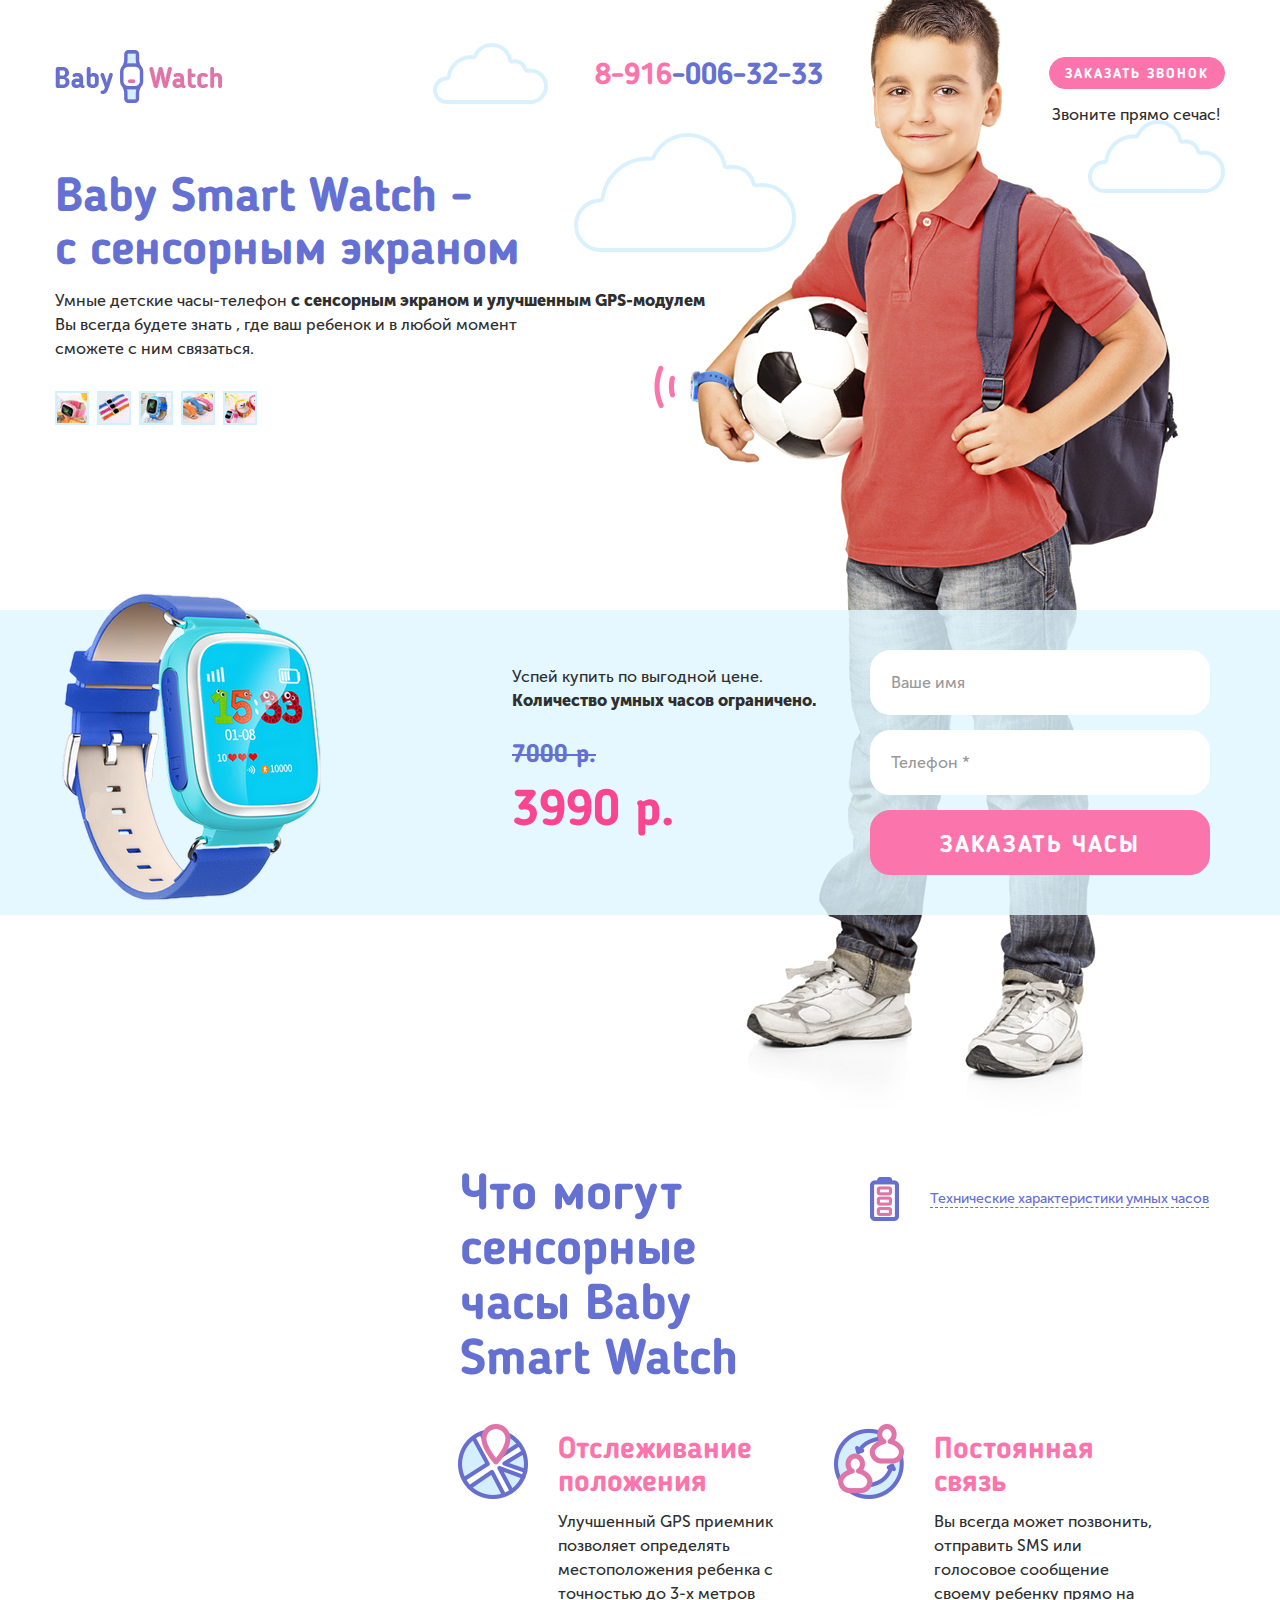
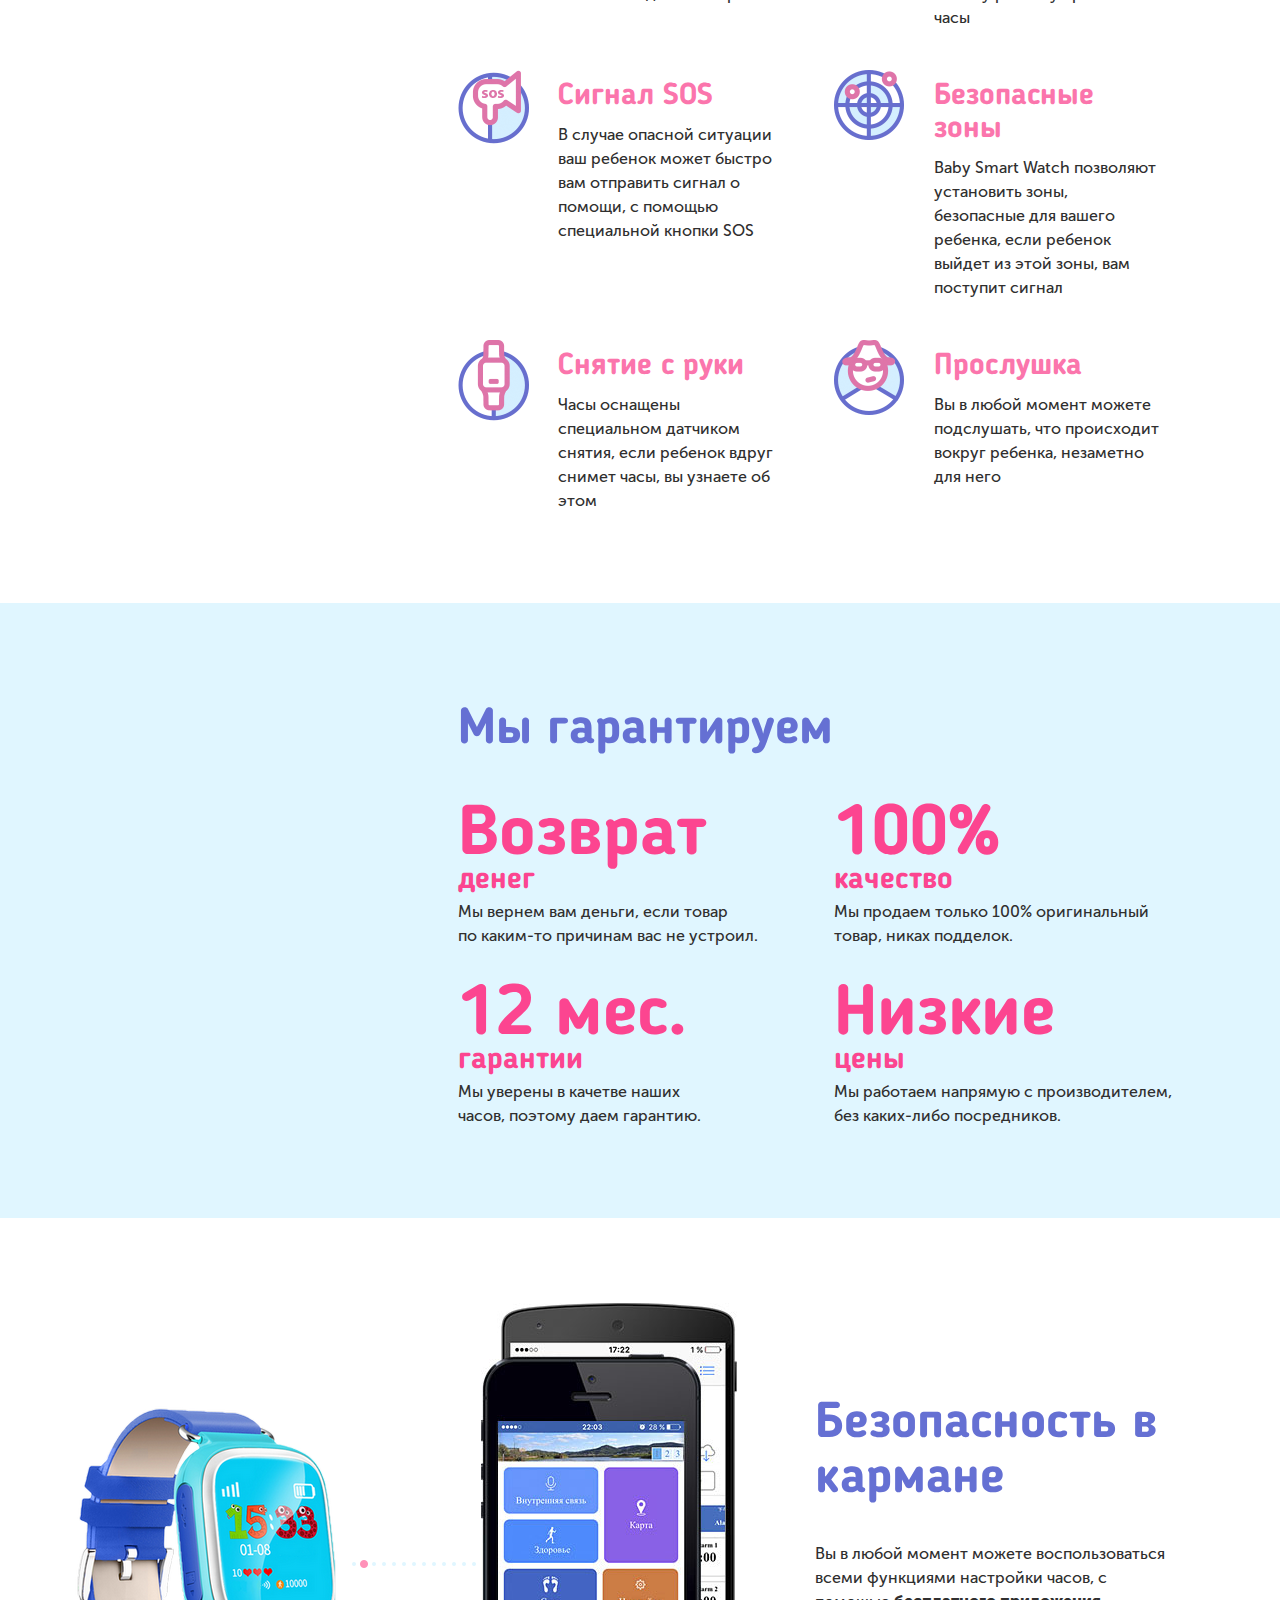
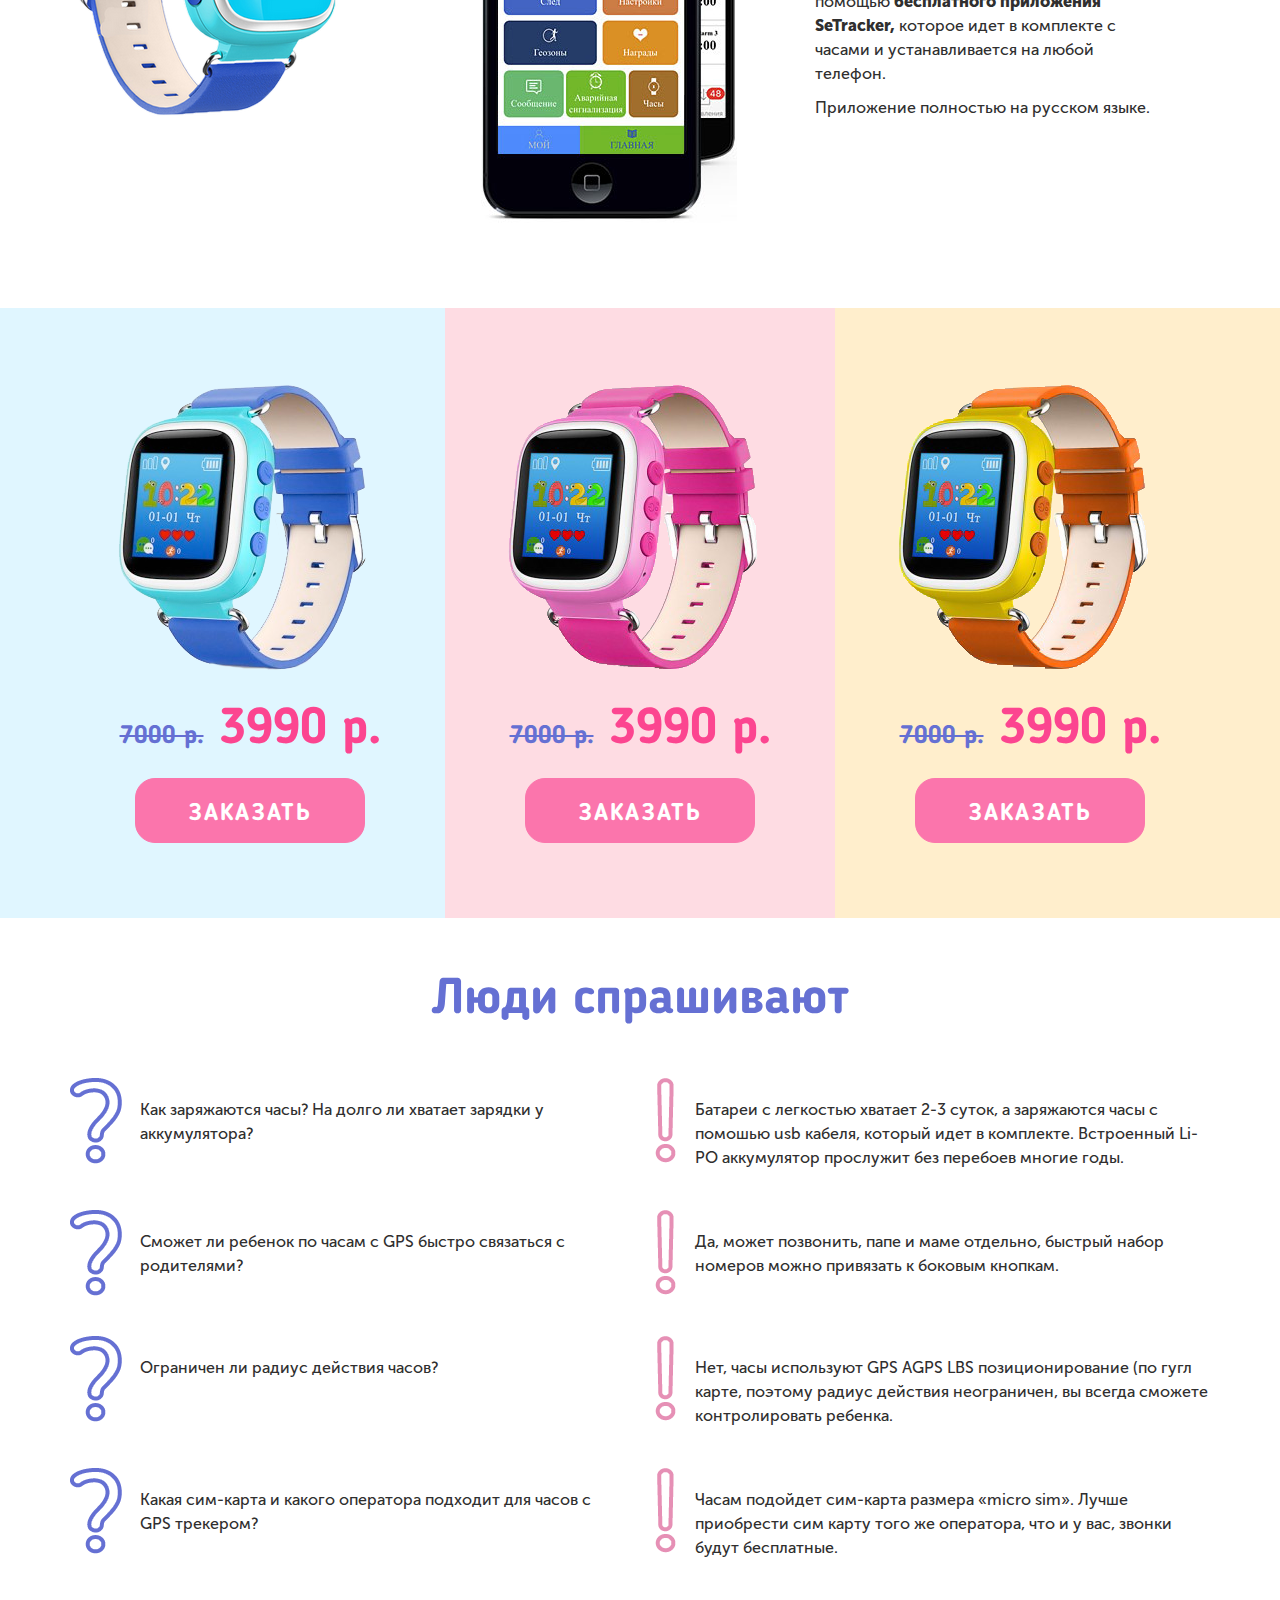
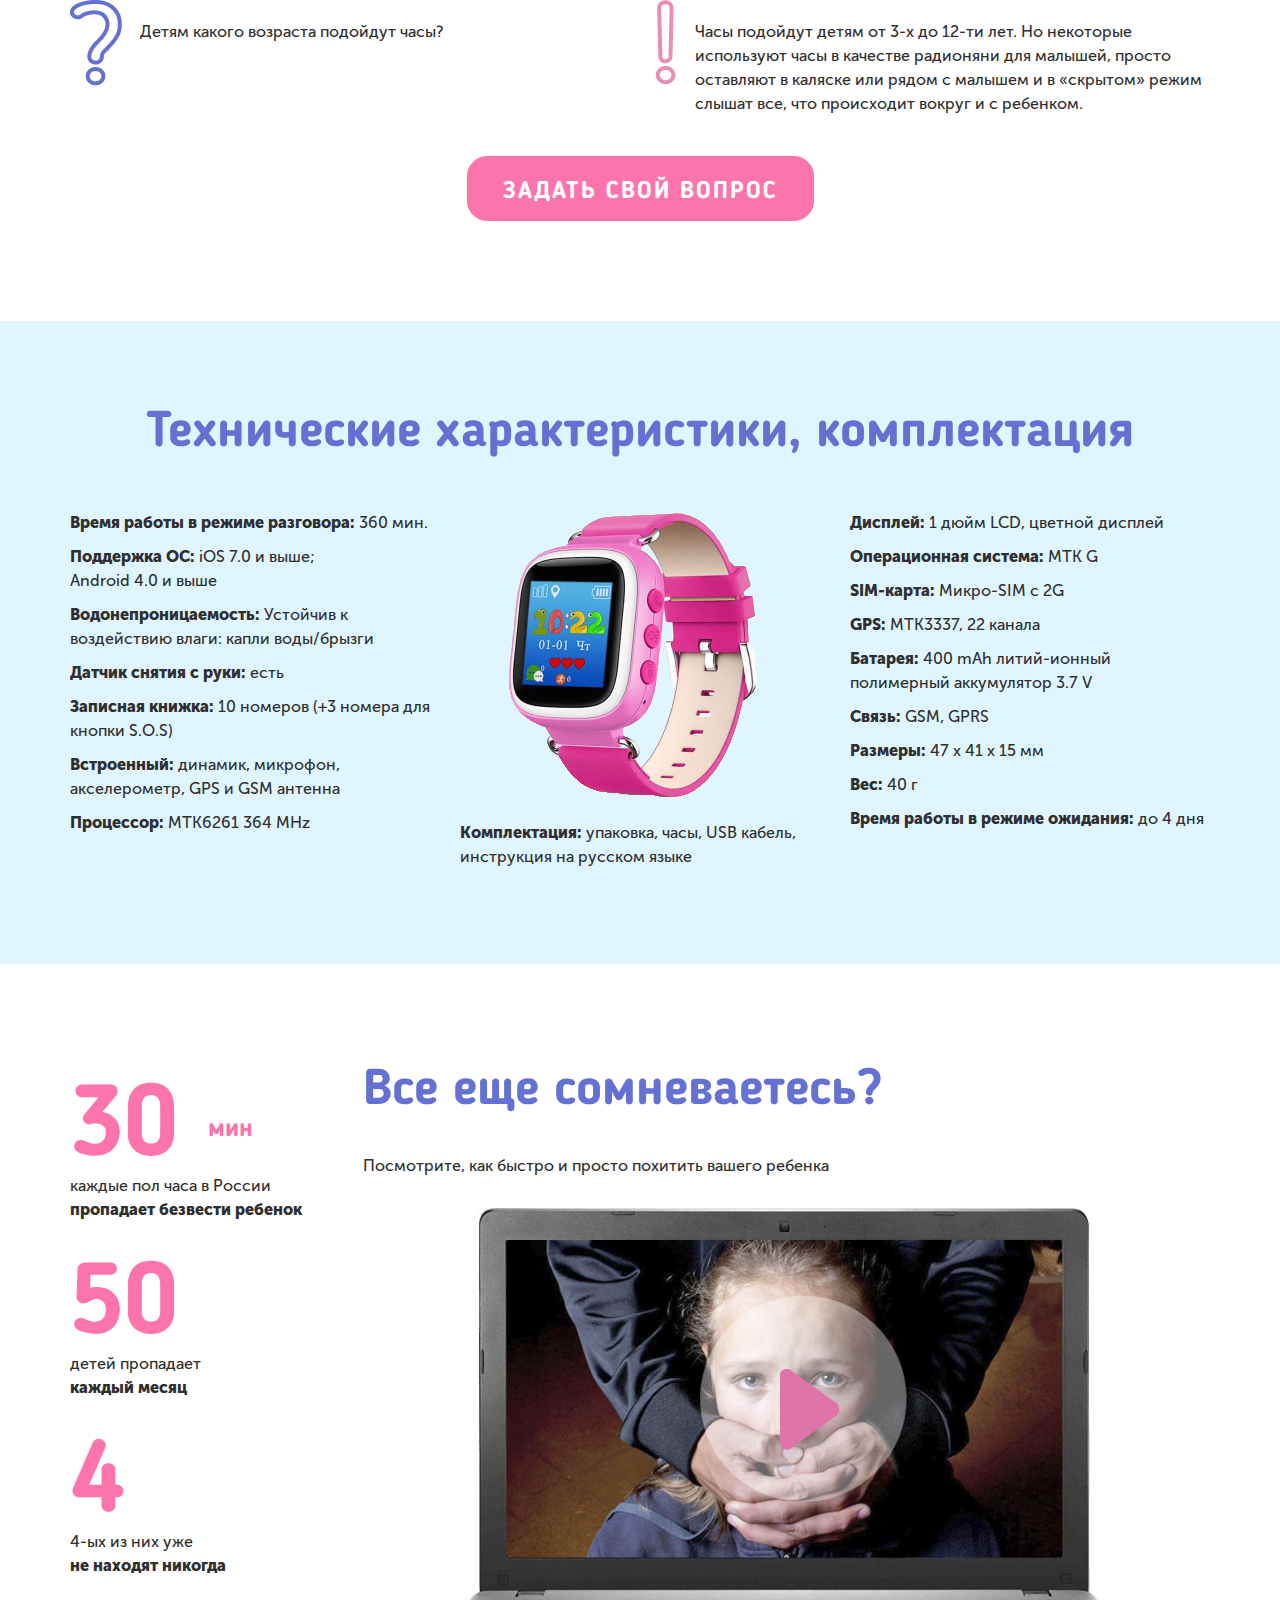
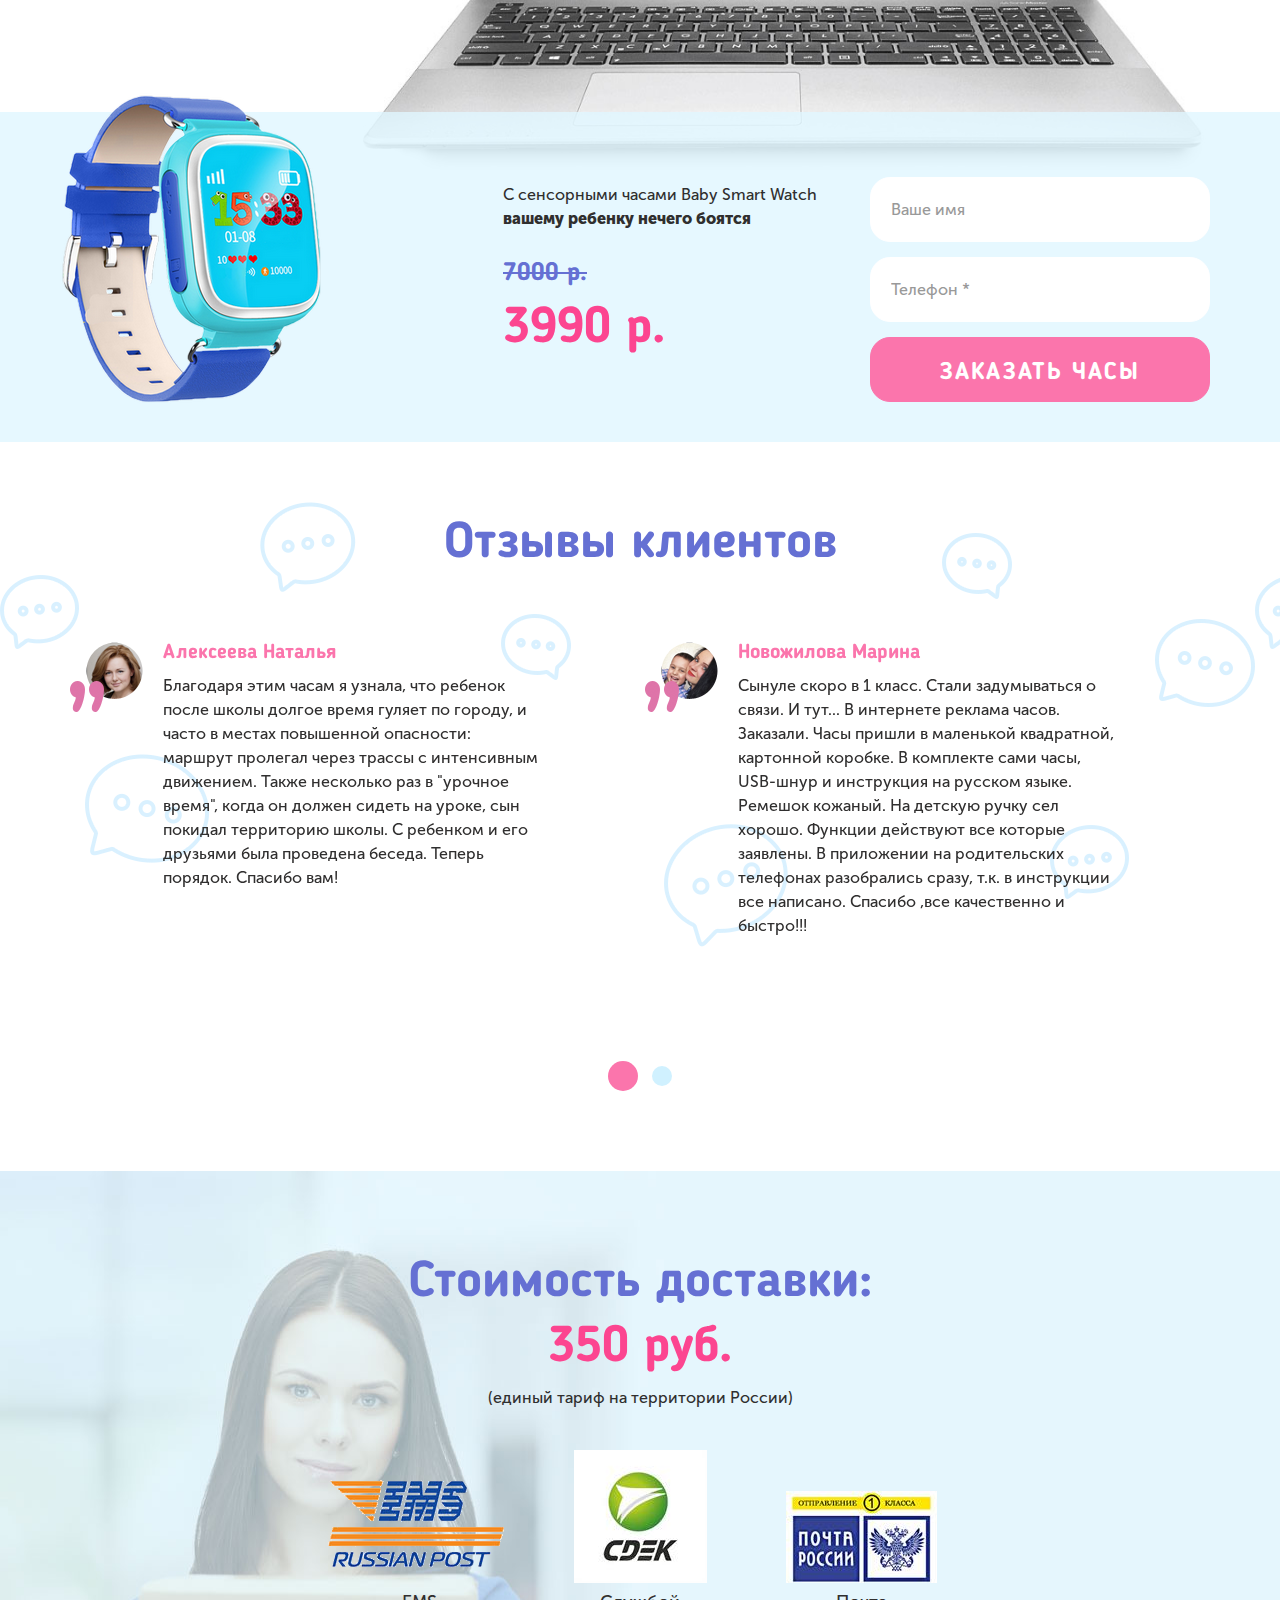
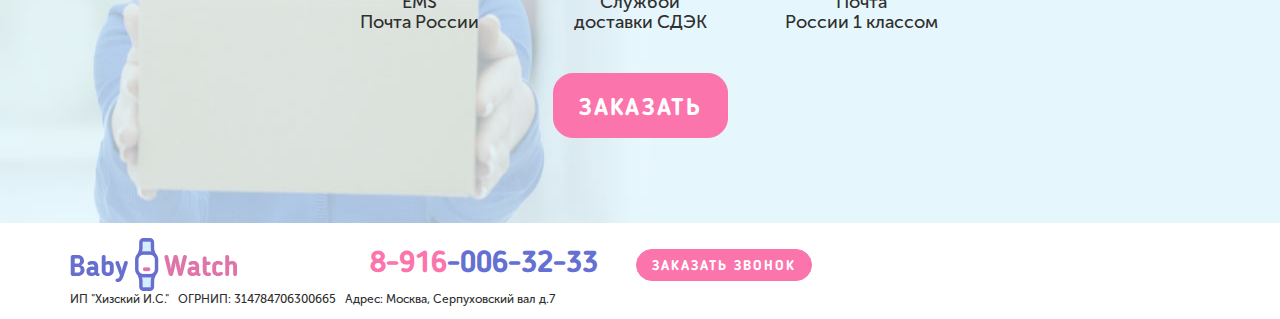
<file: app/index.html>
﻿<!DOCTYPE html>
<html lang="ru">

<head>
    <meta charset="utf-8">
    <meta http-equiv="X-UA-Compatible" content="IE=edge">
    <meta name="viewport" content="width=device-width, initial-scale=1">
    <title>Умные часы для детей Baby Smart Watch сенсорные с GPS маячком</title>
    <meta name="keywords" content="купить часы Q60, q60, smart baby watch q60, беби вотч, q60 санкт петербург, baby watch, babywatch, бэби вотч, беби воч, детские часы, детские часы трекер, часы для детей, трекер для детей, gps трекер, smart baby watch q60, baby watch оптом">
    <meta name="description" content="Умные часы для детей с GPS маячком">
    <link rel="shortcut icon" type="image/x-icon" href="favicon.ico">
    
    
    <!-- HTML5 shim and Respond.js for IE8 support of HTML5 elements and media queries -->
    <!-- WARNING: Respond.js doesn't work if you view the page via file:// -->
    <!--[if lt IE 9]>
      <script src="https://oss.maxcdn.com/html5shiv/3.7.2/html5shiv.min.js"></script>
      <script src="https://oss.maxcdn.com/respond/1.4.2/respond.min.js"></script>
    <![endif]-->

<link rel="stylesheet" href="assets/components/minifyx/cache/styles_4ea4dd777e.min.css" type="text/css">
<link rel="stylesheet" href="assets/components/ajaxform/css/default.css" type="text/css">
<!-- Facebook Pixel Code -->
<script>
!function(f,b,e,v,n,t,s){if(f.fbq)return;n=f.fbq=function(){n.callMethod?
n.callMethod.apply(n,arguments):n.queue.push(arguments)};if(!f._fbq)f._fbq=n;
n.push=n;n.loaded=!0;n.version='2.0';n.queue=[];t=b.createElement(e);t.async=!0;
t.src=v;s=b.getElementsByTagName(e)[0];s.parentNode.insertBefore(t,s)}(window,
document,'script','https://connect.facebook.net/en_US/fbevents.js');
fbq('init', '1580608968915051');
fbq('track', 'PageView');
</script>
<noscript><img height="1" width="1" style="display:none"
src="https://www.facebook.com/tr?id=1580608968915051&ev=PageView&noscript=1"
/></noscript>
<!-- DO NOT MODIFY -->
<!-- End Facebook Pixel Code -->
</head>

<body>
    <header>
        <div class="container">
            <img src="img/logo.png" alt="Умные часы baby smart watch q60">
            <a class="phone" href="tel:89160063233"><span class="red-text">8-916</span>-006-32-33</a>
            <a class="btn btn-danger btn-small open-popup-link popup-with-move-anim" href="#call-back">заказать звонок</a>
            <p class="call-now">Звоните прямо сечас!</p>
            <h1>Baby Smart Watch - <br> с сенсорным экраном<br>
</h1>
            <p>Умные детские часы-телефон <strong>с сенсорным экраном и улучшенным GPS-модулем</strong>
                <br> Вы всегда будете знать , где ваш ребенок и в любой момент
                <br> cможете с ним связаться.</p>
                <div class="zoom-gallery">
                    <a href="img/gallery/1.jpg" title="Розовые часы"><img src="img/gallery/thumb1.jpg" alt="детские часы-телефон Baby Smart Watch q60"></a>
                    <a href="img/gallery/2.jpg" title="Варианты цвета часов"><img src="img/gallery/thumb2.jpg" alt="детские часы-телефон Baby Smart Watch q60"></a>
                    <a href="img/gallery/3.jpg" title="Синие часы"><img src="img/gallery/thumb3.jpg" alt="детские часы-телефон Baby Smart Watch q60"></a>
                    <a href="img/gallery/4.jpg" title="Ремешки"><img src="img/gallery/thumb4.jpg" alt="детские часы-телефон Baby Smart Watch q60" title="Ремешки часов"></a>
                    <a href="img/gallery/5.jpg" title="Обзор часов Baby Smart Watch Q60"><img src="img/gallery/thumb5.jpg" alt="детские часы-телефон Baby Smart Watch q60"></a>
                </div>
                <img id="signal" src="img/signal.gif" alt="Умные часы baby smart watch q60">
        </div>
    </header>
    <div class="screen1" id="functions">
        <div class="header-form-block">
            <div class="container relative text-right">
                <img id="babywatch" src="img/babywatch1.png" alt="Умные часы baby smart watch q60">
                <p>Успей купить по выгодной цене.
                    <br><strong>Количество умных часов ограничено.</strong>
                    <br>
                    <br><span class="oldprice">7000 р.</span>
                    <span class="price">3990 р.</span></p>
<form action="" method="post" class="header-form ajax_form1" >
            <div class="form-group">
                <input type="text" id="af_name" name="name" value="" placeholder="Ваше имя" class="form-control">
                <span class="error_name"></span>
            </div>
            <div class="form-group">
                <input type="tel" id="af_phone" name="phone" value="" placeholder="Телефон *" class="form-control">
                <span class="error_phone1">Это поле обязательно для заполнения.</span>
            </div>
            <button type="submit" class="btn btn-danger">Заказать часы</button>
            
    
        
	<input type="hidden" name="af_action" value="Успей купить по выгодной цене">
</form>
            </div>
        </div>
        <div class="container">
            <div class="row">
                <div class="col-md-4 col-md-offset-4 col-sm-6">
                    <h2>Что могут сенсорные часы Baby Smart Watch</h2>
                </div>
                <div class="col-md-4 col-sm-6 link-wrapper">
                    <a href="#technical" class="open-popup-link popup-with-move-anim">Технические характеристики умных часов</a>
                </div>
            </div>
            <div class="icons-wrap">
                <div class="icon-block icon-01">
                    <h3 class="red-text">Отслеживание положения</h3>
                    <p>Улучшенный GPS приемник позволяет определять местоположения ребенка с точностью до 3-х метров</p>
                </div>
                <div class="icon-block icon-02">
                    <h3 class="red-text">Постоянная связь</h3>
                    <p>Вы всегда может позвонить, отправить SMS или голосовое сообщение своему ребенку прямо на часы</p>
                </div>
                <div class="icon-block icon-03">
                    <h3 class="red-text">Сигнал SOS</h3>
                    <p>В случае опасной ситуации ваш ребенок может быстро вам отправить сигнал о помощи, с помощью специальной кнопки SOS</p>
                </div>
                <div class="icon-block icon-04">
                    <h3 class="red-text">Безопасные зоны</h3>
                    <p>Baby Smart Watch позволяют установить зоны, безопасные для вашего ребенка, если ребенок выйдет из этой зоны, вам поступит сигнал</p>
                </div>
                <div class="icon-block icon-05">
                    <h3 class="red-text">Снятие с руки</h3>
                    <p>Часы оснащены специальном датчиком снятия, если ребенок вдруг снимет часы, вы узнаете об этом</p>
                </div>
                <div class="icon-block icon-06">
                    <h3 class="red-text">Прослушка</h3>
                    <p>Вы в любой момент можете подслушать, что происходит вокруг ребенка, незаметно для него</p>
                </div>
            </div>
        </div>
    </div>
    <div class="screen2" id="warranty">
        <div class="container">
            <div class="icons-wrap">
                <h2>Мы гарантируем</h2>
                <div class="screen2-block">
                    <h3><span>Возврат</span> денег</h3>
                    <p>Мы вернем вам деньги, если товар
                        <br>по каким-то причинам вас не устроил.</p>
                </div>
                <div class="screen2-block">
                    <h3><span>100%</span> качество</h3>
                    <p>Мы продаем только 100% оригинальный
                        <br>товар, никах подделок.</p>
                </div>
                <div class="screen2-block">
                    <h3><span>12 мес.</span> гарантии</h3>
                    <p>Мы уверены в качетве наших
                        <br>часов, поэтому даем гарантию.</p>
                </div>
                <div class="screen2-block">
                    <h3><span>Низкие</span> цены</h3>
                    <p>Мы работаем напрямую с производителем,
                        <br>без каких-либо посредников.</p>
                </div>
            </div>
        </div>
    </div>
    <div class="screen3">
        <div class="container">
            <div class="screen3-block">
                <img src="img/babywatch1.png" alt="Детские умные часы q60"></div>
            <div class="screen3-block">
                <img src="img/connect.gif" alt="Детские умные часы q60"></div>
            <div class="screen3-block">
                <img src="img/app.jpg" alt="приложение для детских умных часов q60"></div>
            <div class="screen3-block screen3-text">
                <h2>Безопасность в кармане</h2>
                <p>Вы в любой момент можете воспользоваться всеми функциями настройки часов, с помощью <strong>бесплатного приложения SeTracker,</strong> которое идет в комплекте с часами и устанавливается на любой телефон.</p>
                <p>Приложение полностью на русском языке.</p>
            </div>
        </div>
    </div>
    <div class="screen4">
        <div class="container">
            <div class="row">
                <div class="col-sm-4 bg-blue">
                    <img src="img/babywatch4.png" alt="Детские умные часы q60">
                    <p><span class="oldprice">7000 р.</span><span class="price">3990 р.</span></p>
                    <a href="#order" class="btn btn-danger open-popup-link popup-with-move-anim">Заказать</a>
                </div>
                <div class="col-sm-4 bg-pink">
                    <img src="img/babywatch2.png" alt="Детские умные часы q60">
                    <p><span class="oldprice">7000 р.</span><span class="price">3990 р.</span></p>
                    <a href="#order" class="btn btn-danger open-popup-link popup-with-move-anim">Заказать</a>
                </div>
                <div class="col-sm-4 bg-yellow">
                    <img src="img/babywatch3.png" alt="Детские умные часы q60">
                    <p><span class="oldprice">7000 р.</span><span class="price">3990 р.</span></p>
                    <a href="#order" class="btn btn-danger open-popup-link popup-with-move-anim">Заказать</a>
                </div>
            </div>
        </div>
    </div>
    <div class="screen5">
        <div class="container text-center">
            <h2>Люди спрашивают</h2>
            <div class="row text-left">
                <div class="col-sm-6">
                    <p class="quest-mark">Как заряжаются часы? На долго ли хватает зарядки у аккумулятора?</p>
                </div>
                <div class="col-sm-6">
                    <p class="exclam-mark">Батареи с легкостью хватает 2-3 суток, а заряжаются часы с помошью usb кабеля, который идет в комплекте. Встроенный Li-PO аккумулятор прослужит без перебоев многие годы.</p>
                </div>
                <div class="clearfix"></div>
                <div class="col-sm-6">
                    <p class="quest-mark">Сможет ли ребенок по часам с GPS быстро связаться с родителями?</p>
                </div>
                <div class="col-sm-6">
                    <p class="exclam-mark">Да, может позвонить, папе и маме отдельно, быстрый набор номеров можно привязать к боковым кнопкам.</p>
                </div>
                <div class="clearfix"></div>
                <div class="col-sm-6">
                    <p class="quest-mark">Ограничен ли радиус действия часов?</p>
                </div>
                <div class="col-sm-6">
                    <p class="exclam-mark">Нет, часы используют GPS AGPS LBS позиционирование (по гугл карте, поэтому радиус действия неограничен, вы всегда сможете контролировать ребенка.</p>
                </div>
                <div class="clearfix"></div>
                <div class="col-sm-6">
                    <p class="quest-mark">Какая сим-карта и какого оператора подходит для часов c GPS трекером?</p>
                </div>
                <div class="col-sm-6">
                    <p class="exclam-mark">Часам подойдет сим-карта размера «micro sim». Лучше приобрести сим карту того же оператора, что и у вас, звонки будут бесплатные. </p>
                </div>
                <div class="clearfix"></div>
                <div class="col-sm-6">
                    <p class="quest-mark">Детям какого возраста подойдут часы?</p>
                </div>
                <div class="col-sm-6">
                    <p class="exclam-mark">Часы подойдут детям от 3-х до 12-ти лет. Но некоторые используют часы в качестве радионяни для малышей, просто оставляют в каляске или рядом с малышем и в «скрытом» режим слышат все, что происходит вокруг и с ребенком.</p>
                </div>
            </div>
            <a href="#question" class="btn btn-danger open-popup-link popup-with-move-anim">Задать свой вопрос</a>
        </div>
    </div>
    <div class="screen6">
        <div class="container">
            <h2 class="text-center">Технические характеристики, комплектация</h2>
            <div class="row">
                <div class="col-sm-4 col-sm-push-4">
                    <img src="img/babywatch2.png" alt="Технические характеристики baby smart watch q60">
                    <p><strong>Комплектация:</strong> упаковка, часы, USB кабель, инструкция на русском языке</p>
                </div>
                <div class="col-sm-4 col-sm-pull-4">
                    <p><strong>Время работы в режиме разговора:</strong> 360 мин.</p>
                    <p><strong>Поддержка ОС:</strong> iOS 7.0 и выше;<br>Android 4.0 и выше</p>
                    <p><strong>Водонепроницаемость:</strong> Устойчив к воздействию влаги: капли воды/брызги</p>
                    <p><strong>Датчик снятия с руки:</strong> есть</p>
                    <p><strong>Записная книжка:</strong> 10 номеров (+3 номера для кнопки S.O.S)</p>
                    <p><strong>Встроенный:</strong> динамик, микрофон, акселерометр, GPS и GSM антенна</p>
                    <p><strong>Процессор:</strong> МТК6261 364 MHz</p>
                </div>
                <div class="col-sm-4">
                    <p><strong>Дисплей:</strong> 1 дюйм LCD, цветной дисплей</p>
                    <p><strong>Операционная система:</strong> МТК G</p>
                    <p><strong>SIМ-карта:</strong> Микро-SIM c 2G</p>
                    <p><strong>GPS:</strong> MTK3337, 22 канала</p>
                    <p><strong>Батарея:</strong> 400 mAh литий-ионный полимерный аккумулятор 3.7 V</p>
                    <p><strong>Связь:</strong> GSM, GPRS</p>
                    <p><strong>Размеры:</strong> 47 х 41 х 15 мм</p>
                    <p><strong>Вес:</strong> 40 г</p>
                    <p><strong>Время работы в режиме ожидания:</strong> до 4 дня</p>
                </div>
            </div>
        </div>
    </div>
    <div class="screen7">
        <div class="container">
            <div class="row">
                <div class="col-sm-3">
                    <h3>30 <span>мин</span></h3>
                    <p>каждые пол часа в России
                        <br><strong>пропадает безвести ребенок</strong></p>
                    <h3>50</h3>
                    <p>детей пропадает
                        <br><strong>каждый месяц</strong></p>
                    <h3>4</h3>
                    <p>4-ых из них уже
                        <br><strong>не находят никогда</strong></p>
                </div>
                <div class="col-sm-9">
                    <h2>Все еще сомневаетесь?</h2>
                    <p>Посмотрите, как быстро и просто похитить вашего ребенка</p>
                    <div class="video">
                        <img src="img/bg-laptop.jpg" alt="видео о небезопасности детей">
                        <iframe src="https://www.youtube.com/embed/iCJfUs6ionE?rel=0&amp;showinfo=0" frameborder="0" allowfullscreen=""></iframe>
                    </div>
                </div>
            </div>
        </div>
        <div class="header-form-block">
            <div class="container relative text-right">
                <img class="babywatch" src="img/babywatch1.png" alt="Умные часы baby smart watch q60">
                <p>С сенсорными часами Baby Smart Watch
                    <br><strong>вашему ребенку нечего боятся</strong>
                    <br>
                    <br><span class="oldprice">7000 р.</span>
                    <span class="price">3990 р.</span></p>
<form action="" method="post" class="header-form ajax_form1">
            <div class="form-group">
                <input type="text" id="af_name" name="name" value="" placeholder="Ваше имя" class="form-control">
                <span class="error_name"></span>
            </div>
            <div class="form-group">
                <input type="tel" id="af_phone" name="phone" value="" placeholder="Телефон *" class="form-control">
                <span class="error_phone1">Это поле обязательно для заполнения.</span>
            </div>
            <button type="submit" class="btn btn-danger">Заказать часы</button>
            
    
        
	<input type="hidden" name="af_action" value="С часами Baby Smart Watch Q60 
вашему ребенку нечего боятся ">
</form>
            </div>
        </div>
    </div>
    <div class="screen8">
        <div class="container">
            <h2 class="text-center">Отзывы клиентов</h2>
            <div class="owl-carousel">
                <div class="item">
                    <h3>Алексеева Наталья</h3>
                    <p>Благодаря этим часам я узнала, что ребенок после школы долгое время гуляет по городу, и часто в местах повышенной опасности: маршрут пролегал через трассы с интенсивным движением. Также несколько раз в "урочное время", когда он должен сидеть на уроке, сын покидал территорию школы. С ребенком и его друзьями была проведена беседа. Теперь порядок. Спасибо вам!</p>
                </div>
                <div class="item item2">
                    <h3>Новожилова Марина</h3>
                    <p>Сынуле скоро в 1 класс. Стали задумываться о связи. И тут... В интернете реклама часов. Заказали. Часы пришли в маленькой квадратной, картонной коробке. В комплекте сами часы, USB-шнур и инструкция на русском языке. Ремешок кожаный. На детскую ручку сел хорошо. Функции действуют все которые заявлены. В приложении на родительских телефонах разобрались сразу, т.к. в инструкции все написано. Спасибо ,все качественно и быстро!!!</p>
                </div>
                <div class="item item3">
                    <h3>Янченков Иван</h3>
                    <p>Подарил сыну часы на день рожденья. Он был в восторге от подарка! Носит часы весь день и даже на ночь не хочет снимать.</p>
                </div>
                <div class="item item4">
                    <h3>Юлия Царева</h3>
                    <p>Волшебные часики! За дочу не переживаю теперь - всегда могу посмотреть в телефоне, где она находится, прослушать, что происходит вокруг, и связаться при необходимости). Основной целью приобретения была возможность прослушки - то есть мы хотели быть в курсе происходящего вокруг нашей дочи в садике. С этой задачей "игрушка" справилась отлично! Звук, конечно, не студийный, но все замечательно слышно. Второе, они (часы) прекрасно заменяют для ребятенка мобильник - есть все что нужно и ничего лишнего, а главное - не теряются!</p>
                </div>
            </div>
        </div>
    </div>


    
    
    
    <div class="deliver">
        <div class="container">
            <h2>Стоимость доставки:</h2>
            <p><span class="price">350 руб.</span><br>(единый тариф на территории России)</p>
            <div class="deliv-block">
                <img src="img/deliv-ems.png" alt="EMS Почта России">
                <h4>EMS<br>Почта России</h4>
            </div>
            <div class="deliv-block">
                <img src="img/deliv-cdek.jpg" alt="Службой доставки СДЭК">
                <h4>Службой<br>доставки СДЭК</h4>
            </div>
            <div class="deliv-block">
                <img src="img/deliv-post.jpg" alt="Почта России 1 классом">
                <h4>Почта<br>России 1 классом</h4>
            </div>
            <div class="clearfix"></div>
            <a href="#paydeliver" class="btn btn-danger open-popup-link popup-with-move-anim pay-link">ЗАКАЗАТЬ</a>
        </div>
    </div>

    <footer>
        <div class="container">
            <img src="img/logo.png" alt="Умные часы baby smart watch q60">
            <a class="phone" href="tel:89160063233"><span class="red-text">8-916</span>-006-32-33</a>
            <a class="btn btn-danger btn-small open-popup-link popup-with-move-anim" href="#call-back">заказать звонок</a>
            <div class="web-56"> <a href="" target="_blank"></a></div>
            <p class="small">ИП "Хизский И.С." &nbsp; ОГРНИП: 314784706300665 &nbsp; Адрес: Москва, Серпуховский вал д.7</p>
        </div>
    </footer>

    <div id="call-back" class="zoom-anim-dialog mfp-hide popup-dialog">
        <h3 class="blue-text">Закажите обратный звонок<br>и мы вам перезвоним</h3>
<form class="ajax_form1" action="" method="post" >
            <div class="form-group">
                <input type="text" id="af_name" name="name" value="" placeholder="Ваше имя" class="form-control">
                <span class="error_name"></span>
            </div>
            <div class="form-group">
                <input type="tel" id="af_phone" name="phone" value="" placeholder="Телефон *" class="form-control">
                <span class="error_phone1">Это поле обязательно для заполнения.</span>
            </div>

            <button type="submit" class="btn btn-danger">Заказать звонок</button>
            
    
        
	<input type="hidden" name="af_action" value="Заказать звонок">
</form>
    </div>

    <div id="order" class="zoom-anim-dialog mfp-hide popup-dialog">
        <h3 class="blue-text">Заказать<br> сенсорные Baby Smart Watch</h3>
<form class="ajax_form1" action="" method="post">
            <div class="form-group">
                <input type="text" id="af_name" name="name" value="" placeholder="Ваше имя" class="form-control">
                <span class="error_name"></span>
            </div>
            <div class="form-group">
                <input type="tel" id="af_phone" name="phone" value="" placeholder="Телефон *" class="form-control">
                <span class="error_phone1">Это поле обязательно для заполнения.</span>
            </div>

            <button type="submit" class="btn btn-danger">Заказать</button>
            
    
        
	<input type="hidden" name="af_action" value="Заказать Baby Smart Watch Q60">
</form>
    </div>

    <div id="question" class="zoom-anim-dialog mfp-hide popup-dialog">
        <h3 class="blue-text">Задать свой вопрос</h3>
<form class="ajax_form1" action="" method="post">
            <div class="form-group">
                <input type="text" id="af_name" name="name" value="" placeholder="Ваше имя" class="form-control">
                <span class="error_name"></span>
            </div>
            <div class="form-group">
                <input type="tel" id="af_phone" name="phone" value="" placeholder="Телефон *" class="form-control">
                <span class="error_phone1">Это поле обязательно для заполнения.</span>
            </div>
            <div class="form-group">
                <textarea id="af_message" name="message" class="form-control" rows="5" placeholder="Ваш вопрос"></textarea>
                <span class="error_message"></span>
            </div>
            <button type="submit" class="btn btn-danger">Отправить вопрос</button>
            
    
        
	<input type="hidden" name="af_action" value="Задать вопрос">
</form>
    </div>


    <div id="technical" class="zoom-anim-dialog mfp-hide popup-dialog text-left">
        <h3 class="blue-text text-center">Характеристики<br> сенсорных Baby Smart Watch:</h3>
        <p><strong>Поддержка ОС:</strong> iOS 7.0 и выше, Android 4.0 и выше</p>
        <p><strong>Водонепроницаемость:</strong> капли воды, брызги</p>
        <p><strong>Датчик снятия с руки:</strong> есть</p>
        <p><strong>Записная книжка:</strong> 10 номеров (+3 номера для кнопки S.O.S)</p>
        <p><strong>Встроенный:</strong> динамик, микрофон, акселерометр, GPS и GSM антенна</p>
        <p><strong>SIМ-карта:</strong> Микро-SIM c 2G</p>
        <p><strong>Процессор:</strong> МТК6261 364 MHz</p>
        <p><strong>GPS:</strong> MTK3337, 22 канала</p>
        <p><strong>Дисплей:</strong> 1 дюйм LCD, цветной дисплей</p>
        <p><strong>Операционная система:</strong> МТК G</p>
        <p><strong>Язык:</strong> Русский, Английский</p>
        <p><strong>Цвет:</strong> голубой, розовый, желтый</p>
        <p><strong>Размеры:</strong> 44*37*13 мм</p>
        <p><strong>Вес:</strong> 40 г</p>
        <p><strong>Батарея:</strong> 400 mAh литий-ионный полимерный аккумулятор 3.7 V</p>
        <p><strong>Связь:</strong> GSM, GPRS</p>
        <p><strong>Bluetooth:</strong> BT 3.0, BT 4.0</p>
        <p><strong>Позиционирование:</strong> GPS, AGPS, LBS</p>
    </div>
    <div id="paydeliver" class="zoom-anim-dialog mfp-hide popup-dialog">
 <h3 class="blue-text">Заказать<br>Baby Smart Watch сенсорные</h3>
<form class="ajax_form1" action="" method="post">
            <div class="form-group">
                <input type="text" id="af_name" name="name" value="" placeholder="Ваше имя" class="form-control">
                <span class="error_name"></span>
            </div>
            <div class="form-group">
                <input type="tel" id="af_phone" name="phone" value="" placeholder="Телефон *" class="form-control">
                <span class="error_phone1">Это поле обязательно для заполнения.</span>
            </div>
  
            <button type="submit" class="btn btn-danger">Заказать</button>
            
    
        
	<input type="hidden" name="af_action" value="Заказать Baby Smart Watch Q60">
</form>

	   </div>

	   
	   
	   
	   
	   
	   
	   
	   <div id="jGrowl" class="top-right jGrowl">
	   <div class="jGrowl-notification"></div>
	   <div class="jGrowl-notification ui-state-highlight ui-corner-all af-message-error" style="display: none;">
	   <div class="jGrowl-close">×</div><div class="jGrowl-header"></div><div class="jGrowl-message">
	   <p class="error">Пожалуйста, заполните все поля.</p></div>
	   </div>
	   </div>
	   
	   
	   
	   
	   <div id="jGrowl" class="top-right jGrowl">
	   <div class="jGrowl-notification"></div>
	   <div class="jGrowl-notification ui-state-highlight ui-corner-all af-message-success" style="display: none;">
	   <div class="jGrowl-close">×</div><div class="jGrowl-header"></div>
	   <div class="jGrowl-message">Ваше сообщение отправлено</div></div></div>
    <!-- jQuery (necessary for Bootstrap's JavaScript plugins) -->
    <!--script src="https://ajax.googleapis.com/ajax/libs/jquery/1.12.2/jquery.min.js"></script-->
    <script src="js/jquery-1.10.1.min.js"></script>
    <!-- Include all compiled plugins (below), or include individual files as needed -->
    
    


    
    
   
<script type="text/javascript" src="assets/components/minifyx/cache/scripts_dc70768988.min.js"></script>
<script type="text/javascript" src="assets/components/ajaxform/js/default.js"></script>
<script>
$(document).ready(function () {
	 $(".ajax_form1").submit(function() {
		if ($(this).find('input[name="phone"]').val()==''){ 
		
		$(".error_phone1").attr("style", "display: block;");
		$(".af-message-error").attr("style", "display: block;");
		      setTimeout(function(){
        $(".error_phone1").attr("style", "display:none;");
		$(".af-message-error").attr("style", "display: none;");
      },3000);
	  
	  
		return false;}
		

        $.ajax({
            type: "POST",
		url: "sendmail.php",
		data: $(this).serialize(),
        success: function(data){
		window.location.href = "thanks.html"; 
			
		}
      }); 
	  return false;
});

				
});
</script>
<!-- Yandex.Metrika counter --> <script type="text/javascript"> (function (d, w, c) { (w[c] = w[c] || []).push(function() { try { w.yaCounter38163120 = new Ya.Metrika({ id:38163120, clickmap:true, trackLinks:true, accurateTrackBounce:true, webvisor:true }); } catch(e) { } }); var n = d.getElementsByTagName("script")[0], s = d.createElement("script"), f = function () { n.parentNode.insertBefore(s, n); }; s.type = "text/javascript"; s.async = true; s.src = "https://mc.yandex.ru/metrika/watch.js"; if (w.opera == "[object Opera]") { d.addEventListener("DOMContentLoaded", f, false); } else { f(); } })(document, window, "yandex_metrika_callbacks"); </script> <noscript><div><img src="https://mc.yandex.ru/watch/38163120" style="position:absolute; left:-9999px;" alt="" /></div></noscript> <!-- /Yandex.Metrika counter -->
</body>

</html>
</file>
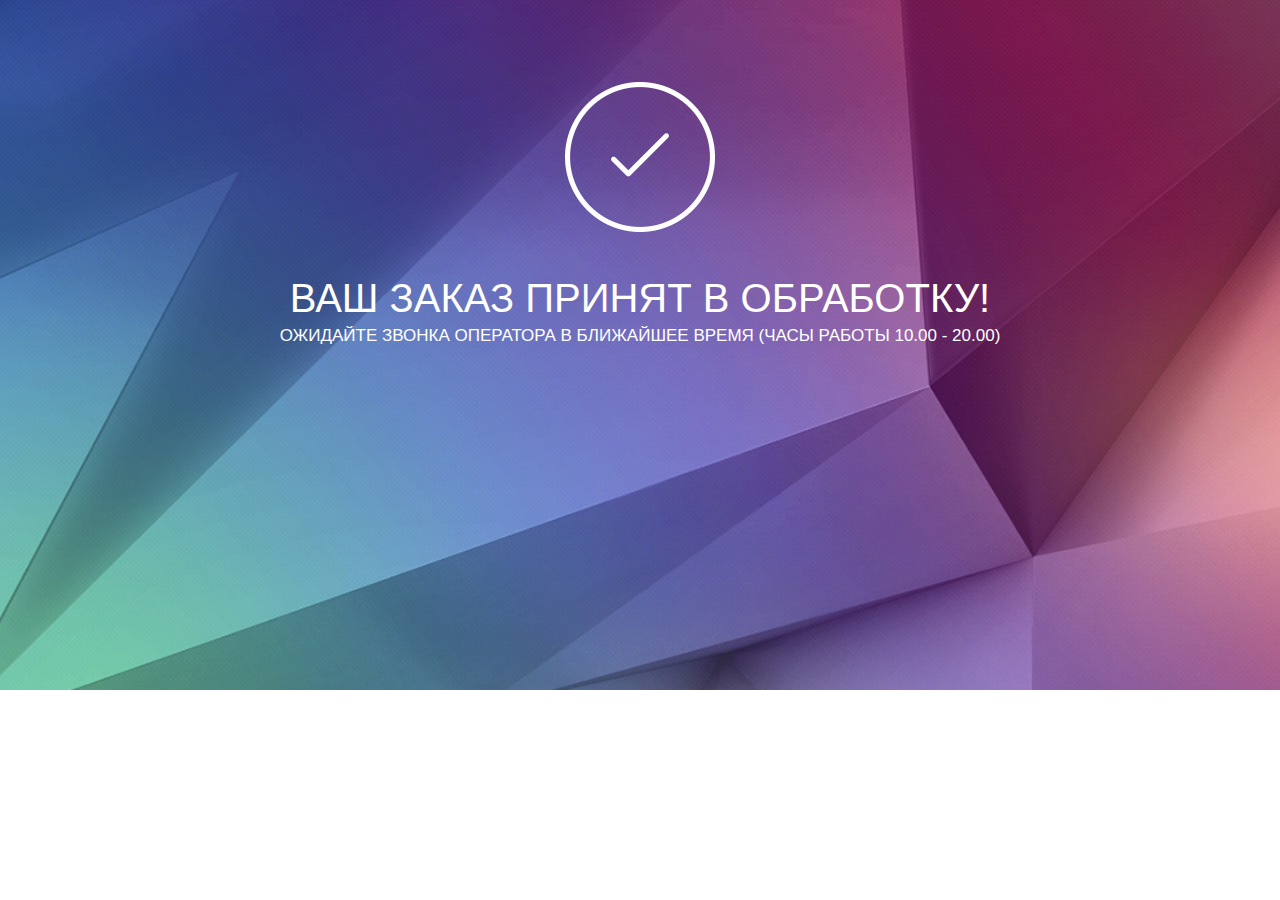
<file: app/thanks.html>
﻿
<!DOCTYPE html>
<!--[if lt IE 7]><html lang="ru" class="lt-ie9 lt-ie8 lt-ie7"><![endif]-->
<!--[if IE 7]><html lang="ru" class="lt-ie9 lt-ie8"><![endif]-->
<!--[if IE 8]><html lang="ru" class="lt-ie9"><![endif]-->
<!--[if gt IE 8]><!-->
<html lang="ru">
<!--<![endif]-->
<head>
	<meta charset="utf-8" />
	<title>Ваш заказ принят</title>
	<meta name="description" content="" />
	<meta http-equiv="X-UA-Compatible" content="IE=edge" />
	<meta name="viewport" content="width=device-width, initial-scale=1.0" />
	<!-- <link rel="stylesheet" href="libs/owl.carousel.2/assets/owl.carousel.css" /> -->
	<style>/*
//////////// ÃÅ¾Ãâ€˜ÃÂ©ÃËœÃâ€¢ ÃÂ¡ÃÂ¢ÃËœÃâ€ºÃËœ //////////////////
// ÃÂ ÃÂÃâ€”ÃÅ“Ãâ€¢ÃÂ  ÃÂ¸ ÃÅ¸ÃÅ¾Ãâ€ºÃÅ¾Ãâ€“Ãâ€¢ÃÂÃËœÃâ€¢
*/

.w100 {width: 100%;}
.h100 {height: 100%;}
.noPadding {padding: 0;}
.posA {position: absolute;}
.posR {position: relative;}
.centerT {text-align: center;}
.rightT {text-align: right;}
.centerB {margin: auto;}
.m0 {margin: 0;}
.uppercase {text-transform: uppercase;}
/*********************************************/
body {
	font-family: "RobotoRegular", Arial, sans-serif;
	font-size: 16px;
	text-align: center;
	color: #ffffff;
	background: url(./img/low_poly_background.jpg) center / cover no-repeat !important;
}
.wrap {
	max-width: 1962px;
/*
	min-width: 1260px;
*/	
}
header {
	/* background: url(../img/low_poly_background.jpg) center / cover no-repeat; */
	height: 600px;
	font: 300 17px / 30px Roboto;
}
header .check_img {
	background: url(./img/check.png) center / cover no-repeat;
	margin: 82px auto 51px;
	width: 150px;
	height: 150px;
}
header .title.border_white {
	border: 3px #fff solid;
	margin: 52px auto;
	width: 700px;
	height: 144px;
}
header .title h2 {
	font-family: "RobotoRegular", Arial, sans-serif;
	font-size: 40px;
	font-weight: 400;
	margin: 38px auto 8px;
	text-transform: uppercase;
}
header .title p {
	font-family: "RobotoRegular", Arial, sans-serif;
	margin-top: 5px;
}
/*=====================================
|   |   |   |     ÃÂ¡ÃÂ¿ÃÂµÃ‘â€  ÃÂ¿Ã‘â‚¬ÃÂµÃÂ´ÃÂ»ÃÂ¾ÃÂ¶ÃÂµÃÂ½ÃÂ¸ÃÂµ
======================================*/
.spec {
	height: 261px;
	background-color:#3e51b5;
}
.spec .title {
	text-transform: uppercase;
	font-family: "RobotoRegular", Arial, sans-serif;
	font-size: 24px;
	font-weight: 400;
	margin: 38px auto 8px;
	text-transform: uppercase;
	margin-top: 51px;
	
}
.spec h1 {
	font-family: "RobotoRegular", Arial, sans-serif;
	font-size: 50px;
	font-weight: 400;
	margin: 38px auto 8px;
	text-transform: uppercase;
	margin: 0 auto;
}
.spec p {
	margin-top: 0;
}
/*=====================================
|   |   |   |     ÃÂ¢ÃÅ¾Ãâ€™ÃÂÃÂ ÃÂ«
======================================*/
article {
	height: 100%;
    background-color: #E7E7EB;
    padding-bottom: 30px;
}
.mt {margin-top: -90px;}
article section {
	position: relative;
	width: 500px;
	height: 590px;
	color: #444444;
	font: 15px / 20px Roboto;
	background-color: #fff;
	margin-bottom: 50px;
}
section .slider {
	position: relative;
}
section .slider .item {
	display: block;
	width: 500px;
	height: 300px;
	background-position: center;
	background-repeat: no-repeat;
	background-size: cover;
}
/* ÃÅ¡ÃÂ°Ã‘â‚¬Ã‘â€šÃÂ¸ÃÂ½ÃÂºÃÂ¸ Ã‘ÂÃÂ»ÃÂ°ÃÂ¹ÃÂ´ÃÂµÃ‘â‚¬ÃÂ° */
.i2 {
	background-image: url(../img/BaByliss-curl-secret-step3.jpg);
}
.i1 {
	background-image: url(../img/bab1.jpg);
}
.i3 {
	background-image: url(../img/maxresdefault.jpg);
}
.i4 {
	background-image: url(../img/fast1.jpg);
}
.i5 {
	background-image: url(../img/scholl1.jpg);
}
/*********************/
section .left {
	position: absolute;
	z-index: 2;
	top: 130px;
	left: 10px;
	width: 23px;
	height: 40px;
	background: url(../img/left_arrow.png);
	cursor: pointer;
}
section .right {
	position: absolute;
	z-index: 2;
	top: 130px;
	right: 10px;
	width: 23px;
	height: 40px;
	background: url(../img/right_arrow.png);
	cursor: pointer;
}
article .cena {
	position: absolute;
	z-index: 2;
	top: 280px;
	left: 362px;
	width: 118px;
	height: 40px;
	background-color:#3e51b5;
	color: #fff;
	padding-top: 4px;
	font: 24px / 30px Roboto;
}
article .cena span {
	font: 17px / 30px Roboto;
}
article .desc {
	text-align: left;
	padding: 0px 31px;
}
article h3 {
	font: 500 24px / 30px Roboto;
	margin-top: 30px;
	margin-bottom: 5px;
}
article p {
	margin-top: 0;
	margin-bottom: 28px;
}
article a {
	display: block;
	width: 260px;
	height: 50px;
	text-align: center;
	padding-top: 14px;
	margin: auto;
	background-color: #ff4036;
	text-decoration: none;
	color: #fff;
}
article a:hover {
	background-color: #FF534A;
}
article a.buy {
	background-color:#3e51b5;
	-webkit-transition: all 1s;
	-o-transition: all 1s;
	transition: all 1s;
}
.block-prod{
	background: #fff;
	color: #000;
	-webkit-box-shadow: 0px 0px 24px -3px rgba(0,0,0,0.55);
	-moz-box-shadow: 0px 0px 24px -3px rgba(0,0,0,0.55);
	box-shadow: 0px 0px 24px -3px rgba(0,0,0,0.55);
	width: 100%;
	max-width: 1000px;
	margin: 0 auto;
	min-height: 200px;
	border-radius: 15px;
	margin-top: -200px;
	box-sizing: border-box;
	padding: 30px 30px;
	border: 5px solid #71C1B6;
}
	.block-prod .ipic{
		float: left;
		width: 40%;
		border: 1px solid #eee;
		padding: 0 0 20px 0;
	}
		.block-prod .ipic img{
			display: block;
			max-width: 100%;
		}
	.block-prod .ipic-info{
		width: 60%;
		text-align: left;
		font-size: 14px;
		box-sizing: border-box;
		padding-left: 40px;
		float: left;
	}
	.block-prod h2{
		font-size: 18px;
		color: #000;
		text-transform: uppercase;
		padding: 0 0 30px 0;
		margin: 0;
	}
	.block-prod .ipic-info h3{
		font-size: 30px;
		font-family: "RobotoBold", Arial;
		color: #7A1E4D;
		text-transform: uppercase;
		padding: 0 0 10px 0;
		margin: 0;
	}
	.block-prod .ipic-info h3 span{
		font-size: 14px;
		color: #000;
		text-transform: none;
		padding: 0 0 10px 0;
		margin: 0;
		display: block;
	}
	.block-prod .ipic-info p{
		padding: 0 0 10px 0;
		margin: 0;
	}
	.block-prod .ipic .price{
		padding: 10px 0 20px 0;
		font-family: "RobotoBold", Arial;
	}
	.block-prod .ipic .price span.old{
		font-size: 28px;
		color: #000;
		text-decoration: line-through;
	}
	.block-prod .ipic .price span{
		font-size: 40px;
		color: red;
		display: block;
		text-align: center;
		padding: 10px 0 0 0;
	}
	.block-prod ul li{
		padding: 3px 0;
		font-size: 13px;
	}
	.block-prod .btn-order a{
		background: #7A1E4D;
		font-family: "RobotoBold", Arial;
		font-size: 18px;
		color: #fff;
		text-transform: uppercase;
		width: 180px;
		-webkit-box-shadow: 0px 0px 24px -3px rgba(0,0,0,0.55);
		-moz-box-shadow: 0px 0px 24px -3px rgba(0,0,0,0.55);
		box-shadow: 0px 0px 24px -3px rgba(0,0,0,0.55);
		margin: 0 auto;
		border-radius: 5px;
		box-sizing: border-box;
		padding: 12px 20px 11px 20px;
		display: block;
	}
	.block-prod .btn-order input[type="submit"]{
		background: #7A1E4D;
		font-family: "RobotoBold", Arial;
		font-size: 18px;
		color: #fff;
		text-transform: uppercase;
		width: 180px;
		-webkit-box-shadow: 0px 0px 24px -3px rgba(0,0,0,0.55);
		-moz-box-shadow: 0px 0px 24px -3px rgba(0,0,0,0.55);
		box-shadow: 0px 0px 24px -3px rgba(0,0,0,0.55);
		margin: 0 auto;
		border-radius: 5px;
		box-sizing: border-box;
		padding: 12px 20px 11px 20px;
		display: block;
		border:0;
	}


@media only screen and (max-width: 768px) {
	.slick-prev, .slick-next {
		display: none !important;
	} 
	header .check_img {
		margin: 42px auto 30px;
		background-size: 70px 70px;
		width: 70px;
		height: 70px;
	}
	header .title h2 {
		font-family: "RobotoRegular", Arial, sans-serif;
		font-size: 36px;
		font-weight: 400;
		line-height: 1.2;
		margin: 18px auto 8px;
	}
	header .title p {
		font-family: "RobotoRegular", Arial, sans-serif;
		font-size: 14px;
		margin-top: 5px;
		line-height: 1.4;
	}
	.block-prod{
		margin-top: -280px;
	}
}
	
@media only screen and (max-width: 550px) {
	header .title h2 {
		font-size: 28px;
		margin: 12px auto 8px;
	}
	.block-prod .ipic{
		float: none;
		width: 100%;
		box-sizing: border-box;
		border-bottom: 2px solid #eee;
		padding: 10px 20px 20px 20px;
		margin-bottom: 30px;
	}
	.block-prod .ipic-info{
		float: none;
		width: 100%;
		padding-top: 10px;
		padding-left: 0;
	}
	.block-prod .ipic .price{
		padding: 10px 0 10px 0;
	}
	.block-prod .ipic .price span.old{
		font-size: 24px;
	}
	.block-prod .ipic .price span{
		font-size: 32px;
		color: red;
		display: block;
		text-align: center;
		padding: 10px 0 0 0;
	}
	.block-prod{
		-webkit-box-shadow: none;
		-moz-box-shadow: none;
		box-shadow: none;
		width: 100%;
		border: 5px solid #71C1B6;
		border-left: none;
		border-right: none;
		border-radius: 0;
	}
	
}
</style>
<!-- Facebook Pixel Code -->
<script>
!function(f,b,e,v,n,t,s){if(f.fbq)return;n=f.fbq=function(){n.callMethod?
n.callMethod.apply(n,arguments):n.queue.push(arguments)};if(!f._fbq)f._fbq=n;
n.push=n;n.loaded=!0;n.version='2.0';n.queue=[];t=b.createElement(e);t.async=!0;
t.src=v;s=b.getElementsByTagName(e)[0];s.parentNode.insertBefore(t,s)}(window,
document,'script','https://connect.facebook.net/en_US/fbevents.js');
fbq('init', '1580608968915051');
fbq('track', 'PageView');
</script>
<noscript><img height="1" width="1" style="display:none"
src="https://www.facebook.com/tr?id=1580608968915051&ev=PageView&noscript=1"
/></noscript>
<!-- DO NOT MODIFY -->
<!-- End Facebook Pixel Code -->
</head>
<body>
	<!--[if lt IE 9]>
	<script src="libs/html5shiv/es5-shim.min.js"></script>
	<script src="libs/html5shiv/html5shiv.min.js"></script>
	<script src="libs/html5shiv/html5shiv-printshiv.min.js"></script>
	<script src="libs/respond/respond.min.js"></script>
	<![endif]-->

	<div class="wrap">
		<header>
			<div class="container">
				<div class="row">
					<div class="col-md-12">
						<div class="check_img"></div>
						<div class="title">
							<h2>Ваш заказ принят в обработку!</h2>
							<p class="uppercase">Ожидайте звонка оператора в ближайшее время (часы работы 10.00 - 20.00)</p>
						</div>
					</div>
				</div>
			</div>
		</header>

	
	</div>
	
	<style>.cbalink {display:none !important; }</style>


<!-- End Google Tag Manager -->
	<!-- Yandex.Metrika counter --><!-- /Yandex.Metrika counter -->
	<!-- Google Analytics counter --><!-- /Google Analytics counter -->
	<!-- Yandex.Metrika counter --> <script type="text/javascript"> (function (d, w, c) { (w[c] = w[c] || []).push(function() { try { w.yaCounter38163120 = new Ya.Metrika({ id:38163120, clickmap:true, trackLinks:true, accurateTrackBounce:true, webvisor:true }); } catch(e) { } }); var n = d.getElementsByTagName("script")[0], s = d.createElement("script"), f = function () { n.parentNode.insertBefore(s, n); }; s.type = "text/javascript"; s.async = true; s.src = "https://mc.yandex.ru/metrika/watch.js"; if (w.opera == "[object Opera]") { d.addEventListener("DOMContentLoaded", f, false); } else { f(); } })(document, window, "yandex_metrika_callbacks"); </script> <noscript><div><img src="https://mc.yandex.ru/watch/38163120" style="position:absolute; left:-9999px;" alt="" /></div></noscript> <!-- /Yandex.Metrika counter -->
</body>
</html>
</file>
<file: app/assets/components/minifyx/cache/styles_4ea4dd777e.min.css>
﻿span.error_phone1 {
    display: none;
    color: brown;
}
html,body,div,span,applet,object,iframe,h1,h2,h3,h4,h5,h6,p,blockquote,pre,a,abbr,acronym,address,big,cite,code,del,dfn,em,img,ins,kbd,q,s,samp,small,strike,strong,sub,sup,tt,var,b,u,i,center,dl,dt,dd,ol,ul,li,fieldset,form,label,legend,table,caption,tbody,tfoot,thead,tr,th,td,article,aside,canvas,details,embed,figure,figcaption,footer,header,hgroup,menu,nav,output,ruby,section,summary,time,mark,audio,video{margin:0;padding:0;border:0;font-size:100%;font:inherit;vertical-align:baseline}article,aside,details,figcaption,figure,footer,header,hgroup,menu,nav,section{display:block}body{line-height:1}ol,ul{list-style:none}blockquote,q{quotes:none}blockquote:before,blockquote:after,q:before,q:after{content:"";content:none}table{border-collapse:collapse;border-spacing:0}
html {font-family: sans-serif;-webkit-text-size-adjust: 100%;-ms-text-size-adjust: 100%;}
body {margin: 0;}
article, aside, details, figcaption, figure, footer, header, hgroup, main, menu, nav, section, summary {display: block;}
audio, canvas, progress, video {display: inline-block;vertical-align: baseline;}
audio:not([controls]) {display: none;height: 0;}
[hidden], template {display: none;}
a {background-color: transparent;}
a:active, a:hover {outline: 0;}
abbr[title] {border-bottom: 1px dotted;}
b, strong {font-weight: 700;}
dfn {font-style: italic;}
h1 {margin: .67em 0;font-size: 2em;}
mark {color: #000;background: #ff0;}
small {font-size: 80%;}
sub, sup {position: relative;font-size: 75%;line-height: 0;vertical-align: baseline;}
sup {top: -.5em;}
sub {bottom: -.25em;}
img {border: 0;}
svg:not(:root) {overflow: hidden;}
figure {margin: 1em 40px;}
hr {height: 0;-webkit-box-sizing: content-box;-moz-box-sizing: content-box;box-sizing: content-box;}
pre {overflow: auto;}
code, kbd, pre, samp {font-family: monospace,monospace;font-size: 1em;}
button, input, optgroup, select, textarea {margin: 0;font: inherit;color: inherit;}
button {overflow: visible;}
button, select {text-transform: none;}
button, html input[type=button], input[type=reset], input[type=submit] {-webkit-appearance: button;cursor: pointer;}
button[disabled], html input[disabled] {cursor: default;}
button::-moz-focus-inner, input::-moz-focus-inner {padding: 0;border: 0;}
input {line-height: normal;}
input[type=checkbox], input[type=radio] {-webkit-box-sizing: border-box;-moz-box-sizing: border-box;box-sizing: border-box;padding: 0;}
input[type=number]::-webkit-inner-spin-button, input[type=number]::-webkit-outer-spin-button {height: auto;}
input[type=search] {-webkit-box-sizing: content-box;-moz-box-sizing: content-box;box-sizing: content-box;-webkit-appearance: textfield;}
input[type=search]::-webkit-search-cancel-button, input[type=search]::-webkit-search-decoration {-webkit-appearance: none;}
fieldset {padding: .35em .625em .75em;margin: 0 2px;border: 1px solid silver;}
legend {padding: 0;border: 0;}
textarea {overflow: auto;}
optgroup {font-weight: 700;}
table {border-spacing: 0;border-collapse: collapse;}
td, th {padding: 0;}
@media print {*, :after, :before {color: #000 !important;text-shadow: none !important;background: 0 0 !important;-webkit-box-shadow: none !important;box-shadow: none !important;}
	a, a:visited {text-decoration: underline;}
	a[href]:after {content: " (" attr(href) ")";}
	abbr[title]:after {content: " (" attr(title) ")";}
	a[href^="javascript:"]:after, a[href^="#"]:after {content: "";}
	blockquote, pre {border: 1px solid #999;page-break-inside: avoid;}
	thead {display: table-header-group;}
	img, tr {page-break-inside: avoid;}
	img {max-width: 100% !important;}
	h2, h3, p {orphans: 3;widows: 3;}
	h2, h3 {page-break-after: avoid;}
	.navbar {display: none;}
	.btn>.caret, .dropup>.btn>.caret {border-top-color: #000 !important;}
	.label {border: 1px solid #000;}
	.table {border-collapse: collapse !important;}
	.table td, .table th {background-color: #fff !important;}
	.table-bordered td, .table-bordered th {border: 1px solid #ddd !important;}}
@font-face {font-family: "Glyphicons Halflings";src: url("../../../../fonts/glyphicons-halflings-regular.eot");src: url("/fonts/glyphicons-halflings-regular.eot?#iefix") format("embedded-opentype"),url("../../../../fonts/glyphicons-halflings-regular.woff2") format("woff2"),url("../../../../fonts/glyphicons-halflings-regular.woff") format("woff"),url("../../../../fonts/glyphicons-halflings-regular.hxd") format("truetype"),url("../../../../fonts/glyphicons-halflings-regular.svg") format("svg");}
.glyphicon {position: relative;top: 1px;display: inline-block;font-family: "Glyphicons Halflings";font-style: normal;font-weight: 400;line-height: 1;-webkit-font-smoothing: antialiased;-moz-osx-font-smoothing: grayscale;}
.glyphicon-asterisk:before {content: "*";}
.glyphicon-plus:before {content: "+";}
.glyphicon-eur:before, .glyphicon-euro:before {content: "€";}
.glyphicon-minus:before {content: "−";}
.glyphicon-cloud:before {content: "☁";}
.glyphicon-envelope:before {content: "✉";}
.glyphicon-pencil:before {content: "✏";}
.glyphicon-glass:before {content: "";}
.glyphicon-music:before {content: "";}
.glyphicon-search:before {content: "";}
.glyphicon-heart:before {content: "";}
.glyphicon-star:before {content: "";}
.glyphicon-star-empty:before {content: "";}
.glyphicon-user:before {content: "";}
.glyphicon-film:before {content: "";}
.glyphicon-th-large:before {content: "";}
.glyphicon-th:before {content: "";}
.glyphicon-th-list:before {content: "";}
.glyphicon-ok:before {content: "";}
.glyphicon-remove:before {content: "";}
.glyphicon-zoom-in:before {content: "";}
.glyphicon-zoom-out:before {content: "";}
.glyphicon-off:before {content: "";}
.glyphicon-signal:before {content: "";}
.glyphicon-cog:before {content: "";}
.glyphicon-trash:before {content: "";}
.glyphicon-home:before {content: "";}
.glyphicon-file:before {content: "";}
.glyphicon-time:before {content: "";}
.glyphicon-road:before {content: "";}
.glyphicon-download-alt:before {content: "";}
.glyphicon-download:before {content: "";}
.glyphicon-upload:before {content: "";}
.glyphicon-inbox:before {content: "";}
.glyphicon-play-circle:before {content: "";}
.glyphicon-repeat:before {content: "";}
.glyphicon-refresh:before {content: "";}
.glyphicon-list-alt:before {content: "";}
.glyphicon-lock:before {content: "";}
.glyphicon-flag:before {content: "";}
.glyphicon-headphones:before {content: "";}
.glyphicon-volume-off:before {content: "";}
.glyphicon-volume-down:before {content: "";}
.glyphicon-volume-up:before {content: "";}
.glyphicon-qrcode:before {content: "";}
.glyphicon-barcode:before {content: "";}
.glyphicon-tag:before {content: "";}
.glyphicon-tags:before {content: "";}
.glyphicon-book:before {content: "";}
.glyphicon-bookmark:before {content: "";}
.glyphicon-print:before {content: "";}
.glyphicon-camera:before {content: "";}
.glyphicon-font:before {content: "";}
.glyphicon-bold:before {content: "";}
.glyphicon-italic:before {content: "";}
.glyphicon-text-height:before {content: "";}
.glyphicon-text-width:before {content: "";}
.glyphicon-align-left:before {content: "";}
.glyphicon-align-center:before {content: "";}
.glyphicon-align-right:before {content: "";}
.glyphicon-align-justify:before {content: "";}
.glyphicon-list:before {content: "";}
.glyphicon-indent-left:before {content: "";}
.glyphicon-indent-right:before {content: "";}
.glyphicon-facetime-video:before {content: "";}
.glyphicon-picture:before {content: "";}
.glyphicon-map-marker:before {content: "";}
.glyphicon-adjust:before {content: "";}
.glyphicon-tint:before {content: "";}
.glyphicon-edit:before {content: "";}
.glyphicon-share:before {content: "";}
.glyphicon-check:before {content: "";}
.glyphicon-move:before {content: "";}
.glyphicon-step-backward:before {content: "";}
.glyphicon-fast-backward:before {content: "";}
.glyphicon-backward:before {content: "";}
.glyphicon-play:before {content: "";}
.glyphicon-pause:before {content: "";}
.glyphicon-stop:before {content: "";}
.glyphicon-forward:before {content: "";}
.glyphicon-fast-forward:before {content: "";}
.glyphicon-step-forward:before {content: "";}
.glyphicon-eject:before {content: "";}
.glyphicon-chevron-left:before {content: "";}
.glyphicon-chevron-right:before {content: "";}
.glyphicon-plus-sign:before {content: "";}
.glyphicon-minus-sign:before {content: "";}
.glyphicon-remove-sign:before {content: "";}
.glyphicon-ok-sign:before {content: "";}
.glyphicon-question-sign:before {content: "";}
.glyphicon-info-sign:before {content: "";}
.glyphicon-screenshot:before {content: "";}
.glyphicon-remove-circle:before {content: "";}
.glyphicon-ok-circle:before {content: "";}
.glyphicon-ban-circle:before {content: "";}
.glyphicon-arrow-left:before {content: "";}
.glyphicon-arrow-right:before {content: "";}
.glyphicon-arrow-up:before {content: "";}
.glyphicon-arrow-down:before {content: "";}
.glyphicon-share-alt:before {content: "";}
.glyphicon-resize-full:before {content: "";}
.glyphicon-resize-small:before {content: "";}
.glyphicon-exclamation-sign:before {content: "";}
.glyphicon-gift:before {content: "";}
.glyphicon-leaf:before {content: "";}
.glyphicon-fire:before {content: "";}
.glyphicon-eye-open:before {content: "";}
.glyphicon-eye-close:before {content: "";}
.glyphicon-warning-sign:before {content: "";}
.glyphicon-plane:before {content: "";}
.glyphicon-calendar:before {content: "";}
.glyphicon-random:before {content: "";}
.glyphicon-comment:before {content: "";}
.glyphicon-magnet:before {content: "";}
.glyphicon-chevron-up:before {content: "";}
.glyphicon-chevron-down:before {content: "";}
.glyphicon-retweet:before {content: "";}
.glyphicon-shopping-cart:before {content: "";}
.glyphicon-folder-close:before {content: "";}
.glyphicon-folder-open:before {content: "";}
.glyphicon-resize-vertical:before {content: "";}
.glyphicon-resize-horizontal:before {content: "";}
.glyphicon-hdd:before {content: "";}
.glyphicon-bullhorn:before {content: "";}
.glyphicon-bell:before {content: "";}
.glyphicon-certificate:before {content: "";}
.glyphicon-thumbs-up:before {content: "";}
.glyphicon-thumbs-down:before {content: "";}
.glyphicon-hand-right:before {content: "";}
.glyphicon-hand-left:before {content: "";}
.glyphicon-hand-up:before {content: "";}
.glyphicon-hand-down:before {content: "";}
.glyphicon-circle-arrow-right:before {content: "";}
.glyphicon-circle-arrow-left:before {content: "";}
.glyphicon-circle-arrow-up:before {content: "";}
.glyphicon-circle-arrow-down:before {content: "";}
.glyphicon-globe:before {content: "";}
.glyphicon-wrench:before {content: "";}
.glyphicon-tasks:before {content: "";}
.glyphicon-filter:before {content: "";}
.glyphicon-briefcase:before {content: "";}
.glyphicon-fullscreen:before {content: "";}
.glyphicon-dashboard:before {content: "";}
.glyphicon-paperclip:before {content: "";}
.glyphicon-heart-empty:before {content: "";}
.glyphicon-link:before {content: "";}
.glyphicon-phone:before {content: "";}
.glyphicon-pushpin:before {content: "";}
.glyphicon-usd:before {content: "";}
.glyphicon-gbp:before {content: "";}
.glyphicon-sort:before {content: "";}
.glyphicon-sort-by-alphabet:before {content: "";}
.glyphicon-sort-by-alphabet-alt:before {content: "";}
.glyphicon-sort-by-order:before {content: "";}
.glyphicon-sort-by-order-alt:before {content: "";}
.glyphicon-sort-by-attributes:before {content: "";}
.glyphicon-sort-by-attributes-alt:before {content: "";}
.glyphicon-unchecked:before {content: "";}
.glyphicon-expand:before {content: "";}
.glyphicon-collapse-down:before {content: "";}
.glyphicon-collapse-up:before {content: "";}
.glyphicon-log-in:before {content: "";}
.glyphicon-flash:before {content: "";}
.glyphicon-log-out:before {content: "";}
.glyphicon-new-window:before {content: "";}
.glyphicon-record:before {content: "";}
.glyphicon-save:before {content: "";}
.glyphicon-open:before {content: "";}
.glyphicon-saved:before {content: "";}
.glyphicon-import:before {content: "";}
.glyphicon-export:before {content: "";}
.glyphicon-send:before {content: "";}
.glyphicon-floppy-disk:before {content: "";}
.glyphicon-floppy-saved:before {content: "";}
.glyphicon-floppy-remove:before {content: "";}
.glyphicon-floppy-save:before {content: "";}
.glyphicon-floppy-open:before {content: "";}
.glyphicon-credit-card:before {content: "";}
.glyphicon-transfer:before {content: "";}
.glyphicon-cutlery:before {content: "";}
.glyphicon-header:before {content: "";}
.glyphicon-compressed:before {content: "";}
.glyphicon-earphone:before {content: "";}
.glyphicon-phone-alt:before {content: "";}
.glyphicon-tower:before {content: "";}
.glyphicon-stats:before {content: "";}
.glyphicon-sd-video:before {content: "";}
.glyphicon-hd-video:before {content: "";}
.glyphicon-subtitles:before {content: "";}
.glyphicon-sound-stereo:before {content: "";}
.glyphicon-sound-dolby:before {content: "";}
.glyphicon-sound-5-1:before {content: "";}
.glyphicon-sound-6-1:before {content: "";}
.glyphicon-sound-7-1:before {content: "";}
.glyphicon-copyright-mark:before {content: "";}
.glyphicon-registration-mark:before {content: "";}
.glyphicon-cloud-download:before {content: "";}
.glyphicon-cloud-upload:before {content: "";}
.glyphicon-tree-conifer:before {content: "";}
.glyphicon-tree-deciduous:before {content: "";}
.glyphicon-cd:before {content: "";}
.glyphicon-save-file:before {content: "";}
.glyphicon-open-file:before {content: "";}
.glyphicon-level-up:before {content: "";}
.glyphicon-copy:before {content: "";}
.glyphicon-paste:before {content: "";}
.glyphicon-alert:before {content: "";}
.glyphicon-equalizer:before {content: "";}
.glyphicon-king:before {content: "";}
.glyphicon-queen:before {content: "";}
.glyphicon-pawn:before {content: "";}
.glyphicon-bishop:before {content: "";}
.glyphicon-knight:before {content: "";}
.glyphicon-baby-formula:before {content: "";}
.glyphicon-tent:before {content: "⛺";}
.glyphicon-blackboard:before {content: "";}
.glyphicon-bed:before {content: "";}
.glyphicon-apple:before {content: "";}
.glyphicon-erase:before {content: "";}
.glyphicon-hourglass:before {content: "⌛";}
.glyphicon-lamp:before {content: "";}
.glyphicon-duplicate:before {content: "";}
.glyphicon-piggy-bank:before {content: "";}
.glyphicon-scissors:before {content: "";}
.glyphicon-bitcoin:before {content: "";}
.glyphicon-btc:before {content: "";}
.glyphicon-xbt:before {content: "";}
.glyphicon-yen:before {content: "¥";}
.glyphicon-jpy:before {content: "¥";}
.glyphicon-ruble:before {content: "₽";}
.glyphicon-rub:before {content: "₽";}
.glyphicon-scale:before {content: "";}
.glyphicon-ice-lolly:before {content: "";}
.glyphicon-ice-lolly-tasted:before {content: "";}
.glyphicon-education:before {content: "";}
.glyphicon-option-horizontal:before {content: "";}
.glyphicon-option-vertical:before {content: "";}
.glyphicon-menu-hamburger:before {content: "";}
.glyphicon-modal-window:before {content: "";}
.glyphicon-oil:before {content: "";}
.glyphicon-grain:before {content: "";}
.glyphicon-sunglasses:before {content: "";}
.glyphicon-text-size:before {content: "";}
.glyphicon-text-color:before {content: "";}
.glyphicon-text-background:before {content: "";}
.glyphicon-object-align-top:before {content: "";}
.glyphicon-object-align-bottom:before {content: "";}
.glyphicon-object-align-horizontal:before {content: "";}
.glyphicon-object-align-left:before {content: "";}
.glyphicon-object-align-vertical:before {content: "";}
.glyphicon-object-align-right:before {content: "";}
.glyphicon-triangle-right:before {content: "";}
.glyphicon-triangle-left:before {content: "";}
.glyphicon-triangle-bottom:before {content: "";}
.glyphicon-triangle-top:before {content: "";}
.glyphicon-console:before {content: "";}
.glyphicon-superscript:before {content: "";}
.glyphicon-subscript:before {content: "";}
.glyphicon-menu-left:before {content: "";}
.glyphicon-menu-right:before {content: "";}
.glyphicon-menu-down:before {content: "";}
.glyphicon-menu-up:before {content: "";}
* {-webkit-box-sizing: border-box;-moz-box-sizing: border-box;box-sizing: border-box;}
:after, :before {-webkit-box-sizing: border-box;-moz-box-sizing: border-box;box-sizing: border-box;}
html {font-size: 10px;-webkit-tap-highlight-color: rgba(0,0,0,0);}
body {font-family: "Helvetica Neue",Helvetica,Arial,sans-serif;font-size: 14px;line-height: 1.42857143;color: #333;background-color: #fff;}
button, input, select, textarea {font-family: inherit;font-size: inherit;line-height: inherit;}
a {color: #337ab7;text-decoration: none;}
a:focus, a:hover {color: #23527c;text-decoration: underline;}
a:focus {outline: thin dotted;outline: 5px auto -webkit-focus-ring-color;outline-offset: -2px;}
figure {margin: 0;}
img {vertical-align: middle;}
.carousel-inner>.item>a>img, .carousel-inner>.item>img, .img-responsive, .thumbnail a>img, .thumbnail>img {display: block;max-width: 100%;height: auto;}
.img-rounded {border-radius: 6px;}
.img-thumbnail {display: inline-block;max-width: 100%;height: auto;padding: 4px;line-height: 1.42857143;background-color: #fff;border: 1px solid #ddd;border-radius: 4px;-webkit-transition: all .2s ease-in-out;-o-transition: all .2s ease-in-out;transition: all .2s ease-in-out;}
.img-circle {border-radius: 50%;}
hr {margin-top: 20px;margin-bottom: 20px;border: 0;border-top: 1px solid #eee;}
.sr-only {position: absolute;width: 1px;height: 1px;padding: 0;margin: -1px;overflow: hidden;clip: rect(0,0,0,0);border: 0;}
.sr-only-focusable:active, .sr-only-focusable:focus {position: static;width: auto;height: auto;margin: 0;overflow: visible;clip: auto;}
[role=button] {cursor: pointer;}
.h1, .h2, .h3, .h4, .h5, .h6, h1, h2, h3, h4, h5, h6 {font-family: inherit;font-weight: 500;line-height: 1.1;color: inherit;}
.h1 .small, .h1 small, .h2 .small, .h2 small, .h3 .small, .h3 small, .h4 .small, .h4 small, .h5 .small, .h5 small, .h6 .small, .h6 small, h1 .small, h1 small, h2 .small, h2 small, h3 .small, h3 small, h4 .small, h4 small, h5 .small, h5 small, h6 .small, h6 small {font-weight: 400;line-height: 1;color: #777;}
.h1, .h2, .h3, h1, h2, h3 {margin-top: 20px;margin-bottom: 10px;}
.h1 .small, .h1 small, .h2 .small, .h2 small, .h3 .small, .h3 small, h1 .small, h1 small, h2 .small, h2 small, h3 .small, h3 small {font-size: 65%;}
.h4, .h5, .h6, h4, h5, h6 {margin-top: 10px;margin-bottom: 10px;}
.h4 .small, .h4 small, .h5 .small, .h5 small, .h6 .small, .h6 small, h4 .small, h4 small, h5 .small, h5 small, h6 .small, h6 small {font-size: 75%;}
.h1, h1 {font-size: 36px;}
.h2, h2 {font-size: 30px;}
.h3, h3 {font-size: 24px;}
.h4, h4 {font-size: 18px;}
.h5, h5 {font-size: 14px;}
.h6, h6 {font-size: 12px;}
p {margin: 0 0 10px;}
.lead {margin-bottom: 20px;font-size: 16px;font-weight: 300;line-height: 1.4;}
@media (min-width:768px) {.lead {font-size: 21px;}}
.small, small {font-size: 85%;}
.mark, mark {padding: .2em;background-color: #fcf8e3;}
.text-left {text-align: left;}
.text-right {text-align: right;}
.text-center {text-align: center;}
.text-justify {text-align: justify;}
.text-nowrap {white-space: nowrap;}
.text-lowercase {text-transform: lowercase;}
.text-uppercase {text-transform: uppercase;}
.text-capitalize {text-transform: capitalize;}
.text-muted {color: #777;}
.text-primary {color: #337ab7;}
a.text-primary:focus, a.text-primary:hover {color: #286090;}
.text-success {color: #3c763d;}
a.text-success:focus, a.text-success:hover {color: #2b542c;}
.text-info {color: #31708f;}
a.text-info:focus, a.text-info:hover {color: #245269;}
.text-warning {color: #8a6d3b;}
a.text-warning:focus, a.text-warning:hover {color: #66512c;}
.text-danger {color: #a94442;}
a.text-danger:focus, a.text-danger:hover {color: #843534;}
.bg-primary {color: #fff;background-color: #337ab7;}
a.bg-primary:focus, a.bg-primary:hover {background-color: #286090;}
.bg-success {background-color: #dff0d8;}
a.bg-success:focus, a.bg-success:hover {background-color: #c1e2b3;}
.bg-info {background-color: #d9edf7;}
a.bg-info:focus, a.bg-info:hover {background-color: #afd9ee;}
.bg-warning {background-color: #fcf8e3;}
a.bg-warning:focus, a.bg-warning:hover {background-color: #f7ecb5;}
.bg-danger {background-color: #f2dede;}
a.bg-danger:focus, a.bg-danger:hover {background-color: #e4b9b9;}
.page-header {padding-bottom: 9px;margin: 40px 0 20px;border-bottom: 1px solid #eee;}
ol, ul {margin-top: 0;margin-bottom: 10px;}
ol ol, ol ul, ul ol, ul ul {margin-bottom: 0;}
.list-unstyled {padding-left: 0;list-style: none;}
.list-inline {padding-left: 0;margin-left: -5px;list-style: none;}
.list-inline>li {display: inline-block;padding-right: 5px;padding-left: 5px;}
dl {margin-top: 0;margin-bottom: 20px;}
dd, dt {line-height: 1.42857143;}
dt {font-weight: 700;}
dd {margin-left: 0;}
@media (min-width:768px) {.dl-horizontal dt {float: left;width: 160px;overflow: hidden;clear: left;text-align: right;text-overflow: ellipsis;white-space: nowrap;}
	.dl-horizontal dd {margin-left: 180px;}}
abbr[data-original-title], abbr[title] {cursor: help;border-bottom: 1px dotted #777;}
.initialism {font-size: 90%;text-transform: uppercase;}
blockquote {padding: 10px 20px;margin: 0 0 20px;font-size: 17.5px;border-left: 5px solid #eee;}
blockquote ol:last-child, blockquote p:last-child, blockquote ul:last-child {margin-bottom: 0;}
blockquote .small, blockquote footer, blockquote small {display: block;font-size: 80%;line-height: 1.42857143;color: #777;}
blockquote .small:before, blockquote footer:before, blockquote small:before {content: "— ";}
.blockquote-reverse, blockquote.pull-right {padding-right: 15px;padding-left: 0;text-align: right;border-right: 5px solid #eee;border-left: 0;}
.blockquote-reverse .small:before, .blockquote-reverse footer:before, .blockquote-reverse small:before, blockquote.pull-right .small:before, blockquote.pull-right footer:before, blockquote.pull-right small:before {content: "";}
.blockquote-reverse .small:after, .blockquote-reverse footer:after, .blockquote-reverse small:after, blockquote.pull-right .small:after, blockquote.pull-right footer:after, blockquote.pull-right small:after {content: " —";}
address {margin-bottom: 20px;font-style: normal;line-height: 1.42857143;}
code, kbd, pre, samp {font-family: Menlo,Monaco,Consolas,"Courier New",monospace;}
code {padding: 2px 4px;font-size: 90%;color: #c7254e;background-color: #f9f2f4;border-radius: 4px;}
kbd {padding: 2px 4px;font-size: 90%;color: #fff;background-color: #333;border-radius: 3px;-webkit-box-shadow: inset 0 -1px 0 rgba(0,0,0,.25);box-shadow: inset 0 -1px 0 rgba(0,0,0,.25);}
kbd kbd {padding: 0;font-size: 100%;font-weight: 700;-webkit-box-shadow: none;box-shadow: none;}
pre {display: block;padding: 9.5px;margin: 0 0 10px;font-size: 13px;line-height: 1.42857143;color: #333;word-break: break-all;word-wrap: break-word;background-color: #f5f5f5;border: 1px solid #ccc;border-radius: 4px;}
pre code {padding: 0;font-size: inherit;color: inherit;white-space: pre-wrap;background-color: transparent;border-radius: 0;}
.pre-scrollable {max-height: 340px;overflow-y: scroll;}
.container {padding-right: 15px;padding-left: 15px;margin-right: auto;margin-left: auto;}
@media (min-width:768px) {.container {width: 750px;}}
@media (min-width:992px) {.container {width: 970px;}}
@media (min-width:1200px) {.container {width: 1170px;}}
.container-fluid {padding-right: 15px;padding-left: 15px;margin-right: auto;margin-left: auto;}
.row {margin-right: -15px;margin-left: -15px;}
.col-lg-1, .col-lg-10, .col-lg-11, .col-lg-12, .col-lg-2, .col-lg-3, .col-lg-4, .col-lg-5, .col-lg-6, .col-lg-7, .col-lg-8, .col-lg-9, .col-md-1, .col-md-10, .col-md-11, .col-md-12, .col-md-2, .col-md-3, .col-md-4, .col-md-5, .col-md-6, .col-md-7, .col-md-8, .col-md-9, .col-sm-1, .col-sm-10, .col-sm-11, .col-sm-12, .col-sm-2, .col-sm-3, .col-sm-4, .col-sm-5, .col-sm-6, .col-sm-7, .col-sm-8, .col-sm-9, .col-xs-1, .col-xs-10, .col-xs-11, .col-xs-12, .col-xs-2, .col-xs-3, .col-xs-4, .col-xs-5, .col-xs-6, .col-xs-7, .col-xs-8, .col-xs-9 {position: relative;min-height: 1px;padding-right: 15px;padding-left: 15px;}
.col-xs-1, .col-xs-10, .col-xs-11, .col-xs-12, .col-xs-2, .col-xs-3, .col-xs-4, .col-xs-5, .col-xs-6, .col-xs-7, .col-xs-8, .col-xs-9 {float: left;}
.col-xs-12 {width: 100%;}
.col-xs-11 {width: 91.66666667%;}
.col-xs-10 {width: 83.33333333%;}
.col-xs-9 {width: 75%;}
.col-xs-8 {width: 66.66666667%;}
.col-xs-7 {width: 58.33333333%;}
.col-xs-6 {width: 50%;}
.col-xs-5 {width: 41.66666667%;}
.col-xs-4 {width: 33.33333333%;}
.col-xs-3 {width: 25%;}
.col-xs-2 {width: 16.66666667%;}
.col-xs-1 {width: 8.33333333%;}
.col-xs-pull-12 {right: 100%;}
.col-xs-pull-11 {right: 91.66666667%;}
.col-xs-pull-10 {right: 83.33333333%;}
.col-xs-pull-9 {right: 75%;}
.col-xs-pull-8 {right: 66.66666667%;}
.col-xs-pull-7 {right: 58.33333333%;}
.col-xs-pull-6 {right: 50%;}
.col-xs-pull-5 {right: 41.66666667%;}
.col-xs-pull-4 {right: 33.33333333%;}
.col-xs-pull-3 {right: 25%;}
.col-xs-pull-2 {right: 16.66666667%;}
.col-xs-pull-1 {right: 8.33333333%;}
.col-xs-pull-0 {right: auto;}
.col-xs-push-12 {left: 100%;}
.col-xs-push-11 {left: 91.66666667%;}
.col-xs-push-10 {left: 83.33333333%;}
.col-xs-push-9 {left: 75%;}
.col-xs-push-8 {left: 66.66666667%;}
.col-xs-push-7 {left: 58.33333333%;}
.col-xs-push-6 {left: 50%;}
.col-xs-push-5 {left: 41.66666667%;}
.col-xs-push-4 {left: 33.33333333%;}
.col-xs-push-3 {left: 25%;}
.col-xs-push-2 {left: 16.66666667%;}
.col-xs-push-1 {left: 8.33333333%;}
.col-xs-push-0 {left: auto;}
.col-xs-offset-12 {margin-left: 100%;}
.col-xs-offset-11 {margin-left: 91.66666667%;}
.col-xs-offset-10 {margin-left: 83.33333333%;}
.col-xs-offset-9 {margin-left: 75%;}
.col-xs-offset-8 {margin-left: 66.66666667%;}
.col-xs-offset-7 {margin-left: 58.33333333%;}
.col-xs-offset-6 {margin-left: 50%;}
.col-xs-offset-5 {margin-left: 41.66666667%;}
.col-xs-offset-4 {margin-left: 33.33333333%;}
.col-xs-offset-3 {margin-left: 25%;}
.col-xs-offset-2 {margin-left: 16.66666667%;}
.col-xs-offset-1 {margin-left: 8.33333333%;}
.col-xs-offset-0 {margin-left: 0;}
@media (min-width:768px) {.col-sm-1, .col-sm-10, .col-sm-11, .col-sm-12, .col-sm-2, .col-sm-3, .col-sm-4, .col-sm-5, .col-sm-6, .col-sm-7, .col-sm-8, .col-sm-9 {float: left;}
	.col-sm-12 {width: 100%;}
	.col-sm-11 {width: 91.66666667%;}
	.col-sm-10 {width: 83.33333333%;}
	.col-sm-9 {width: 75%;}
	.col-sm-8 {width: 66.66666667%;}
	.col-sm-7 {width: 58.33333333%;}
	.col-sm-6 {width: 50%;}
	.col-sm-5 {width: 41.66666667%;}
	.col-sm-4 {width: 33.33333333%;}
	.col-sm-3 {width: 25%;}
	.col-sm-2 {width: 16.66666667%;}
	.col-sm-1 {width: 8.33333333%;}
	.col-sm-pull-12 {right: 100%;}
	.col-sm-pull-11 {right: 91.66666667%;}
	.col-sm-pull-10 {right: 83.33333333%;}
	.col-sm-pull-9 {right: 75%;}
	.col-sm-pull-8 {right: 66.66666667%;}
	.col-sm-pull-7 {right: 58.33333333%;}
	.col-sm-pull-6 {right: 50%;}
	.col-sm-pull-5 {right: 41.66666667%;}
	.col-sm-pull-4 {right: 33.33333333%;}
	.col-sm-pull-3 {right: 25%;}
	.col-sm-pull-2 {right: 16.66666667%;}
	.col-sm-pull-1 {right: 8.33333333%;}
	.col-sm-pull-0 {right: auto;}
	.col-sm-push-12 {left: 100%;}
	.col-sm-push-11 {left: 91.66666667%;}
	.col-sm-push-10 {left: 83.33333333%;}
	.col-sm-push-9 {left: 75%;}
	.col-sm-push-8 {left: 66.66666667%;}
	.col-sm-push-7 {left: 58.33333333%;}
	.col-sm-push-6 {left: 50%;}
	.col-sm-push-5 {left: 41.66666667%;}
	.col-sm-push-4 {left: 33.33333333%;}
	.col-sm-push-3 {left: 25%;}
	.col-sm-push-2 {left: 16.66666667%;}
	.col-sm-push-1 {left: 8.33333333%;}
	.col-sm-push-0 {left: auto;}
	.col-sm-offset-12 {margin-left: 100%;}
	.col-sm-offset-11 {margin-left: 91.66666667%;}
	.col-sm-offset-10 {margin-left: 83.33333333%;}
	.col-sm-offset-9 {margin-left: 75%;}
	.col-sm-offset-8 {margin-left: 66.66666667%;}
	.col-sm-offset-7 {margin-left: 58.33333333%;}
	.col-sm-offset-6 {margin-left: 50%;}
	.col-sm-offset-5 {margin-left: 41.66666667%;}
	.col-sm-offset-4 {margin-left: 33.33333333%;}
	.col-sm-offset-3 {margin-left: 25%;}
	.col-sm-offset-2 {margin-left: 16.66666667%;}
	.col-sm-offset-1 {margin-left: 8.33333333%;}
	.col-sm-offset-0 {margin-left: 0;}}
@media (min-width:992px) {.col-md-1, .col-md-10, .col-md-11, .col-md-12, .col-md-2, .col-md-3, .col-md-4, .col-md-5, .col-md-6, .col-md-7, .col-md-8, .col-md-9 {float: left;}
	.col-md-12 {width: 100%;}
	.col-md-11 {width: 91.66666667%;}
	.col-md-10 {width: 83.33333333%;}
	.col-md-9 {width: 75%;}
	.col-md-8 {width: 66.66666667%;}
	.col-md-7 {width: 58.33333333%;}
	.col-md-6 {width: 50%;}
	.col-md-5 {width: 41.66666667%;}
	.col-md-4 {width: 33.33333333%;}
	.col-md-3 {width: 25%;}
	.col-md-2 {width: 16.66666667%;}
	.col-md-1 {width: 8.33333333%;}
	.col-md-pull-12 {right: 100%;}
	.col-md-pull-11 {right: 91.66666667%;}
	.col-md-pull-10 {right: 83.33333333%;}
	.col-md-pull-9 {right: 75%;}
	.col-md-pull-8 {right: 66.66666667%;}
	.col-md-pull-7 {right: 58.33333333%;}
	.col-md-pull-6 {right: 50%;}
	.col-md-pull-5 {right: 41.66666667%;}
	.col-md-pull-4 {right: 33.33333333%;}
	.col-md-pull-3 {right: 25%;}
	.col-md-pull-2 {right: 16.66666667%;}
	.col-md-pull-1 {right: 8.33333333%;}
	.col-md-pull-0 {right: auto;}
	.col-md-push-12 {left: 100%;}
	.col-md-push-11 {left: 91.66666667%;}
	.col-md-push-10 {left: 83.33333333%;}
	.col-md-push-9 {left: 75%;}
	.col-md-push-8 {left: 66.66666667%;}
	.col-md-push-7 {left: 58.33333333%;}
	.col-md-push-6 {left: 50%;}
	.col-md-push-5 {left: 41.66666667%;}
	.col-md-push-4 {left: 33.33333333%;}
	.col-md-push-3 {left: 25%;}
	.col-md-push-2 {left: 16.66666667%;}
	.col-md-push-1 {left: 8.33333333%;}
	.col-md-push-0 {left: auto;}
	.col-md-offset-12 {margin-left: 100%;}
	.col-md-offset-11 {margin-left: 91.66666667%;}
	.col-md-offset-10 {margin-left: 83.33333333%;}
	.col-md-offset-9 {margin-left: 75%;}
	.col-md-offset-8 {margin-left: 66.66666667%;}
	.col-md-offset-7 {margin-left: 58.33333333%;}
	.col-md-offset-6 {margin-left: 50%;}
	.col-md-offset-5 {margin-left: 41.66666667%;}
	.col-md-offset-4 {margin-left: 33.33333333%;}
	.col-md-offset-3 {margin-left: 25%;}
	.col-md-offset-2 {margin-left: 16.66666667%;}
	.col-md-offset-1 {margin-left: 8.33333333%;}
	.col-md-offset-0 {margin-left: 0;}}
@media (min-width:1200px) {.col-lg-1, .col-lg-10, .col-lg-11, .col-lg-12, .col-lg-2, .col-lg-3, .col-lg-4, .col-lg-5, .col-lg-6, .col-lg-7, .col-lg-8, .col-lg-9 {float: left;}
	.col-lg-12 {width: 100%;}
	.col-lg-11 {width: 91.66666667%;}
	.col-lg-10 {width: 83.33333333%;}
	.col-lg-9 {width: 75%;}
	.col-lg-8 {width: 66.66666667%;}
	.col-lg-7 {width: 58.33333333%;}
	.col-lg-6 {width: 50%;}
	.col-lg-5 {width: 41.66666667%;}
	.col-lg-4 {width: 33.33333333%;}
	.col-lg-3 {width: 25%;}
	.col-lg-2 {width: 16.66666667%;}
	.col-lg-1 {width: 8.33333333%;}
	.col-lg-pull-12 {right: 100%;}
	.col-lg-pull-11 {right: 91.66666667%;}
	.col-lg-pull-10 {right: 83.33333333%;}
	.col-lg-pull-9 {right: 75%;}
	.col-lg-pull-8 {right: 66.66666667%;}
	.col-lg-pull-7 {right: 58.33333333%;}
	.col-lg-pull-6 {right: 50%;}
	.col-lg-pull-5 {right: 41.66666667%;}
	.col-lg-pull-4 {right: 33.33333333%;}
	.col-lg-pull-3 {right: 25%;}
	.col-lg-pull-2 {right: 16.66666667%;}
	.col-lg-pull-1 {right: 8.33333333%;}
	.col-lg-pull-0 {right: auto;}
	.col-lg-push-12 {left: 100%;}
	.col-lg-push-11 {left: 91.66666667%;}
	.col-lg-push-10 {left: 83.33333333%;}
	.col-lg-push-9 {left: 75%;}
	.col-lg-push-8 {left: 66.66666667%;}
	.col-lg-push-7 {left: 58.33333333%;}
	.col-lg-push-6 {left: 50%;}
	.col-lg-push-5 {left: 41.66666667%;}
	.col-lg-push-4 {left: 33.33333333%;}
	.col-lg-push-3 {left: 25%;}
	.col-lg-push-2 {left: 16.66666667%;}
	.col-lg-push-1 {left: 8.33333333%;}
	.col-lg-push-0 {left: auto;}
	.col-lg-offset-12 {margin-left: 100%;}
	.col-lg-offset-11 {margin-left: 91.66666667%;}
	.col-lg-offset-10 {margin-left: 83.33333333%;}
	.col-lg-offset-9 {margin-left: 75%;}
	.col-lg-offset-8 {margin-left: 66.66666667%;}
	.col-lg-offset-7 {margin-left: 58.33333333%;}
	.col-lg-offset-6 {margin-left: 50%;}
	.col-lg-offset-5 {margin-left: 41.66666667%;}
	.col-lg-offset-4 {margin-left: 33.33333333%;}
	.col-lg-offset-3 {margin-left: 25%;}
	.col-lg-offset-2 {margin-left: 16.66666667%;}
	.col-lg-offset-1 {margin-left: 8.33333333%;}
	.col-lg-offset-0 {margin-left: 0;}}
table {background-color: transparent;}
caption {padding-top: 8px;padding-bottom: 8px;color: #777;text-align: left;}
th {text-align: left;}
.table {width: 100%;max-width: 100%;margin-bottom: 20px;}
.table>tbody>tr>td, .table>tbody>tr>th, .table>tfoot>tr>td, .table>tfoot>tr>th, .table>thead>tr>td, .table>thead>tr>th {padding: 8px;line-height: 1.42857143;vertical-align: top;border-top: 1px solid #ddd;}
.table>thead>tr>th {vertical-align: bottom;border-bottom: 2px solid #ddd;}
.table>caption+thead>tr:first-child>td, .table>caption+thead>tr:first-child>th, .table>colgroup+thead>tr:first-child>td, .table>colgroup+thead>tr:first-child>th, .table>thead:first-child>tr:first-child>td, .table>thead:first-child>tr:first-child>th {border-top: 0;}
.table>tbody+tbody {border-top: 2px solid #ddd;}
.table .table {background-color: #fff;}
.table-condensed>tbody>tr>td, .table-condensed>tbody>tr>th, .table-condensed>tfoot>tr>td, .table-condensed>tfoot>tr>th, .table-condensed>thead>tr>td, .table-condensed>thead>tr>th {padding: 5px;}
.table-bordered {border: 1px solid #ddd;}
.table-bordered>tbody>tr>td, .table-bordered>tbody>tr>th, .table-bordered>tfoot>tr>td, .table-bordered>tfoot>tr>th, .table-bordered>thead>tr>td, .table-bordered>thead>tr>th {border: 1px solid #ddd;}
.table-bordered>thead>tr>td, .table-bordered>thead>tr>th {border-bottom-width: 2px;}
.table-striped>tbody>tr:nth-of-type(odd) {background-color: #f9f9f9;}
.table-hover>tbody>tr:hover {background-color: #f5f5f5;}
table col[class*=col-] {position: static;display: table-column;float: none;}
table td[class*=col-], table th[class*=col-] {position: static;display: table-cell;float: none;}
.table>tbody>tr.active>td, .table>tbody>tr.active>th, .table>tbody>tr>td.active, .table>tbody>tr>th.active, .table>tfoot>tr.active>td, .table>tfoot>tr.active>th, .table>tfoot>tr>td.active, .table>tfoot>tr>th.active, .table>thead>tr.active>td, .table>thead>tr.active>th, .table>thead>tr>td.active, .table>thead>tr>th.active {background-color: #f5f5f5;}
.table-hover>tbody>tr.active:hover>td, .table-hover>tbody>tr.active:hover>th, .table-hover>tbody>tr:hover>.active, .table-hover>tbody>tr>td.active:hover, .table-hover>tbody>tr>th.active:hover {background-color: #e8e8e8;}
.table>tbody>tr.success>td, .table>tbody>tr.success>th, .table>tbody>tr>td.success, .table>tbody>tr>th.success, .table>tfoot>tr.success>td, .table>tfoot>tr.success>th, .table>tfoot>tr>td.success, .table>tfoot>tr>th.success, .table>thead>tr.success>td, .table>thead>tr.success>th, .table>thead>tr>td.success, .table>thead>tr>th.success {background-color: #dff0d8;}
.table-hover>tbody>tr.success:hover>td, .table-hover>tbody>tr.success:hover>th, .table-hover>tbody>tr:hover>.success, .table-hover>tbody>tr>td.success:hover, .table-hover>tbody>tr>th.success:hover {background-color: #d0e9c6;}
.table>tbody>tr.info>td, .table>tbody>tr.info>th, .table>tbody>tr>td.info, .table>tbody>tr>th.info, .table>tfoot>tr.info>td, .table>tfoot>tr.info>th, .table>tfoot>tr>td.info, .table>tfoot>tr>th.info, .table>thead>tr.info>td, .table>thead>tr.info>th, .table>thead>tr>td.info, .table>thead>tr>th.info {background-color: #d9edf7;}
.table-hover>tbody>tr.info:hover>td, .table-hover>tbody>tr.info:hover>th, .table-hover>tbody>tr:hover>.info, .table-hover>tbody>tr>td.info:hover, .table-hover>tbody>tr>th.info:hover {background-color: #c4e3f3;}
.table>tbody>tr.warning>td, .table>tbody>tr.warning>th, .table>tbody>tr>td.warning, .table>tbody>tr>th.warning, .table>tfoot>tr.warning>td, .table>tfoot>tr.warning>th, .table>tfoot>tr>td.warning, .table>tfoot>tr>th.warning, .table>thead>tr.warning>td, .table>thead>tr.warning>th, .table>thead>tr>td.warning, .table>thead>tr>th.warning {background-color: #fcf8e3;}
.table-hover>tbody>tr.warning:hover>td, .table-hover>tbody>tr.warning:hover>th, .table-hover>tbody>tr:hover>.warning, .table-hover>tbody>tr>td.warning:hover, .table-hover>tbody>tr>th.warning:hover {background-color: #faf2cc;}
.table>tbody>tr.danger>td, .table>tbody>tr.danger>th, .table>tbody>tr>td.danger, .table>tbody>tr>th.danger, .table>tfoot>tr.danger>td, .table>tfoot>tr.danger>th, .table>tfoot>tr>td.danger, .table>tfoot>tr>th.danger, .table>thead>tr.danger>td, .table>thead>tr.danger>th, .table>thead>tr>td.danger, .table>thead>tr>th.danger {background-color: #f2dede;}
.table-hover>tbody>tr.danger:hover>td, .table-hover>tbody>tr.danger:hover>th, .table-hover>tbody>tr:hover>.danger, .table-hover>tbody>tr>td.danger:hover, .table-hover>tbody>tr>th.danger:hover {background-color: #ebcccc;}
.table-responsive {min-height: .01%;overflow-x: auto;}
@media screen and (max-width:767px) {.table-responsive {width: 100%;margin-bottom: 15px;overflow-y: hidden;-ms-overflow-style: -ms-autohiding-scrollbar;border: 1px solid #ddd;}
	.table-responsive>.table {margin-bottom: 0;}
	.table-responsive>.table>tbody>tr>td, .table-responsive>.table>tbody>tr>th, .table-responsive>.table>tfoot>tr>td, .table-responsive>.table>tfoot>tr>th, .table-responsive>.table>thead>tr>td, .table-responsive>.table>thead>tr>th {white-space: nowrap;}
	.table-responsive>.table-bordered {border: 0;}
	.table-responsive>.table-bordered>tbody>tr>td:first-child, .table-responsive>.table-bordered>tbody>tr>th:first-child, .table-responsive>.table-bordered>tfoot>tr>td:first-child, .table-responsive>.table-bordered>tfoot>tr>th:first-child, .table-responsive>.table-bordered>thead>tr>td:first-child, .table-responsive>.table-bordered>thead>tr>th:first-child {border-left: 0;}
	.table-responsive>.table-bordered>tbody>tr>td:last-child, .table-responsive>.table-bordered>tbody>tr>th:last-child, .table-responsive>.table-bordered>tfoot>tr>td:last-child, .table-responsive>.table-bordered>tfoot>tr>th:last-child, .table-responsive>.table-bordered>thead>tr>td:last-child, .table-responsive>.table-bordered>thead>tr>th:last-child {border-right: 0;}
	.table-responsive>.table-bordered>tbody>tr:last-child>td, .table-responsive>.table-bordered>tbody>tr:last-child>th, .table-responsive>.table-bordered>tfoot>tr:last-child>td, .table-responsive>.table-bordered>tfoot>tr:last-child>th {border-bottom: 0;}}
fieldset {min-width: 0;padding: 0;margin: 0;border: 0;}
legend {display: block;width: 100%;padding: 0;margin-bottom: 20px;font-size: 21px;line-height: inherit;color: #333;border: 0;border-bottom: 1px solid #e5e5e5;}
label {display: inline-block;max-width: 100%;margin-bottom: 5px;font-weight: 700;}
input[type=search] {-webkit-box-sizing: border-box;-moz-box-sizing: border-box;box-sizing: border-box;}
input[type=checkbox], input[type=radio] {margin: 4px 0 0;margin-top: 1px 	;line-height: normal;}
input[type=file] {display: block;}
input[type=range] {display: block;width: 100%;}
select[multiple], select[size] {height: auto;}
input[type=file]:focus, input[type=checkbox]:focus, input[type=radio]:focus {outline: thin dotted;outline: 5px auto -webkit-focus-ring-color;outline-offset: -2px;}
output {display: block;padding-top: 7px;font-size: 14px;line-height: 1.42857143;color: #555;}
.form-control {display: block;width: 100%;height: 34px;padding: 6px 12px;font-size: 14px;line-height: 1.42857143;color: #555;background-color: #fff;background-image: none;border: 1px solid #ccc;border-radius: 4px;-webkit-box-shadow: inset 0 1px 1px rgba(0,0,0,.075);box-shadow: inset 0 1px 1px rgba(0,0,0,.075);-webkit-transition: border-color ease-in-out .15s,-webkit-box-shadow ease-in-out .15s;-o-transition: border-color ease-in-out .15s,box-shadow ease-in-out .15s;transition: border-color ease-in-out .15s,box-shadow ease-in-out .15s;}
.form-control:focus {border-color: #66afe9;outline: 0;-webkit-box-shadow: inset 0 1px 1px rgba(0,0,0,.075),0 0 8px rgba(102,175,233,.6);box-shadow: inset 0 1px 1px rgba(0,0,0,.075),0 0 8px rgba(102,175,233,.6);}
.form-control::-moz-placeholder {color: #999;opacity: 1;}
.form-control:-ms-input-placeholder {color: #999;}
.form-control::-webkit-input-placeholder {color: #999;}
.form-control::-ms-expand {background-color: transparent;border: 0;}
.form-control[disabled], .form-control[readonly], fieldset[disabled] .form-control {background-color: #eee;opacity: 1;}
.form-control[disabled], fieldset[disabled] .form-control {cursor: not-allowed;}
textarea.form-control {height: auto;}
input[type=search] {-webkit-appearance: none;}
@media screen and (-webkit-min-device-pixel-ratio:0) {input[type=date].form-control, input[type=time].form-control, input[type=datetime-local].form-control, input[type=month].form-control {line-height: 34px;}
	.input-group-sm input[type=date], .input-group-sm input[type=time], .input-group-sm input[type=datetime-local], .input-group-sm input[type=month], input[type=date].input-sm, input[type=time].input-sm, input[type=datetime-local].input-sm, input[type=month].input-sm {line-height: 30px;}
	.input-group-lg input[type=date], .input-group-lg input[type=time], .input-group-lg input[type=datetime-local], .input-group-lg input[type=month], input[type=date].input-lg, input[type=time].input-lg, input[type=datetime-local].input-lg, input[type=month].input-lg {line-height: 46px;}}
.form-group {margin-bottom: 15px;}
.checkbox, .radio {position: relative;display: block;margin-top: 10px;margin-bottom: 10px;}
.checkbox label, .radio label {min-height: 20px;padding-left: 20px;margin-bottom: 0;font-weight: 400;cursor: pointer;}
.checkbox input[type=checkbox], .checkbox-inline input[type=checkbox], .radio input[type=radio], .radio-inline input[type=radio] {position: absolute;margin-top: 4px 	;margin-left: -20px;}
.checkbox+.checkbox, .radio+.radio {margin-top: -5px;}
.checkbox-inline, .radio-inline {position: relative;display: inline-block;padding-left: 20px;margin-bottom: 0;font-weight: 400;vertical-align: middle;cursor: pointer;}
.checkbox-inline+.checkbox-inline, .radio-inline+.radio-inline {margin-top: 0;margin-left: 10px;}
fieldset[disabled] input[type=checkbox], fieldset[disabled] input[type=radio], input[type=checkbox].disabled, input[type=checkbox][disabled], input[type=radio].disabled, input[type=radio][disabled] {cursor: not-allowed;}
.checkbox-inline.disabled, .radio-inline.disabled, fieldset[disabled] .checkbox-inline, fieldset[disabled] .radio-inline {cursor: not-allowed;}
.checkbox.disabled label, .radio.disabled label, fieldset[disabled] .checkbox label, fieldset[disabled] .radio label {cursor: not-allowed;}
.form-control-static {min-height: 34px;padding-top: 7px;padding-bottom: 7px;margin-bottom: 0;}
.form-control-static.input-lg, .form-control-static.input-sm {padding-right: 0;padding-left: 0;}
.input-sm {height: 30px;padding: 5px 10px;font-size: 12px;line-height: 1.5;border-radius: 3px;}
select.input-sm {height: 30px;line-height: 30px;}
select[multiple].input-sm, textarea.input-sm {height: auto;}
.form-group-sm .form-control {height: 30px;padding: 5px 10px;font-size: 12px;line-height: 1.5;border-radius: 3px;}
.form-group-sm select.form-control {height: 30px;line-height: 30px;}
.form-group-sm select[multiple].form-control, .form-group-sm textarea.form-control {height: auto;}
.form-group-sm .form-control-static {height: 30px;min-height: 32px;padding: 6px 10px;font-size: 12px;line-height: 1.5;}
.input-lg {height: 46px;padding: 10px 16px;font-size: 18px;line-height: 1.3333333;border-radius: 6px;}
select.input-lg {height: 46px;line-height: 46px;}
select[multiple].input-lg, textarea.input-lg {height: auto;}
.form-group-lg .form-control {height: 46px;padding: 10px 16px;font-size: 18px;line-height: 1.3333333;border-radius: 6px;}
.form-group-lg select.form-control {height: 46px;line-height: 46px;}
.form-group-lg select[multiple].form-control, .form-group-lg textarea.form-control {height: auto;}
.form-group-lg .form-control-static {height: 46px;min-height: 38px;padding: 11px 16px;font-size: 18px;line-height: 1.3333333;}
.has-feedback {position: relative;}
.has-feedback .form-control {padding-right: 42.5px;}
.form-control-feedback {position: absolute;top: 0;right: 0;z-index: 2;display: block;width: 34px;height: 34px;line-height: 34px;text-align: center;pointer-events: none;}
.form-group-lg .form-control+.form-control-feedback, .input-group-lg+.form-control-feedback, .input-lg+.form-control-feedback {width: 46px;height: 46px;line-height: 46px;}
.form-group-sm .form-control+.form-control-feedback, .input-group-sm+.form-control-feedback, .input-sm+.form-control-feedback {width: 30px;height: 30px;line-height: 30px;}
.has-success .checkbox, .has-success .checkbox-inline, .has-success .control-label, .has-success .help-block, .has-success .radio, .has-success .radio-inline, .has-success.checkbox label, .has-success.checkbox-inline label, .has-success.radio label, .has-success.radio-inline label {color: #3c763d;}
.has-success .form-control {border-color: #3c763d;-webkit-box-shadow: inset 0 1px 1px rgba(0,0,0,.075);box-shadow: inset 0 1px 1px rgba(0,0,0,.075);}
.has-success .form-control:focus {border-color: #2b542c;-webkit-box-shadow: inset 0 1px 1px rgba(0,0,0,.075),0 0 6px #67b168;box-shadow: inset 0 1px 1px rgba(0,0,0,.075),0 0 6px #67b168;}
.has-success .input-group-addon {color: #3c763d;background-color: #dff0d8;border-color: #3c763d;}
.has-success .form-control-feedback {color: #3c763d;}
.has-warning .checkbox, .has-warning .checkbox-inline, .has-warning .control-label, .has-warning .help-block, .has-warning .radio, .has-warning .radio-inline, .has-warning.checkbox label, .has-warning.checkbox-inline label, .has-warning.radio label, .has-warning.radio-inline label {color: #8a6d3b;}
.has-warning .form-control {border-color: #8a6d3b;-webkit-box-shadow: inset 0 1px 1px rgba(0,0,0,.075);box-shadow: inset 0 1px 1px rgba(0,0,0,.075);}
.has-warning .form-control:focus {border-color: #66512c;-webkit-box-shadow: inset 0 1px 1px rgba(0,0,0,.075),0 0 6px #c0a16b;box-shadow: inset 0 1px 1px rgba(0,0,0,.075),0 0 6px #c0a16b;}
.has-warning .input-group-addon {color: #8a6d3b;background-color: #fcf8e3;border-color: #8a6d3b;}
.has-warning .form-control-feedback {color: #8a6d3b;}
.has-error .checkbox, .has-error .checkbox-inline, .has-error .control-label, .has-error .help-block, .has-error .radio, .has-error .radio-inline, .has-error.checkbox label, .has-error.checkbox-inline label, .has-error.radio label, .has-error.radio-inline label {color: #a94442;}
.has-error .form-control {border-color: #a94442;-webkit-box-shadow: inset 0 1px 1px rgba(0,0,0,.075);box-shadow: inset 0 1px 1px rgba(0,0,0,.075);}
.has-error .form-control:focus {border-color: #843534;-webkit-box-shadow: inset 0 1px 1px rgba(0,0,0,.075),0 0 6px #ce8483;box-shadow: inset 0 1px 1px rgba(0,0,0,.075),0 0 6px #ce8483;}
.has-error .input-group-addon {color: #a94442;background-color: #f2dede;border-color: #a94442;}
.has-error .form-control-feedback {color: #a94442;}
.has-feedback label~.form-control-feedback {top: 25px;}
.has-feedback label.sr-only~.form-control-feedback {top: 0;}
.help-block {display: block;margin-top: 5px;margin-bottom: 10px;color: #737373;}
@media (min-width:768px) {.form-inline .form-group {display: inline-block;margin-bottom: 0;vertical-align: middle;}
	.form-inline .form-control {display: inline-block;width: auto;vertical-align: middle;}
	.form-inline .form-control-static {display: inline-block;}
	.form-inline .input-group {display: inline-table;vertical-align: middle;}
	.form-inline .input-group .form-control, .form-inline .input-group .input-group-addon, .form-inline .input-group .input-group-btn {width: auto;}
	.form-inline .input-group>.form-control {width: 100%;}
	.form-inline .control-label {margin-bottom: 0;vertical-align: middle;}
	.form-inline .checkbox, .form-inline .radio {display: inline-block;margin-top: 0;margin-bottom: 0;vertical-align: middle;}
	.form-inline .checkbox label, .form-inline .radio label {padding-left: 0;}
	.form-inline .checkbox input[type=checkbox], .form-inline .radio input[type=radio] {position: relative;margin-left: 0;}
	.form-inline .has-feedback .form-control-feedback {top: 0;}}
.form-horizontal .checkbox, .form-horizontal .checkbox-inline, .form-horizontal .radio, .form-horizontal .radio-inline {padding-top: 7px;margin-top: 0;margin-bottom: 0;}
.form-horizontal .checkbox, .form-horizontal .radio {min-height: 27px;}
.form-horizontal .form-group {margin-right: -15px;margin-left: -15px;}
@media (min-width:768px) {.form-horizontal .control-label {padding-top: 7px;margin-bottom: 0;text-align: right;}}
.form-horizontal .has-feedback .form-control-feedback {right: 15px;}
@media (min-width:768px) {.form-horizontal .form-group-lg .control-label {padding-top: 11px;font-size: 18px;}}
@media (min-width:768px) {.form-horizontal .form-group-sm .control-label {padding-top: 6px;font-size: 12px;}}
.btn {display: inline-block;padding: 6px 12px;margin-bottom: 0;font-size: 14px;font-weight: 400;line-height: 1.42857143;text-align: center;white-space: nowrap;vertical-align: middle;-ms-touch-action: manipulation;touch-action: manipulation;cursor: pointer;-webkit-user-select: none;-moz-user-select: none;-ms-user-select: none;user-select: none;background-image: none;border: 1px solid transparent;border-radius: 4px;}
.btn.active.focus, .btn.active:focus, .btn.focus, .btn:active.focus, .btn:active:focus, .btn:focus {outline: thin dotted;outline: 5px auto -webkit-focus-ring-color;outline-offset: -2px;}
.btn.focus, .btn:focus, .btn:hover {color: #333;text-decoration: none;}
.btn.active, .btn:active {background-image: none;outline: 0;-webkit-box-shadow: inset 0 3px 5px rgba(0,0,0,.125);box-shadow: inset 0 3px 5px rgba(0,0,0,.125);}
.btn.disabled, .btn[disabled], fieldset[disabled] .btn {cursor: not-allowed;filter: alpha(opacity=65);-webkit-box-shadow: none;box-shadow: none;opacity: .65;}
a.btn.disabled, fieldset[disabled] a.btn {pointer-events: none;}
.btn-default {color: #333;background-color: #fff;border-color: #ccc;}
.btn-default.focus, .btn-default:focus {color: #333;background-color: #e6e6e6;border-color: #8c8c8c;}
.btn-default:hover {color: #333;background-color: #e6e6e6;border-color: #adadad;}
.btn-default.active, .btn-default:active, .open>.dropdown-toggle.btn-default {color: #333;background-color: #e6e6e6;border-color: #adadad;}
.btn-default.active.focus, .btn-default.active:focus, .btn-default.active:hover, .btn-default:active.focus, .btn-default:active:focus, .btn-default:active:hover, .open>.dropdown-toggle.btn-default.focus, .open>.dropdown-toggle.btn-default:focus, .open>.dropdown-toggle.btn-default:hover {color: #333;background-color: #d4d4d4;border-color: #8c8c8c;}
.btn-default.active, .btn-default:active, .open>.dropdown-toggle.btn-default {background-image: none;}
.btn-default.disabled.focus, .btn-default.disabled:focus, .btn-default.disabled:hover, .btn-default[disabled].focus, .btn-default[disabled]:focus, .btn-default[disabled]:hover, fieldset[disabled] .btn-default.focus, fieldset[disabled] .btn-default:focus, fieldset[disabled] .btn-default:hover {background-color: #fff;border-color: #ccc;}
.btn-default .badge {color: #fff;background-color: #333;}
.btn-primary {color: #fff;background-color: #337ab7;border-color: #2e6da4;}
.btn-primary.focus, .btn-primary:focus {color: #fff;background-color: #286090;border-color: #122b40;}
.btn-primary:hover {color: #fff;background-color: #286090;border-color: #204d74;}
.btn-primary.active, .btn-primary:active, .open>.dropdown-toggle.btn-primary {color: #fff;background-color: #286090;border-color: #204d74;}
.btn-primary.active.focus, .btn-primary.active:focus, .btn-primary.active:hover, .btn-primary:active.focus, .btn-primary:active:focus, .btn-primary:active:hover, .open>.dropdown-toggle.btn-primary.focus, .open>.dropdown-toggle.btn-primary:focus, .open>.dropdown-toggle.btn-primary:hover {color: #fff;background-color: #204d74;border-color: #122b40;}
.btn-primary.active, .btn-primary:active, .open>.dropdown-toggle.btn-primary {background-image: none;}
.btn-primary.disabled.focus, .btn-primary.disabled:focus, .btn-primary.disabled:hover, .btn-primary[disabled].focus, .btn-primary[disabled]:focus, .btn-primary[disabled]:hover, fieldset[disabled] .btn-primary.focus, fieldset[disabled] .btn-primary:focus, fieldset[disabled] .btn-primary:hover {background-color: #337ab7;border-color: #2e6da4;}
.btn-primary .badge {color: #337ab7;background-color: #fff;}
.btn-success {color: #fff;background-color: #5cb85c;border-color: #4cae4c;}
.btn-success.focus, .btn-success:focus {color: #fff;background-color: #449d44;border-color: #255625;}
.btn-success:hover {color: #fff;background-color: #449d44;border-color: #398439;}
.btn-success.active, .btn-success:active, .open>.dropdown-toggle.btn-success {color: #fff;background-color: #449d44;border-color: #398439;}
.btn-success.active.focus, .btn-success.active:focus, .btn-success.active:hover, .btn-success:active.focus, .btn-success:active:focus, .btn-success:active:hover, .open>.dropdown-toggle.btn-success.focus, .open>.dropdown-toggle.btn-success:focus, .open>.dropdown-toggle.btn-success:hover {color: #fff;background-color: #398439;border-color: #255625;}
.btn-success.active, .btn-success:active, .open>.dropdown-toggle.btn-success {background-image: none;}
.btn-success.disabled.focus, .btn-success.disabled:focus, .btn-success.disabled:hover, .btn-success[disabled].focus, .btn-success[disabled]:focus, .btn-success[disabled]:hover, fieldset[disabled] .btn-success.focus, fieldset[disabled] .btn-success:focus, fieldset[disabled] .btn-success:hover {background-color: #5cb85c;border-color: #4cae4c;}
.btn-success .badge {color: #5cb85c;background-color: #fff;}
.btn-info {color: #fff;background-color: #5bc0de;border-color: #46b8da;}
.btn-info.focus, .btn-info:focus {color: #fff;background-color: #31b0d5;border-color: #1b6d85;}
.btn-info:hover {color: #fff;background-color: #31b0d5;border-color: #269abc;}
.btn-info.active, .btn-info:active, .open>.dropdown-toggle.btn-info {color: #fff;background-color: #31b0d5;border-color: #269abc;}
.btn-info.active.focus, .btn-info.active:focus, .btn-info.active:hover, .btn-info:active.focus, .btn-info:active:focus, .btn-info:active:hover, .open>.dropdown-toggle.btn-info.focus, .open>.dropdown-toggle.btn-info:focus, .open>.dropdown-toggle.btn-info:hover {color: #fff;background-color: #269abc;border-color: #1b6d85;}
.btn-info.active, .btn-info:active, .open>.dropdown-toggle.btn-info {background-image: none;}
.btn-info.disabled.focus, .btn-info.disabled:focus, .btn-info.disabled:hover, .btn-info[disabled].focus, .btn-info[disabled]:focus, .btn-info[disabled]:hover, fieldset[disabled] .btn-info.focus, fieldset[disabled] .btn-info:focus, fieldset[disabled] .btn-info:hover {background-color: #5bc0de;border-color: #46b8da;}
.btn-info .badge {color: #5bc0de;background-color: #fff;}
.btn-warning {color: #fff;background-color: #f0ad4e;border-color: #eea236;}
.btn-warning.focus, .btn-warning:focus {color: #fff;background-color: #ec971f;border-color: #985f0d;}
.btn-warning:hover {color: #fff;background-color: #ec971f;border-color: #d58512;}
.btn-warning.active, .btn-warning:active, .open>.dropdown-toggle.btn-warning {color: #fff;background-color: #ec971f;border-color: #d58512;}
.btn-warning.active.focus, .btn-warning.active:focus, .btn-warning.active:hover, .btn-warning:active.focus, .btn-warning:active:focus, .btn-warning:active:hover, .open>.dropdown-toggle.btn-warning.focus, .open>.dropdown-toggle.btn-warning:focus, .open>.dropdown-toggle.btn-warning:hover {color: #fff;background-color: #d58512;border-color: #985f0d;}
.btn-warning.active, .btn-warning:active, .open>.dropdown-toggle.btn-warning {background-image: none;}
.btn-warning.disabled.focus, .btn-warning.disabled:focus, .btn-warning.disabled:hover, .btn-warning[disabled].focus, .btn-warning[disabled]:focus, .btn-warning[disabled]:hover, fieldset[disabled] .btn-warning.focus, fieldset[disabled] .btn-warning:focus, fieldset[disabled] .btn-warning:hover {background-color: #f0ad4e;border-color: #eea236;}
.btn-warning .badge {color: #f0ad4e;background-color: #fff;}
.btn-danger {color: #fff;background-color: #d9534f;border-color: #d43f3a;}
.btn-danger.focus, .btn-danger:focus {color: #fff;background-color: #c9302c;border-color: #761c19;}
.btn-danger:hover {color: #fff;background-color: #c9302c;border-color: #ac2925;}
.btn-danger.active, .btn-danger:active, .open>.dropdown-toggle.btn-danger {color: #fff;background-color: #c9302c;border-color: #ac2925;}
.btn-danger.active.focus, .btn-danger.active:focus, .btn-danger.active:hover, .btn-danger:active.focus, .btn-danger:active:focus, .btn-danger:active:hover, .open>.dropdown-toggle.btn-danger.focus, .open>.dropdown-toggle.btn-danger:focus, .open>.dropdown-toggle.btn-danger:hover {color: #fff;background-color: #ac2925;border-color: #761c19;}
.btn-danger.active, .btn-danger:active, .open>.dropdown-toggle.btn-danger {background-image: none;}
.btn-danger.disabled.focus, .btn-danger.disabled:focus, .btn-danger.disabled:hover, .btn-danger[disabled].focus, .btn-danger[disabled]:focus, .btn-danger[disabled]:hover, fieldset[disabled] .btn-danger.focus, fieldset[disabled] .btn-danger:focus, fieldset[disabled] .btn-danger:hover {background-color: #d9534f;border-color: #d43f3a;}
.btn-danger .badge {color: #d9534f;background-color: #fff;}
.btn-link {font-weight: 400;color: #337ab7;border-radius: 0;}
.btn-link, .btn-link.active, .btn-link:active, .btn-link[disabled], fieldset[disabled] .btn-link {background-color: transparent;-webkit-box-shadow: none;box-shadow: none;}
.btn-link, .btn-link:active, .btn-link:focus, .btn-link:hover {border-color: transparent;}
.btn-link:focus, .btn-link:hover {color: #23527c;text-decoration: underline;background-color: transparent;}
.btn-link[disabled]:focus, .btn-link[disabled]:hover, fieldset[disabled] .btn-link:focus, fieldset[disabled] .btn-link:hover {color: #777;text-decoration: none;}
.btn-group-lg>.btn, .btn-lg {padding: 10px 16px;font-size: 18px;line-height: 1.3333333;border-radius: 6px;}
.btn-group-sm>.btn, .btn-sm {padding: 5px 10px;font-size: 12px;line-height: 1.5;border-radius: 3px;}
.btn-group-xs>.btn, .btn-xs {padding: 1px 5px;font-size: 12px;line-height: 1.5;border-radius: 3px;}
.btn-block {display: block;width: 100%;}
.btn-block+.btn-block {margin-top: 5px;}
input[type=button].btn-block, input[type=reset].btn-block, input[type=submit].btn-block {width: 100%;}
.fade {opacity: 0;-webkit-transition: opacity .15s linear;-o-transition: opacity .15s linear;transition: opacity .15s linear;}
.fade.in {opacity: 1;}
.collapse {display: none;}
.collapse.in {display: block;}
tr.collapse.in {display: table-row;}
tbody.collapse.in {display: table-row-group;}
.collapsing {position: relative;height: 0;overflow: hidden;-webkit-transition-timing-function: ease;-o-transition-timing-function: ease;transition-timing-function: ease;-webkit-transition-duration: .35s;-o-transition-duration: .35s;transition-duration: .35s;-webkit-transition-property: height,visibility;-o-transition-property: height,visibility;transition-property: height,visibility;}
.caret {display: inline-block;width: 0;height: 0;margin-left: 2px;vertical-align: middle;border-top: 4px dashed;border-top: 4px solid	;border-right: 4px solid transparent;border-left: 4px solid transparent;}
.dropdown, .dropup {position: relative;}
.dropdown-toggle:focus {outline: 0;}
.dropdown-menu {position: absolute;top: 100%;left: 0;z-index: 1000;display: none;float: left;min-width: 160px;padding: 5px 0;margin: 2px 0 0;font-size: 14px;text-align: left;list-style: none;background-color: #fff;-webkit-background-clip: padding-box;background-clip: padding-box;border: 1px solid #ccc;border: 1px solid rgba(0,0,0,.15);border-radius: 4px;-webkit-box-shadow: 0 6px 12px rgba(0,0,0,.175);box-shadow: 0 6px 12px rgba(0,0,0,.175);}
.dropdown-menu.pull-right {right: 0;left: auto;}
.dropdown-menu .divider {height: 1px;margin: 9px 0;overflow: hidden;background-color: #e5e5e5;}
.dropdown-menu>li>a {display: block;padding: 3px 20px;clear: both;font-weight: 400;line-height: 1.42857143;color: #333;white-space: nowrap;}
.dropdown-menu>li>a:focus, .dropdown-menu>li>a:hover {color: #262626;text-decoration: none;background-color: #f5f5f5;}
.dropdown-menu>.active>a, .dropdown-menu>.active>a:focus, .dropdown-menu>.active>a:hover {color: #fff;text-decoration: none;background-color: #337ab7;outline: 0;}
.dropdown-menu>.disabled>a, .dropdown-menu>.disabled>a:focus, .dropdown-menu>.disabled>a:hover {color: #777;}
.dropdown-menu>.disabled>a:focus, .dropdown-menu>.disabled>a:hover {text-decoration: none;cursor: not-allowed;background-color: transparent;background-image: none;}
.open>.dropdown-menu {display: block;}
.open>a {outline: 0;}
.dropdown-menu-right {right: 0;left: auto;}
.dropdown-menu-left {right: auto;left: 0;}
.dropdown-header {display: block;padding: 3px 20px;font-size: 12px;line-height: 1.42857143;color: #777;white-space: nowrap;}
.dropdown-backdrop {position: fixed;top: 0;right: 0;bottom: 0;left: 0;z-index: 990;}
.pull-right>.dropdown-menu {right: 0;left: auto;}
.dropup .caret, .navbar-fixed-bottom .dropdown .caret {content: "";border-top: 0;border-bottom: 4px dashed;border-bottom: 4px solid	;}
.dropup .dropdown-menu, .navbar-fixed-bottom .dropdown .dropdown-menu {top: auto;bottom: 100%;margin-bottom: 2px;}
@media (min-width:768px) {.navbar-right .dropdown-menu {right: 0;left: auto;}
	.navbar-right .dropdown-menu-left {right: auto;left: 0;}}
.btn-group, .btn-group-vertical {position: relative;display: inline-block;vertical-align: middle;}
.btn-group-vertical>.btn, .btn-group>.btn {position: relative;float: left;}
.btn-group-vertical>.btn.active, .btn-group-vertical>.btn:active, .btn-group-vertical>.btn:focus, .btn-group-vertical>.btn:hover, .btn-group>.btn.active, .btn-group>.btn:active, .btn-group>.btn:focus, .btn-group>.btn:hover {z-index: 2;}
.btn-group .btn+.btn, .btn-group .btn+.btn-group, .btn-group .btn-group+.btn, .btn-group .btn-group+.btn-group {margin-left: -1px;}
.btn-toolbar {margin-left: -5px;}
.btn-toolbar .btn, .btn-toolbar .btn-group, .btn-toolbar .input-group {float: left;}
.btn-toolbar>.btn, .btn-toolbar>.btn-group, .btn-toolbar>.input-group {margin-left: 5px;}
.btn-group>.btn:not(:first-child):not(:last-child):not(.dropdown-toggle) {border-radius: 0;}
.btn-group>.btn:first-child {margin-left: 0;}
.btn-group>.btn:first-child:not(:last-child):not(.dropdown-toggle) {border-top-right-radius: 0;border-bottom-right-radius: 0;}
.btn-group>.btn:last-child:not(:first-child), .btn-group>.dropdown-toggle:not(:first-child) {border-top-left-radius: 0;border-bottom-left-radius: 0;}
.btn-group>.btn-group {float: left;}
.btn-group>.btn-group:not(:first-child):not(:last-child)>.btn {border-radius: 0;}
.btn-group>.btn-group:first-child:not(:last-child)>.btn:last-child, .btn-group>.btn-group:first-child:not(:last-child)>.dropdown-toggle {border-top-right-radius: 0;border-bottom-right-radius: 0;}
.btn-group>.btn-group:last-child:not(:first-child)>.btn:first-child {border-top-left-radius: 0;border-bottom-left-radius: 0;}
.btn-group .dropdown-toggle:active, .btn-group.open .dropdown-toggle {outline: 0;}
.btn-group>.btn+.dropdown-toggle {padding-right: 8px;padding-left: 8px;}
.btn-group>.btn-lg+.dropdown-toggle {padding-right: 12px;padding-left: 12px;}
.btn-group.open .dropdown-toggle {-webkit-box-shadow: inset 0 3px 5px rgba(0,0,0,.125);box-shadow: inset 0 3px 5px rgba(0,0,0,.125);}
.btn-group.open .dropdown-toggle.btn-link {-webkit-box-shadow: none;box-shadow: none;}
.btn .caret {margin-left: 0;}
.btn-lg .caret {border-width: 5px 5px 0;border-bottom-width: 0;}
.dropup .btn-lg .caret {border-width: 0 5px 5px;}
.btn-group-vertical>.btn, .btn-group-vertical>.btn-group, .btn-group-vertical>.btn-group>.btn {display: block;float: none;width: 100%;max-width: 100%;}
.btn-group-vertical>.btn-group>.btn {float: none;}
.btn-group-vertical>.btn+.btn, .btn-group-vertical>.btn+.btn-group, .btn-group-vertical>.btn-group+.btn, .btn-group-vertical>.btn-group+.btn-group {margin-top: -1px;margin-left: 0;}
.btn-group-vertical>.btn:not(:first-child):not(:last-child) {border-radius: 0;}
.btn-group-vertical>.btn:first-child:not(:last-child) {border-top-left-radius: 4px;border-top-right-radius: 4px;border-bottom-right-radius: 0;border-bottom-left-radius: 0;}
.btn-group-vertical>.btn:last-child:not(:first-child) {border-top-left-radius: 0;border-top-right-radius: 0;border-bottom-right-radius: 4px;border-bottom-left-radius: 4px;}
.btn-group-vertical>.btn-group:not(:first-child):not(:last-child)>.btn {border-radius: 0;}
.btn-group-vertical>.btn-group:first-child:not(:last-child)>.btn:last-child, .btn-group-vertical>.btn-group:first-child:not(:last-child)>.dropdown-toggle {border-bottom-right-radius: 0;border-bottom-left-radius: 0;}
.btn-group-vertical>.btn-group:last-child:not(:first-child)>.btn:first-child {border-top-left-radius: 0;border-top-right-radius: 0;}
.btn-group-justified {display: table;width: 100%;table-layout: fixed;border-collapse: separate;}
.btn-group-justified>.btn, .btn-group-justified>.btn-group {display: table-cell;float: none;width: 1%;}
.btn-group-justified>.btn-group .btn {width: 100%;}
.btn-group-justified>.btn-group .dropdown-menu {left: auto;}
[data-toggle=buttons]>.btn input[type=checkbox], [data-toggle=buttons]>.btn input[type=radio], [data-toggle=buttons]>.btn-group>.btn input[type=checkbox], [data-toggle=buttons]>.btn-group>.btn input[type=radio] {position: absolute;clip: rect(0,0,0,0);pointer-events: none;}
.input-group {position: relative;display: table;border-collapse: separate;}
.input-group[class*=col-] {float: none;padding-right: 0;padding-left: 0;}
.input-group .form-control {position: relative;z-index: 2;float: left;width: 100%;margin-bottom: 0;}
.input-group .form-control:focus {z-index: 3;}
.input-group-lg>.form-control, .input-group-lg>.input-group-addon, .input-group-lg>.input-group-btn>.btn {height: 46px;padding: 10px 16px;font-size: 18px;line-height: 1.3333333;border-radius: 6px;}
select.input-group-lg>.form-control, select.input-group-lg>.input-group-addon, select.input-group-lg>.input-group-btn>.btn {height: 46px;line-height: 46px;}
select[multiple].input-group-lg>.form-control, select[multiple].input-group-lg>.input-group-addon, select[multiple].input-group-lg>.input-group-btn>.btn, textarea.input-group-lg>.form-control, textarea.input-group-lg>.input-group-addon, textarea.input-group-lg>.input-group-btn>.btn {height: auto;}
.input-group-sm>.form-control, .input-group-sm>.input-group-addon, .input-group-sm>.input-group-btn>.btn {height: 30px;padding: 5px 10px;font-size: 12px;line-height: 1.5;border-radius: 3px;}
select.input-group-sm>.form-control, select.input-group-sm>.input-group-addon, select.input-group-sm>.input-group-btn>.btn {height: 30px;line-height: 30px;}
select[multiple].input-group-sm>.form-control, select[multiple].input-group-sm>.input-group-addon, select[multiple].input-group-sm>.input-group-btn>.btn, textarea.input-group-sm>.form-control, textarea.input-group-sm>.input-group-addon, textarea.input-group-sm>.input-group-btn>.btn {height: auto;}
.input-group .form-control, .input-group-addon, .input-group-btn {display: table-cell;}
.input-group .form-control:not(:first-child):not(:last-child), .input-group-addon:not(:first-child):not(:last-child), .input-group-btn:not(:first-child):not(:last-child) {border-radius: 0;}
.input-group-addon, .input-group-btn {width: 1%;white-space: nowrap;vertical-align: middle;}
.input-group-addon {padding: 6px 12px;font-size: 14px;font-weight: 400;line-height: 1;color: #555;text-align: center;background-color: #eee;border: 1px solid #ccc;border-radius: 4px;}
.input-group-addon.input-sm {padding: 5px 10px;font-size: 12px;border-radius: 3px;}
.input-group-addon.input-lg {padding: 10px 16px;font-size: 18px;border-radius: 6px;}
.input-group-addon input[type=checkbox], .input-group-addon input[type=radio] {margin-top: 0;}
.input-group .form-control:first-child, .input-group-addon:first-child, .input-group-btn:first-child>.btn, .input-group-btn:first-child>.btn-group>.btn, .input-group-btn:first-child>.dropdown-toggle, .input-group-btn:last-child>.btn-group:not(:last-child)>.btn, .input-group-btn:last-child>.btn:not(:last-child):not(.dropdown-toggle) {border-top-right-radius: 0;border-bottom-right-radius: 0;}
.input-group-addon:first-child {border-right: 0;}
.input-group .form-control:last-child, .input-group-addon:last-child, .input-group-btn:first-child>.btn-group:not(:first-child)>.btn, .input-group-btn:first-child>.btn:not(:first-child), .input-group-btn:last-child>.btn, .input-group-btn:last-child>.btn-group>.btn, .input-group-btn:last-child>.dropdown-toggle {border-top-left-radius: 0;border-bottom-left-radius: 0;}
.input-group-addon:last-child {border-left: 0;}
.input-group-btn {position: relative;font-size: 0;white-space: nowrap;}
.input-group-btn>.btn {position: relative;}
.input-group-btn>.btn+.btn {margin-left: -1px;}
.input-group-btn>.btn:active, .input-group-btn>.btn:focus, .input-group-btn>.btn:hover {z-index: 2;}
.input-group-btn:first-child>.btn, .input-group-btn:first-child>.btn-group {margin-right: -1px;}
.input-group-btn:last-child>.btn, .input-group-btn:last-child>.btn-group {z-index: 2;margin-left: -1px;}
.nav {padding-left: 0;margin-bottom: 0;list-style: none;}
.nav>li {position: relative;display: block;}
.nav>li>a {position: relative;display: block;padding: 10px 15px;}
.nav>li>a:focus, .nav>li>a:hover {text-decoration: none;background-color: #eee;}
.nav>li.disabled>a {color: #777;}
.nav>li.disabled>a:focus, .nav>li.disabled>a:hover {color: #777;text-decoration: none;cursor: not-allowed;background-color: transparent;}
.nav .open>a, .nav .open>a:focus, .nav .open>a:hover {background-color: #eee;border-color: #337ab7;}
.nav .nav-divider {height: 1px;margin: 9px 0;overflow: hidden;background-color: #e5e5e5;}
.nav>li>a>img {max-width: none;}
.nav-tabs {border-bottom: 1px solid #ddd;}
.nav-tabs>li {float: left;margin-bottom: -1px;}
.nav-tabs>li>a {margin-right: 2px;line-height: 1.42857143;border: 1px solid transparent;border-radius: 4px 4px 0 0;}
.nav-tabs>li>a:hover {border-color: #eee #eee #ddd;}
.nav-tabs>li.active>a, .nav-tabs>li.active>a:focus, .nav-tabs>li.active>a:hover {color: #555;cursor: default;background-color: #fff;border: 1px solid #ddd;border-bottom-color: transparent;}
.nav-tabs.nav-justified {width: 100%;border-bottom: 0;}
.nav-tabs.nav-justified>li {float: none;}
.nav-tabs.nav-justified>li>a {margin-bottom: 5px;text-align: center;}
.nav-tabs.nav-justified>.dropdown .dropdown-menu {top: auto;left: auto;}
@media (min-width:768px) {.nav-tabs.nav-justified>li {display: table-cell;width: 1%;}
	.nav-tabs.nav-justified>li>a {margin-bottom: 0;}}
.nav-tabs.nav-justified>li>a {margin-right: 0;border-radius: 4px;}
.nav-tabs.nav-justified>.active>a, .nav-tabs.nav-justified>.active>a:focus, .nav-tabs.nav-justified>.active>a:hover {border: 1px solid #ddd;}
@media (min-width:768px) {.nav-tabs.nav-justified>li>a {border-bottom: 1px solid #ddd;border-radius: 4px 4px 0 0;}
	.nav-tabs.nav-justified>.active>a, .nav-tabs.nav-justified>.active>a:focus, .nav-tabs.nav-justified>.active>a:hover {border-bottom-color: #fff;}}
.nav-pills>li {float: left;}
.nav-pills>li>a {border-radius: 4px;}
.nav-pills>li+li {margin-left: 2px;}
.nav-pills>li.active>a, .nav-pills>li.active>a:focus, .nav-pills>li.active>a:hover {color: #fff;background-color: #337ab7;}
.nav-stacked>li {float: none;}
.nav-stacked>li+li {margin-top: 2px;margin-left: 0;}
.nav-justified {width: 100%;}
.nav-justified>li {float: none;}
.nav-justified>li>a {margin-bottom: 5px;text-align: center;}
.nav-justified>.dropdown .dropdown-menu {top: auto;left: auto;}
@media (min-width:768px) {.nav-justified>li {display: table-cell;width: 1%;}
	.nav-justified>li>a {margin-bottom: 0;}}
.nav-tabs-justified {border-bottom: 0;}
.nav-tabs-justified>li>a {margin-right: 0;border-radius: 4px;}
.nav-tabs-justified>.active>a, .nav-tabs-justified>.active>a:focus, .nav-tabs-justified>.active>a:hover {border: 1px solid #ddd;}
@media (min-width:768px) {.nav-tabs-justified>li>a {border-bottom: 1px solid #ddd;border-radius: 4px 4px 0 0;}
	.nav-tabs-justified>.active>a, .nav-tabs-justified>.active>a:focus, .nav-tabs-justified>.active>a:hover {border-bottom-color: #fff;}}
.tab-content>.tab-pane {display: none;}
.tab-content>.active {display: block;}
.nav-tabs .dropdown-menu {margin-top: -1px;border-top-left-radius: 0;border-top-right-radius: 0;}
.navbar {position: relative;min-height: 50px;margin-bottom: 20px;border: 1px solid transparent;}
@media (min-width:768px) {.navbar {border-radius: 4px;}}
@media (min-width:768px) {.navbar-header {float: left;}}
.navbar-collapse {padding-right: 15px;padding-left: 15px;overflow-x: visible;-webkit-overflow-scrolling: touch;border-top: 1px solid transparent;-webkit-box-shadow: inset 0 1px 0 rgba(255,255,255,.1);box-shadow: inset 0 1px 0 rgba(255,255,255,.1);}
.navbar-collapse.in {overflow-y: auto;}
@media (min-width:768px) {.navbar-collapse {width: auto;border-top: 0;-webkit-box-shadow: none;box-shadow: none;}
	.navbar-collapse.collapse {display: block !important;height: auto !important;padding-bottom: 0;overflow: visible !important;}
	.navbar-collapse.in {overflow-y: visible;}
	.navbar-fixed-bottom .navbar-collapse, .navbar-fixed-top .navbar-collapse, .navbar-static-top .navbar-collapse {padding-right: 0;padding-left: 0;}}
.navbar-fixed-bottom .navbar-collapse, .navbar-fixed-top .navbar-collapse {max-height: 340px;}
@media (max-device-width:480px) and (orientation:landscape) {.navbar-fixed-bottom .navbar-collapse, .navbar-fixed-top .navbar-collapse {max-height: 200px;}}
.container-fluid>.navbar-collapse, .container-fluid>.navbar-header, .container>.navbar-collapse, .container>.navbar-header {margin-right: -15px;margin-left: -15px;}
@media (min-width:768px) {.container-fluid>.navbar-collapse, .container-fluid>.navbar-header, .container>.navbar-collapse, .container>.navbar-header {margin-right: 0;margin-left: 0;}}
.navbar-static-top {z-index: 1000;border-width: 0 0 1px;}
@media (min-width:768px) {.navbar-static-top {border-radius: 0;}}
.navbar-fixed-bottom, .navbar-fixed-top {position: fixed;right: 0;left: 0;z-index: 1030;}
@media (min-width:768px) {.navbar-fixed-bottom, .navbar-fixed-top {border-radius: 0;}}
.navbar-fixed-top {top: 0;border-width: 0 0 1px;}
.navbar-fixed-bottom {bottom: 0;margin-bottom: 0;border-width: 1px 0 0;}
.navbar-brand {float: left;height: 50px;padding: 15px 15px;font-size: 18px;line-height: 20px;}
.navbar-brand:focus, .navbar-brand:hover {text-decoration: none;}
.navbar-brand>img {display: block;}
@media (min-width:768px) {.navbar>.container .navbar-brand, .navbar>.container-fluid .navbar-brand {margin-left: -15px;}}
.navbar-toggle {position: relative;float: right;padding: 9px 10px;margin-top: 8px;margin-right: 15px;margin-bottom: 8px;background-color: transparent;background-image: none;border: 1px solid transparent;border-radius: 4px;}
.navbar-toggle:focus {outline: 0;}
.navbar-toggle .icon-bar {display: block;width: 22px;height: 2px;border-radius: 1px;}
.navbar-toggle .icon-bar+.icon-bar {margin-top: 4px;}
@media (min-width:768px) {.navbar-toggle {display: none;}}
.navbar-nav {margin: 7.5px -15px;}
.navbar-nav>li>a {padding-top: 10px;padding-bottom: 10px;line-height: 20px;}
@media (max-width:767px) {.navbar-nav .open .dropdown-menu {position: static;float: none;width: auto;margin-top: 0;background-color: transparent;border: 0;-webkit-box-shadow: none;box-shadow: none;}
	.navbar-nav .open .dropdown-menu .dropdown-header, .navbar-nav .open .dropdown-menu>li>a {padding: 5px 15px 5px 25px;}
	.navbar-nav .open .dropdown-menu>li>a {line-height: 20px;}
	.navbar-nav .open .dropdown-menu>li>a:focus, .navbar-nav .open .dropdown-menu>li>a:hover {background-image: none;}}
@media (min-width:768px) {.navbar-nav {float: left;margin: 0;}
	.navbar-nav>li {float: left;}
	.navbar-nav>li>a {padding-top: 15px;padding-bottom: 15px;}}
.navbar-form {padding: 10px 15px;margin-top: 8px;margin-right: -15px;margin-bottom: 8px;margin-left: -15px;border-top: 1px solid transparent;border-bottom: 1px solid transparent;-webkit-box-shadow: inset 0 1px 0 rgba(255,255,255,.1),0 1px 0 rgba(255,255,255,.1);box-shadow: inset 0 1px 0 rgba(255,255,255,.1),0 1px 0 rgba(255,255,255,.1);}
@media (min-width:768px) {.navbar-form .form-group {display: inline-block;margin-bottom: 0;vertical-align: middle;}
	.navbar-form .form-control {display: inline-block;width: auto;vertical-align: middle;}
	.navbar-form .form-control-static {display: inline-block;}
	.navbar-form .input-group {display: inline-table;vertical-align: middle;}
	.navbar-form .input-group .form-control, .navbar-form .input-group .input-group-addon, .navbar-form .input-group .input-group-btn {width: auto;}
	.navbar-form .input-group>.form-control {width: 100%;}
	.navbar-form .control-label {margin-bottom: 0;vertical-align: middle;}
	.navbar-form .checkbox, .navbar-form .radio {display: inline-block;margin-top: 0;margin-bottom: 0;vertical-align: middle;}
	.navbar-form .checkbox label, .navbar-form .radio label {padding-left: 0;}
	.navbar-form .checkbox input[type=checkbox], .navbar-form .radio input[type=radio] {position: relative;margin-left: 0;}
	.navbar-form .has-feedback .form-control-feedback {top: 0;}}
@media (max-width:767px) {.navbar-form .form-group {margin-bottom: 5px;}
	.navbar-form .form-group:last-child {margin-bottom: 0;}}
@media (min-width:768px) {.navbar-form {width: auto;padding-top: 0;padding-bottom: 0;margin-right: 0;margin-left: 0;border: 0;-webkit-box-shadow: none;box-shadow: none;}}
.navbar-nav>li>.dropdown-menu {margin-top: 0;border-top-left-radius: 0;border-top-right-radius: 0;}
.navbar-fixed-bottom .navbar-nav>li>.dropdown-menu {margin-bottom: 0;border-top-left-radius: 4px;border-top-right-radius: 4px;border-bottom-right-radius: 0;border-bottom-left-radius: 0;}
.navbar-btn {margin-top: 8px;margin-bottom: 8px;}
.navbar-btn.btn-sm {margin-top: 10px;margin-bottom: 10px;}
.navbar-btn.btn-xs {margin-top: 14px;margin-bottom: 14px;}
.navbar-text {margin-top: 15px;margin-bottom: 15px;}
@media (min-width:768px) {.navbar-text {float: left;margin-right: 15px;margin-left: 15px;}}
@media (min-width:768px) {.navbar-left {float: left !important;}
	.navbar-right {float: right !important;margin-right: -15px;}
	.navbar-right~.navbar-right {margin-right: 0;}}
.navbar-default {background-color: #f8f8f8;border-color: #e7e7e7;}
.navbar-default .navbar-brand {color: #777;}
.navbar-default .navbar-brand:focus, .navbar-default .navbar-brand:hover {color: #5e5e5e;background-color: transparent;}
.navbar-default .navbar-text {color: #777;}
.navbar-default .navbar-nav>li>a {color: #777;}
.navbar-default .navbar-nav>li>a:focus, .navbar-default .navbar-nav>li>a:hover {color: #333;background-color: transparent;}
.navbar-default .navbar-nav>.active>a, .navbar-default .navbar-nav>.active>a:focus, .navbar-default .navbar-nav>.active>a:hover {color: #555;background-color: #e7e7e7;}
.navbar-default .navbar-nav>.disabled>a, .navbar-default .navbar-nav>.disabled>a:focus, .navbar-default .navbar-nav>.disabled>a:hover {color: #ccc;background-color: transparent;}
.navbar-default .navbar-toggle {border-color: #ddd;}
.navbar-default .navbar-toggle:focus, .navbar-default .navbar-toggle:hover {background-color: #ddd;}
.navbar-default .navbar-toggle .icon-bar {background-color: #888;}
.navbar-default .navbar-collapse, .navbar-default .navbar-form {border-color: #e7e7e7;}
.navbar-default .navbar-nav>.open>a, .navbar-default .navbar-nav>.open>a:focus, .navbar-default .navbar-nav>.open>a:hover {color: #555;background-color: #e7e7e7;}
@media (max-width:767px) {.navbar-default .navbar-nav .open .dropdown-menu>li>a {color: #777;}
	.navbar-default .navbar-nav .open .dropdown-menu>li>a:focus, .navbar-default .navbar-nav .open .dropdown-menu>li>a:hover {color: #333;background-color: transparent;}
	.navbar-default .navbar-nav .open .dropdown-menu>.active>a, .navbar-default .navbar-nav .open .dropdown-menu>.active>a:focus, .navbar-default .navbar-nav .open .dropdown-menu>.active>a:hover {color: #555;background-color: #e7e7e7;}
	.navbar-default .navbar-nav .open .dropdown-menu>.disabled>a, .navbar-default .navbar-nav .open .dropdown-menu>.disabled>a:focus, .navbar-default .navbar-nav .open .dropdown-menu>.disabled>a:hover {color: #ccc;background-color: transparent;}}
.navbar-default .navbar-link {color: #777;}
.navbar-default .navbar-link:hover {color: #333;}
.navbar-default .btn-link {color: #777;}
.navbar-default .btn-link:focus, .navbar-default .btn-link:hover {color: #333;}
.navbar-default .btn-link[disabled]:focus, .navbar-default .btn-link[disabled]:hover, fieldset[disabled] .navbar-default .btn-link:focus, fieldset[disabled] .navbar-default .btn-link:hover {color: #ccc;}
.navbar-inverse {background-color: #222;border-color: #080808;}
.navbar-inverse .navbar-brand {color: #9d9d9d;}
.navbar-inverse .navbar-brand:focus, .navbar-inverse .navbar-brand:hover {color: #fff;background-color: transparent;}
.navbar-inverse .navbar-text {color: #9d9d9d;}
.navbar-inverse .navbar-nav>li>a {color: #9d9d9d;}
.navbar-inverse .navbar-nav>li>a:focus, .navbar-inverse .navbar-nav>li>a:hover {color: #fff;background-color: transparent;}
.navbar-inverse .navbar-nav>.active>a, .navbar-inverse .navbar-nav>.active>a:focus, .navbar-inverse .navbar-nav>.active>a:hover {color: #fff;background-color: #080808;}
.navbar-inverse .navbar-nav>.disabled>a, .navbar-inverse .navbar-nav>.disabled>a:focus, .navbar-inverse .navbar-nav>.disabled>a:hover {color: #444;background-color: transparent;}
.navbar-inverse .navbar-toggle {border-color: #333;}
.navbar-inverse .navbar-toggle:focus, .navbar-inverse .navbar-toggle:hover {background-color: #333;}
.navbar-inverse .navbar-toggle .icon-bar {background-color: #fff;}
.navbar-inverse .navbar-collapse, .navbar-inverse .navbar-form {border-color: #101010;}
.navbar-inverse .navbar-nav>.open>a, .navbar-inverse .navbar-nav>.open>a:focus, .navbar-inverse .navbar-nav>.open>a:hover {color: #fff;background-color: #080808;}
@media (max-width:767px) {.navbar-inverse .navbar-nav .open .dropdown-menu>.dropdown-header {border-color: #080808;}
	.navbar-inverse .navbar-nav .open .dropdown-menu .divider {background-color: #080808;}
	.navbar-inverse .navbar-nav .open .dropdown-menu>li>a {color: #9d9d9d;}
	.navbar-inverse .navbar-nav .open .dropdown-menu>li>a:focus, .navbar-inverse .navbar-nav .open .dropdown-menu>li>a:hover {color: #fff;background-color: transparent;}
	.navbar-inverse .navbar-nav .open .dropdown-menu>.active>a, .navbar-inverse .navbar-nav .open .dropdown-menu>.active>a:focus, .navbar-inverse .navbar-nav .open .dropdown-menu>.active>a:hover {color: #fff;background-color: #080808;}
	.navbar-inverse .navbar-nav .open .dropdown-menu>.disabled>a, .navbar-inverse .navbar-nav .open .dropdown-menu>.disabled>a:focus, .navbar-inverse .navbar-nav .open .dropdown-menu>.disabled>a:hover {color: #444;background-color: transparent;}}
.navbar-inverse .navbar-link {color: #9d9d9d;}
.navbar-inverse .navbar-link:hover {color: #fff;}
.navbar-inverse .btn-link {color: #9d9d9d;}
.navbar-inverse .btn-link:focus, .navbar-inverse .btn-link:hover {color: #fff;}
.navbar-inverse .btn-link[disabled]:focus, .navbar-inverse .btn-link[disabled]:hover, fieldset[disabled] .navbar-inverse .btn-link:focus, fieldset[disabled] .navbar-inverse .btn-link:hover {color: #444;}
.breadcrumb {padding: 8px 15px;margin-bottom: 20px;list-style: none;background-color: #f5f5f5;border-radius: 4px;}
.breadcrumb>li {display: inline-block;}
.breadcrumb>li+li:before {padding: 0 5px;color: #ccc;content: "/ ";}
.breadcrumb>.active {color: #777;}
.pagination {display: inline-block;padding-left: 0;margin: 20px 0;border-radius: 4px;}
.pagination>li {display: inline;}
.pagination>li>a, .pagination>li>span {position: relative;float: left;padding: 6px 12px;margin-left: -1px;line-height: 1.42857143;color: #337ab7;text-decoration: none;background-color: #fff;border: 1px solid #ddd;}
.pagination>li:first-child>a, .pagination>li:first-child>span {margin-left: 0;border-top-left-radius: 4px;border-bottom-left-radius: 4px;}
.pagination>li:last-child>a, .pagination>li:last-child>span {border-top-right-radius: 4px;border-bottom-right-radius: 4px;}
.pagination>li>a:focus, .pagination>li>a:hover, .pagination>li>span:focus, .pagination>li>span:hover {z-index: 2;color: #23527c;background-color: #eee;border-color: #ddd;}
.pagination>.active>a, .pagination>.active>a:focus, .pagination>.active>a:hover, .pagination>.active>span, .pagination>.active>span:focus, .pagination>.active>span:hover {z-index: 3;color: #fff;cursor: default;background-color: #337ab7;border-color: #337ab7;}
.pagination>.disabled>a, .pagination>.disabled>a:focus, .pagination>.disabled>a:hover, .pagination>.disabled>span, .pagination>.disabled>span:focus, .pagination>.disabled>span:hover {color: #777;cursor: not-allowed;background-color: #fff;border-color: #ddd;}
.pagination-lg>li>a, .pagination-lg>li>span {padding: 10px 16px;font-size: 18px;line-height: 1.3333333;}
.pagination-lg>li:first-child>a, .pagination-lg>li:first-child>span {border-top-left-radius: 6px;border-bottom-left-radius: 6px;}
.pagination-lg>li:last-child>a, .pagination-lg>li:last-child>span {border-top-right-radius: 6px;border-bottom-right-radius: 6px;}
.pagination-sm>li>a, .pagination-sm>li>span {padding: 5px 10px;font-size: 12px;line-height: 1.5;}
.pagination-sm>li:first-child>a, .pagination-sm>li:first-child>span {border-top-left-radius: 3px;border-bottom-left-radius: 3px;}
.pagination-sm>li:last-child>a, .pagination-sm>li:last-child>span {border-top-right-radius: 3px;border-bottom-right-radius: 3px;}
.pager {padding-left: 0;margin: 20px 0;text-align: center;list-style: none;}
.pager li {display: inline;}
.pager li>a, .pager li>span {display: inline-block;padding: 5px 14px;background-color: #fff;border: 1px solid #ddd;border-radius: 15px;}
.pager li>a:focus, .pager li>a:hover {text-decoration: none;background-color: #eee;}
.pager .next>a, .pager .next>span {float: right;}
.pager .previous>a, .pager .previous>span {float: left;}
.pager .disabled>a, .pager .disabled>a:focus, .pager .disabled>a:hover, .pager .disabled>span {color: #777;cursor: not-allowed;background-color: #fff;}
.label {display: inline;padding: .2em .6em .3em;font-size: 75%;font-weight: 700;line-height: 1;color: #fff;text-align: center;white-space: nowrap;vertical-align: baseline;border-radius: .25em;}
a.label:focus, a.label:hover {color: #fff;text-decoration: none;cursor: pointer;}
.label:empty {display: none;}
.btn .label {position: relative;top: -1px;}
.label-default {background-color: #777;}
.label-default[href]:focus, .label-default[href]:hover {background-color: #5e5e5e;}
.label-primary {background-color: #337ab7;}
.label-primary[href]:focus, .label-primary[href]:hover {background-color: #286090;}
.label-success {background-color: #5cb85c;}
.label-success[href]:focus, .label-success[href]:hover {background-color: #449d44;}
.label-info {background-color: #5bc0de;}
.label-info[href]:focus, .label-info[href]:hover {background-color: #31b0d5;}
.label-warning {background-color: #f0ad4e;}
.label-warning[href]:focus, .label-warning[href]:hover {background-color: #ec971f;}
.label-danger {background-color: #d9534f;}
.label-danger[href]:focus, .label-danger[href]:hover {background-color: #c9302c;}
.badge {display: inline-block;min-width: 10px;padding: 3px 7px;font-size: 12px;font-weight: 700;line-height: 1;color: #fff;text-align: center;white-space: nowrap;vertical-align: middle;background-color: #777;border-radius: 10px;}
.badge:empty {display: none;}
.btn .badge {position: relative;top: -1px;}
.btn-group-xs>.btn .badge, .btn-xs .badge {top: 0;padding: 1px 5px;}
a.badge:focus, a.badge:hover {color: #fff;text-decoration: none;cursor: pointer;}
.list-group-item.active>.badge, .nav-pills>.active>a>.badge {color: #337ab7;background-color: #fff;}
.list-group-item>.badge {float: right;}
.list-group-item>.badge+.badge {margin-right: 5px;}
.nav-pills>li>a>.badge {margin-left: 3px;}
.jumbotron {padding-top: 30px;padding-bottom: 30px;margin-bottom: 30px;color: inherit;background-color: #eee;}
.jumbotron .h1, .jumbotron h1 {color: inherit;}
.jumbotron p {margin-bottom: 15px;font-size: 21px;font-weight: 200;}
.jumbotron>hr {border-top-color: #d5d5d5;}
.container .jumbotron, .container-fluid .jumbotron {padding-right: 15px;padding-left: 15px;border-radius: 6px;}
.jumbotron .container {max-width: 100%;}
@media screen and (min-width:768px) {.jumbotron {padding-top: 48px;padding-bottom: 48px;}
	.container .jumbotron, .container-fluid .jumbotron {padding-right: 60px;padding-left: 60px;}
	.jumbotron .h1, .jumbotron h1 {font-size: 63px;}}
.thumbnail {display: block;padding: 4px;margin-bottom: 20px;line-height: 1.42857143;background-color: #fff;border: 1px solid #ddd;border-radius: 4px;-webkit-transition: border .2s ease-in-out;-o-transition: border .2s ease-in-out;transition: border .2s ease-in-out;}
.thumbnail a>img, .thumbnail>img {margin-right: auto;margin-left: auto;}
a.thumbnail.active, a.thumbnail:focus, a.thumbnail:hover {border-color: #337ab7;}
.thumbnail .caption {padding: 9px;color: #333;}
.alert {padding: 15px;margin-bottom: 20px;border: 1px solid transparent;border-radius: 4px;}
.alert h4 {margin-top: 0;color: inherit;}
.alert .alert-link {font-weight: 700;}
.alert>p, .alert>ul {margin-bottom: 0;}
.alert>p+p {margin-top: 5px;}
.alert-dismissable, .alert-dismissible {padding-right: 35px;}
.alert-dismissable .close, .alert-dismissible .close {position: relative;top: -2px;right: -21px;color: inherit;}
.alert-success {color: #3c763d;background-color: #dff0d8;border-color: #d6e9c6;}
.alert-success hr {border-top-color: #c9e2b3;}
.alert-success .alert-link {color: #2b542c;}
.alert-info {color: #31708f;background-color: #d9edf7;border-color: #bce8f1;}
.alert-info hr {border-top-color: #a6e1ec;}
.alert-info .alert-link {color: #245269;}
.alert-warning {color: #8a6d3b;background-color: #fcf8e3;border-color: #faebcc;}
.alert-warning hr {border-top-color: #f7e1b5;}
.alert-warning .alert-link {color: #66512c;}
.alert-danger {color: #a94442;background-color: #f2dede;border-color: #ebccd1;}
.alert-danger hr {border-top-color: #e4b9c0;}
.alert-danger .alert-link {color: #843534;}
@-webkit-keyframes progress-bar-stripes {from {background-position: 40px 0;}
	to {background-position: 0 0;}}
@-o-keyframes progress-bar-stripes {from {background-position: 40px 0;}
	to {background-position: 0 0;}}
@keyframes progress-bar-stripes {from {background-position: 40px 0;}
	to {background-position: 0 0;}}
.progress {height: 20px;margin-bottom: 20px;overflow: hidden;background-color: #f5f5f5;border-radius: 4px;-webkit-box-shadow: inset 0 1px 2px rgba(0,0,0,.1);box-shadow: inset 0 1px 2px rgba(0,0,0,.1);}
.progress-bar {float: left;width: 0;height: 100%;font-size: 12px;line-height: 20px;color: #fff;text-align: center;background-color: #337ab7;-webkit-box-shadow: inset 0 -1px 0 rgba(0,0,0,.15);box-shadow: inset 0 -1px 0 rgba(0,0,0,.15);-webkit-transition: width .6s ease;-o-transition: width .6s ease;transition: width .6s ease;}
.progress-bar-striped, .progress-striped .progress-bar {background-image: -webkit-linear-gradient(45deg,rgba(255,255,255,.15) 25%,transparent 25%,transparent 50%,rgba(255,255,255,.15) 50%,rgba(255,255,255,.15) 75%,transparent 75%,transparent);background-image: -o-linear-gradient(45deg,rgba(255,255,255,.15) 25%,transparent 25%,transparent 50%,rgba(255,255,255,.15) 50%,rgba(255,255,255,.15) 75%,transparent 75%,transparent);background-image: linear-gradient(45deg,rgba(255,255,255,.15) 25%,transparent 25%,transparent 50%,rgba(255,255,255,.15) 50%,rgba(255,255,255,.15) 75%,transparent 75%,transparent);-webkit-background-size: 40px 40px;background-size: 40px 40px;}
.progress-bar.active, .progress.active .progress-bar {-webkit-animation: progress-bar-stripes 2s linear infinite;-o-animation: progress-bar-stripes 2s linear infinite;animation: progress-bar-stripes 2s linear infinite;}
.progress-bar-success {background-color: #5cb85c;}
.progress-striped .progress-bar-success {background-image: -webkit-linear-gradient(45deg,rgba(255,255,255,.15) 25%,transparent 25%,transparent 50%,rgba(255,255,255,.15) 50%,rgba(255,255,255,.15) 75%,transparent 75%,transparent);background-image: -o-linear-gradient(45deg,rgba(255,255,255,.15) 25%,transparent 25%,transparent 50%,rgba(255,255,255,.15) 50%,rgba(255,255,255,.15) 75%,transparent 75%,transparent);background-image: linear-gradient(45deg,rgba(255,255,255,.15) 25%,transparent 25%,transparent 50%,rgba(255,255,255,.15) 50%,rgba(255,255,255,.15) 75%,transparent 75%,transparent);}
.progress-bar-info {background-color: #5bc0de;}
.progress-striped .progress-bar-info {background-image: -webkit-linear-gradient(45deg,rgba(255,255,255,.15) 25%,transparent 25%,transparent 50%,rgba(255,255,255,.15) 50%,rgba(255,255,255,.15) 75%,transparent 75%,transparent);background-image: -o-linear-gradient(45deg,rgba(255,255,255,.15) 25%,transparent 25%,transparent 50%,rgba(255,255,255,.15) 50%,rgba(255,255,255,.15) 75%,transparent 75%,transparent);background-image: linear-gradient(45deg,rgba(255,255,255,.15) 25%,transparent 25%,transparent 50%,rgba(255,255,255,.15) 50%,rgba(255,255,255,.15) 75%,transparent 75%,transparent);}
.progress-bar-warning {background-color: #f0ad4e;}
.progress-striped .progress-bar-warning {background-image: -webkit-linear-gradient(45deg,rgba(255,255,255,.15) 25%,transparent 25%,transparent 50%,rgba(255,255,255,.15) 50%,rgba(255,255,255,.15) 75%,transparent 75%,transparent);background-image: -o-linear-gradient(45deg,rgba(255,255,255,.15) 25%,transparent 25%,transparent 50%,rgba(255,255,255,.15) 50%,rgba(255,255,255,.15) 75%,transparent 75%,transparent);background-image: linear-gradient(45deg,rgba(255,255,255,.15) 25%,transparent 25%,transparent 50%,rgba(255,255,255,.15) 50%,rgba(255,255,255,.15) 75%,transparent 75%,transparent);}
.progress-bar-danger {background-color: #d9534f;}
.progress-striped .progress-bar-danger {background-image: -webkit-linear-gradient(45deg,rgba(255,255,255,.15) 25%,transparent 25%,transparent 50%,rgba(255,255,255,.15) 50%,rgba(255,255,255,.15) 75%,transparent 75%,transparent);background-image: -o-linear-gradient(45deg,rgba(255,255,255,.15) 25%,transparent 25%,transparent 50%,rgba(255,255,255,.15) 50%,rgba(255,255,255,.15) 75%,transparent 75%,transparent);background-image: linear-gradient(45deg,rgba(255,255,255,.15) 25%,transparent 25%,transparent 50%,rgba(255,255,255,.15) 50%,rgba(255,255,255,.15) 75%,transparent 75%,transparent);}
.media {margin-top: 15px;}
.media:first-child {margin-top: 0;}
.media, .media-body {overflow: hidden;zoom: 1;}
.media-body {width: 10000px;}
.media-object {display: block;}
.media-object.img-thumbnail {max-width: none;}
.media-right, .media>.pull-right {padding-left: 10px;}
.media-left, .media>.pull-left {padding-right: 10px;}
.media-body, .media-left, .media-right {display: table-cell;vertical-align: top;}
.media-middle {vertical-align: middle;}
.media-bottom {vertical-align: bottom;}
.media-heading {margin-top: 0;margin-bottom: 5px;}
.media-list {padding-left: 0;list-style: none;}
.list-group {padding-left: 0;margin-bottom: 20px;}
.list-group-item {position: relative;display: block;padding: 10px 15px;margin-bottom: -1px;background-color: #fff;border: 1px solid #ddd;}
.list-group-item:first-child {border-top-left-radius: 4px;border-top-right-radius: 4px;}
.list-group-item:last-child {margin-bottom: 0;border-bottom-right-radius: 4px;border-bottom-left-radius: 4px;}
a.list-group-item, button.list-group-item {color: #555;}
a.list-group-item .list-group-item-heading, button.list-group-item .list-group-item-heading {color: #333;}
a.list-group-item:focus, a.list-group-item:hover, button.list-group-item:focus, button.list-group-item:hover {color: #555;text-decoration: none;background-color: #f5f5f5;}
button.list-group-item {width: 100%;text-align: left;}
.list-group-item.disabled, .list-group-item.disabled:focus, .list-group-item.disabled:hover {color: #777;cursor: not-allowed;background-color: #eee;}
.list-group-item.disabled .list-group-item-heading, .list-group-item.disabled:focus .list-group-item-heading, .list-group-item.disabled:hover .list-group-item-heading {color: inherit;}
.list-group-item.disabled .list-group-item-text, .list-group-item.disabled:focus .list-group-item-text, .list-group-item.disabled:hover .list-group-item-text {color: #777;}
.list-group-item.active, .list-group-item.active:focus, .list-group-item.active:hover {z-index: 2;color: #fff;background-color: #337ab7;border-color: #337ab7;}
.list-group-item.active .list-group-item-heading, .list-group-item.active .list-group-item-heading>.small, .list-group-item.active .list-group-item-heading>small, .list-group-item.active:focus .list-group-item-heading, .list-group-item.active:focus .list-group-item-heading>.small, .list-group-item.active:focus .list-group-item-heading>small, .list-group-item.active:hover .list-group-item-heading, .list-group-item.active:hover .list-group-item-heading>.small, .list-group-item.active:hover .list-group-item-heading>small {color: inherit;}
.list-group-item.active .list-group-item-text, .list-group-item.active:focus .list-group-item-text, .list-group-item.active:hover .list-group-item-text {color: #c7ddef;}
.list-group-item-success {color: #3c763d;background-color: #dff0d8;}
a.list-group-item-success, button.list-group-item-success {color: #3c763d;}
a.list-group-item-success .list-group-item-heading, button.list-group-item-success .list-group-item-heading {color: inherit;}
a.list-group-item-success:focus, a.list-group-item-success:hover, button.list-group-item-success:focus, button.list-group-item-success:hover {color: #3c763d;background-color: #d0e9c6;}
a.list-group-item-success.active, a.list-group-item-success.active:focus, a.list-group-item-success.active:hover, button.list-group-item-success.active, button.list-group-item-success.active:focus, button.list-group-item-success.active:hover {color: #fff;background-color: #3c763d;border-color: #3c763d;}
.list-group-item-info {color: #31708f;background-color: #d9edf7;}
a.list-group-item-info, button.list-group-item-info {color: #31708f;}
a.list-group-item-info .list-group-item-heading, button.list-group-item-info .list-group-item-heading {color: inherit;}
a.list-group-item-info:focus, a.list-group-item-info:hover, button.list-group-item-info:focus, button.list-group-item-info:hover {color: #31708f;background-color: #c4e3f3;}
a.list-group-item-info.active, a.list-group-item-info.active:focus, a.list-group-item-info.active:hover, button.list-group-item-info.active, button.list-group-item-info.active:focus, button.list-group-item-info.active:hover {color: #fff;background-color: #31708f;border-color: #31708f;}
.list-group-item-warning {color: #8a6d3b;background-color: #fcf8e3;}
a.list-group-item-warning, button.list-group-item-warning {color: #8a6d3b;}
a.list-group-item-warning .list-group-item-heading, button.list-group-item-warning .list-group-item-heading {color: inherit;}
a.list-group-item-warning:focus, a.list-group-item-warning:hover, button.list-group-item-warning:focus, button.list-group-item-warning:hover {color: #8a6d3b;background-color: #faf2cc;}
a.list-group-item-warning.active, a.list-group-item-warning.active:focus, a.list-group-item-warning.active:hover, button.list-group-item-warning.active, button.list-group-item-warning.active:focus, button.list-group-item-warning.active:hover {color: #fff;background-color: #8a6d3b;border-color: #8a6d3b;}
.list-group-item-danger {color: #a94442;background-color: #f2dede;}
a.list-group-item-danger, button.list-group-item-danger {color: #a94442;}
a.list-group-item-danger .list-group-item-heading, button.list-group-item-danger .list-group-item-heading {color: inherit;}
a.list-group-item-danger:focus, a.list-group-item-danger:hover, button.list-group-item-danger:focus, button.list-group-item-danger:hover {color: #a94442;background-color: #ebcccc;}
a.list-group-item-danger.active, a.list-group-item-danger.active:focus, a.list-group-item-danger.active:hover, button.list-group-item-danger.active, button.list-group-item-danger.active:focus, button.list-group-item-danger.active:hover {color: #fff;background-color: #a94442;border-color: #a94442;}
.list-group-item-heading {margin-top: 0;margin-bottom: 5px;}
.list-group-item-text {margin-bottom: 0;line-height: 1.3;}
.panel {margin-bottom: 20px;background-color: #fff;border: 1px solid transparent;border-radius: 4px;-webkit-box-shadow: 0 1px 1px rgba(0,0,0,.05);box-shadow: 0 1px 1px rgba(0,0,0,.05);}
.panel-body {padding: 15px;}
.panel-heading {padding: 10px 15px;border-bottom: 1px solid transparent;border-top-left-radius: 3px;border-top-right-radius: 3px;}
.panel-heading>.dropdown .dropdown-toggle {color: inherit;}
.panel-title {margin-top: 0;margin-bottom: 0;font-size: 16px;color: inherit;}
.panel-title>.small, .panel-title>.small>a, .panel-title>a, .panel-title>small, .panel-title>small>a {color: inherit;}
.panel-footer {padding: 10px 15px;background-color: #f5f5f5;border-top: 1px solid #ddd;border-bottom-right-radius: 3px;border-bottom-left-radius: 3px;}
.panel>.list-group, .panel>.panel-collapse>.list-group {margin-bottom: 0;}
.panel>.list-group .list-group-item, .panel>.panel-collapse>.list-group .list-group-item {border-width: 1px 0;border-radius: 0;}
.panel>.list-group:first-child .list-group-item:first-child, .panel>.panel-collapse>.list-group:first-child .list-group-item:first-child {border-top: 0;border-top-left-radius: 3px;border-top-right-radius: 3px;}
.panel>.list-group:last-child .list-group-item:last-child, .panel>.panel-collapse>.list-group:last-child .list-group-item:last-child {border-bottom: 0;border-bottom-right-radius: 3px;border-bottom-left-radius: 3px;}
.panel>.panel-heading+.panel-collapse>.list-group .list-group-item:first-child {border-top-left-radius: 0;border-top-right-radius: 0;}
.panel-heading+.list-group .list-group-item:first-child {border-top-width: 0;}
.list-group+.panel-footer {border-top-width: 0;}
.panel>.panel-collapse>.table, .panel>.table, .panel>.table-responsive>.table {margin-bottom: 0;}
.panel>.panel-collapse>.table caption, .panel>.table caption, .panel>.table-responsive>.table caption {padding-right: 15px;padding-left: 15px;}
.panel>.table-responsive:first-child>.table:first-child, .panel>.table:first-child {border-top-left-radius: 3px;border-top-right-radius: 3px;}
.panel>.table-responsive:first-child>.table:first-child>tbody:first-child>tr:first-child, .panel>.table-responsive:first-child>.table:first-child>thead:first-child>tr:first-child, .panel>.table:first-child>tbody:first-child>tr:first-child, .panel>.table:first-child>thead:first-child>tr:first-child {border-top-left-radius: 3px;border-top-right-radius: 3px;}
.panel>.table-responsive:first-child>.table:first-child>tbody:first-child>tr:first-child td:first-child, .panel>.table-responsive:first-child>.table:first-child>tbody:first-child>tr:first-child th:first-child, .panel>.table-responsive:first-child>.table:first-child>thead:first-child>tr:first-child td:first-child, .panel>.table-responsive:first-child>.table:first-child>thead:first-child>tr:first-child th:first-child, .panel>.table:first-child>tbody:first-child>tr:first-child td:first-child, .panel>.table:first-child>tbody:first-child>tr:first-child th:first-child, .panel>.table:first-child>thead:first-child>tr:first-child td:first-child, .panel>.table:first-child>thead:first-child>tr:first-child th:first-child {border-top-left-radius: 3px;}
.panel>.table-responsive:first-child>.table:first-child>tbody:first-child>tr:first-child td:last-child, .panel>.table-responsive:first-child>.table:first-child>tbody:first-child>tr:first-child th:last-child, .panel>.table-responsive:first-child>.table:first-child>thead:first-child>tr:first-child td:last-child, .panel>.table-responsive:first-child>.table:first-child>thead:first-child>tr:first-child th:last-child, .panel>.table:first-child>tbody:first-child>tr:first-child td:last-child, .panel>.table:first-child>tbody:first-child>tr:first-child th:last-child, .panel>.table:first-child>thead:first-child>tr:first-child td:last-child, .panel>.table:first-child>thead:first-child>tr:first-child th:last-child {border-top-right-radius: 3px;}
.panel>.table-responsive:last-child>.table:last-child, .panel>.table:last-child {border-bottom-right-radius: 3px;border-bottom-left-radius: 3px;}
.panel>.table-responsive:last-child>.table:last-child>tbody:last-child>tr:last-child, .panel>.table-responsive:last-child>.table:last-child>tfoot:last-child>tr:last-child, .panel>.table:last-child>tbody:last-child>tr:last-child, .panel>.table:last-child>tfoot:last-child>tr:last-child {border-bottom-right-radius: 3px;border-bottom-left-radius: 3px;}
.panel>.table-responsive:last-child>.table:last-child>tbody:last-child>tr:last-child td:first-child, .panel>.table-responsive:last-child>.table:last-child>tbody:last-child>tr:last-child th:first-child, .panel>.table-responsive:last-child>.table:last-child>tfoot:last-child>tr:last-child td:first-child, .panel>.table-responsive:last-child>.table:last-child>tfoot:last-child>tr:last-child th:first-child, .panel>.table:last-child>tbody:last-child>tr:last-child td:first-child, .panel>.table:last-child>tbody:last-child>tr:last-child th:first-child, .panel>.table:last-child>tfoot:last-child>tr:last-child td:first-child, .panel>.table:last-child>tfoot:last-child>tr:last-child th:first-child {border-bottom-left-radius: 3px;}
.panel>.table-responsive:last-child>.table:last-child>tbody:last-child>tr:last-child td:last-child, .panel>.table-responsive:last-child>.table:last-child>tbody:last-child>tr:last-child th:last-child, .panel>.table-responsive:last-child>.table:last-child>tfoot:last-child>tr:last-child td:last-child, .panel>.table-responsive:last-child>.table:last-child>tfoot:last-child>tr:last-child th:last-child, .panel>.table:last-child>tbody:last-child>tr:last-child td:last-child, .panel>.table:last-child>tbody:last-child>tr:last-child th:last-child, .panel>.table:last-child>tfoot:last-child>tr:last-child td:last-child, .panel>.table:last-child>tfoot:last-child>tr:last-child th:last-child {border-bottom-right-radius: 3px;}
.panel>.panel-body+.table, .panel>.panel-body+.table-responsive, .panel>.table+.panel-body, .panel>.table-responsive+.panel-body {border-top: 1px solid #ddd;}
.panel>.table>tbody:first-child>tr:first-child td, .panel>.table>tbody:first-child>tr:first-child th {border-top: 0;}
.panel>.table-bordered, .panel>.table-responsive>.table-bordered {border: 0;}
.panel>.table-bordered>tbody>tr>td:first-child, .panel>.table-bordered>tbody>tr>th:first-child, .panel>.table-bordered>tfoot>tr>td:first-child, .panel>.table-bordered>tfoot>tr>th:first-child, .panel>.table-bordered>thead>tr>td:first-child, .panel>.table-bordered>thead>tr>th:first-child, .panel>.table-responsive>.table-bordered>tbody>tr>td:first-child, .panel>.table-responsive>.table-bordered>tbody>tr>th:first-child, .panel>.table-responsive>.table-bordered>tfoot>tr>td:first-child, .panel>.table-responsive>.table-bordered>tfoot>tr>th:first-child, .panel>.table-responsive>.table-bordered>thead>tr>td:first-child, .panel>.table-responsive>.table-bordered>thead>tr>th:first-child {border-left: 0;}
.panel>.table-bordered>tbody>tr>td:last-child, .panel>.table-bordered>tbody>tr>th:last-child, .panel>.table-bordered>tfoot>tr>td:last-child, .panel>.table-bordered>tfoot>tr>th:last-child, .panel>.table-bordered>thead>tr>td:last-child, .panel>.table-bordered>thead>tr>th:last-child, .panel>.table-responsive>.table-bordered>tbody>tr>td:last-child, .panel>.table-responsive>.table-bordered>tbody>tr>th:last-child, .panel>.table-responsive>.table-bordered>tfoot>tr>td:last-child, .panel>.table-responsive>.table-bordered>tfoot>tr>th:last-child, .panel>.table-responsive>.table-bordered>thead>tr>td:last-child, .panel>.table-responsive>.table-bordered>thead>tr>th:last-child {border-right: 0;}
.panel>.table-bordered>tbody>tr:first-child>td, .panel>.table-bordered>tbody>tr:first-child>th, .panel>.table-bordered>thead>tr:first-child>td, .panel>.table-bordered>thead>tr:first-child>th, .panel>.table-responsive>.table-bordered>tbody>tr:first-child>td, .panel>.table-responsive>.table-bordered>tbody>tr:first-child>th, .panel>.table-responsive>.table-bordered>thead>tr:first-child>td, .panel>.table-responsive>.table-bordered>thead>tr:first-child>th {border-bottom: 0;}
.panel>.table-bordered>tbody>tr:last-child>td, .panel>.table-bordered>tbody>tr:last-child>th, .panel>.table-bordered>tfoot>tr:last-child>td, .panel>.table-bordered>tfoot>tr:last-child>th, .panel>.table-responsive>.table-bordered>tbody>tr:last-child>td, .panel>.table-responsive>.table-bordered>tbody>tr:last-child>th, .panel>.table-responsive>.table-bordered>tfoot>tr:last-child>td, .panel>.table-responsive>.table-bordered>tfoot>tr:last-child>th {border-bottom: 0;}
.panel>.table-responsive {margin-bottom: 0;border: 0;}
.panel-group {margin-bottom: 20px;}
.panel-group .panel {margin-bottom: 0;border-radius: 4px;}
.panel-group .panel+.panel {margin-top: 5px;}
.panel-group .panel-heading {border-bottom: 0;}
.panel-group .panel-heading+.panel-collapse>.list-group, .panel-group .panel-heading+.panel-collapse>.panel-body {border-top: 1px solid #ddd;}
.panel-group .panel-footer {border-top: 0;}
.panel-group .panel-footer+.panel-collapse .panel-body {border-bottom: 1px solid #ddd;}
.panel-default {border-color: #ddd;}
.panel-default>.panel-heading {color: #333;background-color: #f5f5f5;border-color: #ddd;}
.panel-default>.panel-heading+.panel-collapse>.panel-body {border-top-color: #ddd;}
.panel-default>.panel-heading .badge {color: #f5f5f5;background-color: #333;}
.panel-default>.panel-footer+.panel-collapse>.panel-body {border-bottom-color: #ddd;}
.panel-primary {border-color: #337ab7;}
.panel-primary>.panel-heading {color: #fff;background-color: #337ab7;border-color: #337ab7;}
.panel-primary>.panel-heading+.panel-collapse>.panel-body {border-top-color: #337ab7;}
.panel-primary>.panel-heading .badge {color: #337ab7;background-color: #fff;}
.panel-primary>.panel-footer+.panel-collapse>.panel-body {border-bottom-color: #337ab7;}
.panel-success {border-color: #d6e9c6;}
.panel-success>.panel-heading {color: #3c763d;background-color: #dff0d8;border-color: #d6e9c6;}
.panel-success>.panel-heading+.panel-collapse>.panel-body {border-top-color: #d6e9c6;}
.panel-success>.panel-heading .badge {color: #dff0d8;background-color: #3c763d;}
.panel-success>.panel-footer+.panel-collapse>.panel-body {border-bottom-color: #d6e9c6;}
.panel-info {border-color: #bce8f1;}
.panel-info>.panel-heading {color: #31708f;background-color: #d9edf7;border-color: #bce8f1;}
.panel-info>.panel-heading+.panel-collapse>.panel-body {border-top-color: #bce8f1;}
.panel-info>.panel-heading .badge {color: #d9edf7;background-color: #31708f;}
.panel-info>.panel-footer+.panel-collapse>.panel-body {border-bottom-color: #bce8f1;}
.panel-warning {border-color: #faebcc;}
.panel-warning>.panel-heading {color: #8a6d3b;background-color: #fcf8e3;border-color: #faebcc;}
.panel-warning>.panel-heading+.panel-collapse>.panel-body {border-top-color: #faebcc;}
.panel-warning>.panel-heading .badge {color: #fcf8e3;background-color: #8a6d3b;}
.panel-warning>.panel-footer+.panel-collapse>.panel-body {border-bottom-color: #faebcc;}
.panel-danger {border-color: #ebccd1;}
.panel-danger>.panel-heading {color: #a94442;background-color: #f2dede;border-color: #ebccd1;}
.panel-danger>.panel-heading+.panel-collapse>.panel-body {border-top-color: #ebccd1;}
.panel-danger>.panel-heading .badge {color: #f2dede;background-color: #a94442;}
.panel-danger>.panel-footer+.panel-collapse>.panel-body {border-bottom-color: #ebccd1;}
.embed-responsive {position: relative;display: block;height: 0;padding: 0;overflow: hidden;}
.embed-responsive .embed-responsive-item, .embed-responsive embed, .embed-responsive iframe, .embed-responsive object, .embed-responsive video {position: absolute;top: 0;bottom: 0;left: 0;width: 100%;height: 100%;border: 0;}
.embed-responsive-16by9 {padding-bottom: 56.25%;}
.embed-responsive-4by3 {padding-bottom: 75%;}
.well {min-height: 20px;padding: 19px;margin-bottom: 20px;background-color: #f5f5f5;border: 1px solid #e3e3e3;border-radius: 4px;-webkit-box-shadow: inset 0 1px 1px rgba(0,0,0,.05);box-shadow: inset 0 1px 1px rgba(0,0,0,.05);}
.well blockquote {border-color: #ddd;border-color: rgba(0,0,0,.15);}
.well-lg {padding: 24px;border-radius: 6px;}
.well-sm {padding: 9px;border-radius: 3px;}
.close {float: right;font-size: 21px;font-weight: 700;line-height: 1;color: #000;text-shadow: 0 1px 0 #fff;filter: alpha(opacity=20);opacity: .2;}
.close:focus, .close:hover {color: #000;text-decoration: none;cursor: pointer;filter: alpha(opacity=50);opacity: .5;}
button.close {-webkit-appearance: none;padding: 0;cursor: pointer;background: 0 0;border: 0;}
.modal-open {overflow: hidden;}
.modal {position: fixed;top: 0;right: 0;bottom: 0;left: 0;z-index: 1050;display: none;overflow: hidden;-webkit-overflow-scrolling: touch;outline: 0;}
.modal.fade .modal-dialog {-webkit-transition: -webkit-transform .3s ease-out;-o-transition: -o-transform .3s ease-out;transition: transform .3s ease-out;-webkit-transform: translate(0,-25%);-ms-transform: translate(0,-25%);-o-transform: translate(0,-25%);transform: translate(0,-25%);}
.modal.in .modal-dialog {-webkit-transform: translate(0,0);-ms-transform: translate(0,0);-o-transform: translate(0,0);transform: translate(0,0);}
.modal-open .modal {overflow-x: hidden;overflow-y: auto;}
.modal-dialog {position: relative;width: auto;margin: 10px;}
.modal-content {position: relative;background-color: #fff;-webkit-background-clip: padding-box;background-clip: padding-box;border: 1px solid #999;border: 1px solid rgba(0,0,0,.2);border-radius: 6px;outline: 0;-webkit-box-shadow: 0 3px 9px rgba(0,0,0,.5);box-shadow: 0 3px 9px rgba(0,0,0,.5);}
.modal-backdrop {position: fixed;top: 0;right: 0;bottom: 0;left: 0;z-index: 1040;background-color: #000;}
.modal-backdrop.fade {filter: alpha(opacity=0);opacity: 0;}
.modal-backdrop.in {filter: alpha(opacity=50);opacity: .5;}
.modal-header {padding: 15px;border-bottom: 1px solid #e5e5e5;}
.modal-header .close {margin-top: -2px;}
.modal-title {margin: 0;line-height: 1.42857143;}
.modal-body {position: relative;padding: 15px;}
.modal-footer {padding: 15px;text-align: right;border-top: 1px solid #e5e5e5;}
.modal-footer .btn+.btn {margin-bottom: 0;margin-left: 5px;}
.modal-footer .btn-group .btn+.btn {margin-left: -1px;}
.modal-footer .btn-block+.btn-block {margin-left: 0;}
.modal-scrollbar-measure {position: absolute;top: -9999px;width: 50px;height: 50px;overflow: scroll;}
@media (min-width:768px) {.modal-dialog {width: 600px;margin: 30px auto;}
	.modal-content {-webkit-box-shadow: 0 5px 15px rgba(0,0,0,.5);box-shadow: 0 5px 15px rgba(0,0,0,.5);}
	.modal-sm {width: 300px;}}
@media (min-width:992px) {.modal-lg {width: 900px;}}
.tooltip {position: absolute;z-index: 1070;display: block;font-family: "Helvetica Neue",Helvetica,Arial,sans-serif;font-size: 12px;font-style: normal;font-weight: 400;line-height: 1.42857143;text-align: left;text-align: start;text-decoration: none;text-shadow: none;text-transform: none;letter-spacing: normal;word-break: normal;word-spacing: normal;word-wrap: normal;white-space: normal;filter: alpha(opacity=0);opacity: 0;line-break: auto;}
.tooltip.in {filter: alpha(opacity=90);opacity: .9;}
.tooltip.top {padding: 5px 0;margin-top: -3px;}
.tooltip.right {padding: 0 5px;margin-left: 3px;}
.tooltip.bottom {padding: 5px 0;margin-top: 3px;}
.tooltip.left {padding: 0 5px;margin-left: -3px;}
.tooltip-inner {max-width: 200px;padding: 3px 8px;color: #fff;text-align: center;background-color: #000;border-radius: 4px;}
.tooltip-arrow {position: absolute;width: 0;height: 0;border-color: transparent;border-style: solid;}
.tooltip.top .tooltip-arrow {bottom: 0;left: 50%;margin-left: -5px;border-width: 5px 5px 0;border-top-color: #000;}
.tooltip.top-left .tooltip-arrow {right: 5px;bottom: 0;margin-bottom: -5px;border-width: 5px 5px 0;border-top-color: #000;}
.tooltip.top-right .tooltip-arrow {bottom: 0;left: 5px;margin-bottom: -5px;border-width: 5px 5px 0;border-top-color: #000;}
.tooltip.right .tooltip-arrow {top: 50%;left: 0;margin-top: -5px;border-width: 5px 5px 5px 0;border-right-color: #000;}
.tooltip.left .tooltip-arrow {top: 50%;right: 0;margin-top: -5px;border-width: 5px 0 5px 5px;border-left-color: #000;}
.tooltip.bottom .tooltip-arrow {top: 0;left: 50%;margin-left: -5px;border-width: 0 5px 5px;border-bottom-color: #000;}
.tooltip.bottom-left .tooltip-arrow {top: 0;right: 5px;margin-top: -5px;border-width: 0 5px 5px;border-bottom-color: #000;}
.tooltip.bottom-right .tooltip-arrow {top: 0;left: 5px;margin-top: -5px;border-width: 0 5px 5px;border-bottom-color: #000;}
.popover {position: absolute;top: 0;left: 0;z-index: 1060;display: none;max-width: 276px;padding: 1px;font-family: "Helvetica Neue",Helvetica,Arial,sans-serif;font-size: 14px;font-style: normal;font-weight: 400;line-height: 1.42857143;text-align: left;text-align: start;text-decoration: none;text-shadow: none;text-transform: none;letter-spacing: normal;word-break: normal;word-spacing: normal;word-wrap: normal;white-space: normal;background-color: #fff;-webkit-background-clip: padding-box;background-clip: padding-box;border: 1px solid #ccc;border: 1px solid rgba(0,0,0,.2);border-radius: 6px;-webkit-box-shadow: 0 5px 10px rgba(0,0,0,.2);box-shadow: 0 5px 10px rgba(0,0,0,.2);line-break: auto;}
.popover.top {margin-top: -10px;}
.popover.right {margin-left: 10px;}
.popover.bottom {margin-top: 10px;}
.popover.left {margin-left: -10px;}
.popover-title {padding: 8px 14px;margin: 0;font-size: 14px;background-color: #f7f7f7;border-bottom: 1px solid #ebebeb;border-radius: 5px 5px 0 0;}
.popover-content {padding: 9px 14px;}
.popover>.arrow, .popover>.arrow:after {position: absolute;display: block;width: 0;height: 0;border-color: transparent;border-style: solid;}
.popover>.arrow {border-width: 11px;}
.popover>.arrow:after {content: "";border-width: 10px;}
.popover.top>.arrow {bottom: -11px;left: 50%;margin-left: -11px;border-top-color: #999;border-top-color: rgba(0,0,0,.25);border-bottom-width: 0;}
.popover.top>.arrow:after {bottom: 1px;margin-left: -10px;content: " ";border-top-color: #fff;border-bottom-width: 0;}
.popover.right>.arrow {top: 50%;left: -11px;margin-top: -11px;border-right-color: #999;border-right-color: rgba(0,0,0,.25);border-left-width: 0;}
.popover.right>.arrow:after {bottom: -10px;left: 1px;content: " ";border-right-color: #fff;border-left-width: 0;}
.popover.bottom>.arrow {top: -11px;left: 50%;margin-left: -11px;border-top-width: 0;border-bottom-color: #999;border-bottom-color: rgba(0,0,0,.25);}
.popover.bottom>.arrow:after {top: 1px;margin-left: -10px;content: " ";border-top-width: 0;border-bottom-color: #fff;}
.popover.left>.arrow {top: 50%;right: -11px;margin-top: -11px;border-right-width: 0;border-left-color: #999;border-left-color: rgba(0,0,0,.25);}
.popover.left>.arrow:after {right: 1px;bottom: -10px;content: " ";border-right-width: 0;border-left-color: #fff;}
.carousel {position: relative;}
.carousel-inner {position: relative;width: 100%;overflow: hidden;}
.carousel-inner>.item {position: relative;display: none;-webkit-transition: .6s ease-in-out left;-o-transition: .6s ease-in-out left;transition: .6s ease-in-out left;}
.carousel-inner>.item>a>img, .carousel-inner>.item>img {line-height: 1;}
@media all and (transform-3d),(-webkit-transform-3d) {.carousel-inner>.item {-webkit-transition: -webkit-transform .6s ease-in-out;-o-transition: -o-transform .6s ease-in-out;transition: transform .6s ease-in-out;-webkit-backface-visibility: hidden;backface-visibility: hidden;-webkit-perspective: 1000px;perspective: 1000px;}
	.carousel-inner>.item.active.right, .carousel-inner>.item.next {left: 0;-webkit-transform: translate3d(100%,0,0);transform: translate3d(100%,0,0);}
	.carousel-inner>.item.active.left, .carousel-inner>.item.prev {left: 0;-webkit-transform: translate3d(-100%,0,0);transform: translate3d(-100%,0,0);}
	.carousel-inner>.item.active, .carousel-inner>.item.next.left, .carousel-inner>.item.prev.right {left: 0;-webkit-transform: translate3d(0,0,0);transform: translate3d(0,0,0);}}
.carousel-inner>.active, .carousel-inner>.next, .carousel-inner>.prev {display: block;}
.carousel-inner>.active {left: 0;}
.carousel-inner>.next, .carousel-inner>.prev {position: absolute;top: 0;width: 100%;}
.carousel-inner>.next {left: 100%;}
.carousel-inner>.prev {left: -100%;}
.carousel-inner>.next.left, .carousel-inner>.prev.right {left: 0;}
.carousel-inner>.active.left {left: -100%;}
.carousel-inner>.active.right {left: 100%;}
.carousel-control {position: absolute;top: 0;bottom: 0;left: 0;width: 15%;font-size: 20px;color: #fff;text-align: center;text-shadow: 0 1px 2px rgba(0,0,0,.6);background-color: rgba(0,0,0,0);filter: alpha(opacity=50);opacity: .5;}
.carousel-control.left {background-image: -webkit-linear-gradient(left,rgba(0,0,0,.5) 0,rgba(0,0,0,.0001) 100%);background-image: -o-linear-gradient(left,rgba(0,0,0,.5) 0,rgba(0,0,0,.0001) 100%);background-image: -webkit-gradient(linear,left top,right top,from(rgba(0,0,0,.5)),to(rgba(0,0,0,.0001)));background-image: linear-gradient(to right,rgba(0,0,0,.5) 0,rgba(0,0,0,.0001) 100%);background-repeat: repeat-x;}
.carousel-control.right {right: 0;left: auto;background-image: -webkit-linear-gradient(left,rgba(0,0,0,.0001) 0,rgba(0,0,0,.5) 100%);background-image: -o-linear-gradient(left,rgba(0,0,0,.0001) 0,rgba(0,0,0,.5) 100%);background-image: -webkit-gradient(linear,left top,right top,from(rgba(0,0,0,.0001)),to(rgba(0,0,0,.5)));background-image: linear-gradient(to right,rgba(0,0,0,.0001) 0,rgba(0,0,0,.5) 100%);background-repeat: repeat-x;}
.carousel-control:focus, .carousel-control:hover {color: #fff;text-decoration: none;filter: alpha(opacity=90);outline: 0;opacity: .9;}
.carousel-control .glyphicon-chevron-left, .carousel-control .glyphicon-chevron-right, .carousel-control .icon-next, .carousel-control .icon-prev {position: absolute;top: 50%;z-index: 5;display: inline-block;margin-top: -10px;}
.carousel-control .glyphicon-chevron-left, .carousel-control .icon-prev {left: 50%;margin-left: -10px;}
.carousel-control .glyphicon-chevron-right, .carousel-control .icon-next {right: 50%;margin-right: -10px;}
.carousel-control .icon-next, .carousel-control .icon-prev {width: 20px;height: 20px;font-family: serif;line-height: 1;}
.carousel-control .icon-prev:before {content: "‹";}
.carousel-control .icon-next:before {content: "›";}
.carousel-indicators {position: absolute;bottom: 10px;left: 50%;z-index: 15;width: 60%;padding-left: 0;margin-left: -30%;text-align: center;list-style: none;}
.carousel-indicators li {display: inline-block;width: 10px;height: 10px;margin: 1px;text-indent: -999px;cursor: pointer;background-color: #000;background-color: rgba(0,0,0,0);border: 1px solid #fff;border-radius: 10px;}
.carousel-indicators .active {width: 12px;height: 12px;margin: 0;background-color: #fff;}
.carousel-caption {position: absolute;right: 15%;bottom: 20px;left: 15%;z-index: 10;padding-top: 20px;padding-bottom: 20px;color: #fff;text-align: center;text-shadow: 0 1px 2px rgba(0,0,0,.6);}
.carousel-caption .btn {text-shadow: none;}
@media screen and (min-width:768px) {.carousel-control .glyphicon-chevron-left, .carousel-control .glyphicon-chevron-right, .carousel-control .icon-next, .carousel-control .icon-prev {width: 30px;height: 30px;margin-top: -10px;font-size: 30px;}
	.carousel-control .glyphicon-chevron-left, .carousel-control .icon-prev {margin-left: -10px;}
	.carousel-control .glyphicon-chevron-right, .carousel-control .icon-next {margin-right: -10px;}
	.carousel-caption {right: 20%;left: 20%;padding-bottom: 30px;}
	.carousel-indicators {bottom: 20px;}}
.btn-group-vertical>.btn-group:after, .btn-group-vertical>.btn-group:before, .btn-toolbar:after, .btn-toolbar:before, .clearfix:after, .clearfix:before, .container-fluid:after, .container-fluid:before, .container:after, .container:before, .dl-horizontal dd:after, .dl-horizontal dd:before, .form-horizontal .form-group:after, .form-horizontal .form-group:before, .modal-footer:after, .modal-footer:before, .modal-header:after, .modal-header:before, .nav:after, .nav:before, .navbar-collapse:after, .navbar-collapse:before, .navbar-header:after, .navbar-header:before, .navbar:after, .navbar:before, .pager:after, .pager:before, .panel-body:after, .panel-body:before, .row:after, .row:before {display: table;content: " ";}
.btn-group-vertical>.btn-group:after, .btn-toolbar:after, .clearfix:after, .container-fluid:after, .container:after, .dl-horizontal dd:after, .form-horizontal .form-group:after, .modal-footer:after, .modal-header:after, .nav:after, .navbar-collapse:after, .navbar-header:after, .navbar:after, .pager:after, .panel-body:after, .row:after {clear: both;}
.center-block {display: block;margin-right: auto;margin-left: auto;}
.pull-right {float: right !important;}
.pull-left {float: left !important;}
.hide {display: none !important;}
.show {display: block !important;}
.invisible {visibility: hidden;}
.text-hide {font: 0/0 a;color: transparent;text-shadow: none;background-color: transparent;border: 0;}
.hidden {display: none !important;}
.affix {position: fixed;}
@-ms-viewport {width: device-width;}
.visible-lg, .visible-md, .visible-sm, .visible-xs {display: none !important;}
.visible-lg-block, .visible-lg-inline, .visible-lg-inline-block, .visible-md-block, .visible-md-inline, .visible-md-inline-block, .visible-sm-block, .visible-sm-inline, .visible-sm-inline-block, .visible-xs-block, .visible-xs-inline, .visible-xs-inline-block {display: none !important;}
@media (max-width:767px) {.visible-xs {display: block !important;}
	table.visible-xs {display: table !important;}
	tr.visible-xs {display: table-row !important;}
	td.visible-xs, th.visible-xs {display: table-cell !important;}}
@media (max-width:767px) {.visible-xs-block {display: block !important;}}
@media (max-width:767px) {.visible-xs-inline {display: inline !important;}}
@media (max-width:767px) {.visible-xs-inline-block {display: inline-block !important;}}
@media (min-width:768px) and (max-width:991px) {.visible-sm {display: block !important;}
	table.visible-sm {display: table !important;}
	tr.visible-sm {display: table-row !important;}
	td.visible-sm, th.visible-sm {display: table-cell !important;}}
@media (min-width:768px) and (max-width:991px) {.visible-sm-block {display: block !important;}}
@media (min-width:768px) and (max-width:991px) {.visible-sm-inline {display: inline !important;}}
@media (min-width:768px) and (max-width:991px) {.visible-sm-inline-block {display: inline-block !important;}}
@media (min-width:992px) and (max-width:1199px) {.visible-md {display: block !important;}
	table.visible-md {display: table !important;}
	tr.visible-md {display: table-row !important;}
	td.visible-md, th.visible-md {display: table-cell !important;}}
@media (min-width:992px) and (max-width:1199px) {.visible-md-block {display: block !important;}}
@media (min-width:992px) and (max-width:1199px) {.visible-md-inline {display: inline !important;}}
@media (min-width:992px) and (max-width:1199px) {.visible-md-inline-block {display: inline-block !important;}}
@media (min-width:1200px) {.visible-lg {display: block !important;}
	table.visible-lg {display: table !important;}
	tr.visible-lg {display: table-row !important;}
	td.visible-lg, th.visible-lg {display: table-cell !important;}}
@media (min-width:1200px) {.visible-lg-block {display: block !important;}}
@media (min-width:1200px) {.visible-lg-inline {display: inline !important;}}
@media (min-width:1200px) {.visible-lg-inline-block {display: inline-block !important;}}
@media (max-width:767px) {.hidden-xs {display: none !important;}}
@media (min-width:768px) and (max-width:991px) {.hidden-sm {display: none !important;}}
@media (min-width:992px) and (max-width:1199px) {.hidden-md {display: none !important;}}
@media (min-width:1200px) {.hidden-lg {display: none !important;}}
.visible-print {display: none !important;}
@media print {.visible-print {display: block !important;}
	table.visible-print {display: table !important;}
	tr.visible-print {display: table-row !important;}
	td.visible-print, th.visible-print {display: table-cell !important;}}
.visible-print-block {display: none !important;}
@media print {.visible-print-block {display: block !important;}}
.visible-print-inline {display: none !important;}
@media print {.visible-print-inline {display: inline !important;}}
.visible-print-inline-block {display: none !important;}
@media print {.visible-print-inline-block {display: inline-block !important;}}
@media print {.hidden-print {display: none !important;}}
.mfp-bg{top:0;left:0;width:100%;height:100%;z-index:1042;overflow:hidden;position:fixed;background:#0b0b0b;opacity:.8}.mfp-wrap{top:0;left:0;width:100%;height:100%;z-index:1043;position:fixed;outline:0 !important;-webkit-backface-visibility:hidden}.mfp-container{text-align:center;position:absolute;width:100%;height:100%;left:0;top:0;padding:0 8px;box-sizing:border-box}.mfp-container:before{content:"";display:inline-block;height:100%;vertical-align:middle}.mfp-align-top .mfp-container:before{display:none}.mfp-content{position:relative;display:inline-block;vertical-align:middle;margin:0 auto;text-align:left;z-index:1045}.mfp-inline-holder .mfp-content,.mfp-ajax-holder .mfp-content{width:100%;cursor:auto}.mfp-ajax-cur{cursor:progress}.mfp-zoom-out-cur,.mfp-zoom-out-cur .mfp-image-holder .mfp-close{cursor:zoom-out}.mfp-zoom{cursor:pointer;cursor:zoom-in}.mfp-auto-cursor .mfp-content{cursor:auto}.mfp-close,.mfp-arrow,.mfp-preloader,.mfp-counter{-webkit-user-select:none;-moz-user-select:none;-ms-user-select:none;user-select:none}.mfp-loading.mfp-figure{display:none}.mfp-hide{display:none !important}.mfp-preloader{color:#ccc;position:absolute;top:50%;width:auto;text-align:center;margin-top:-.8em;left:8px;right:8px;z-index:1044}.mfp-preloader a{color:#ccc}.mfp-preloader a:hover{color:#fff}.mfp-s-ready .mfp-preloader{display:none}.mfp-s-error .mfp-content{display:none}button.mfp-close,button.mfp-arrow{overflow:visible;cursor:pointer;background:transparent;border:0;-webkit-appearance:none;display:block;outline:0;padding:0;z-index:1046;box-shadow:none;-ms-touch-action:manipulation;touch-action:manipulation}button::-moz-focus-inner{padding:0;border:0}.mfp-close{width:44px;height:44px;line-height:44px;position:absolute;right:0;top:0;text-decoration:none;text-align:center;opacity:.65;padding:0 0 18px 10px;color:#fff;font-style:normal;font-size:28px;font-family:Arial,Baskerville,monospace}.mfp-close:hover,.mfp-close:focus{opacity:1}.mfp-close:active{top:1px}.mfp-close-btn-in .mfp-close{color:#333}.mfp-image-holder .mfp-close,.mfp-iframe-holder .mfp-close{color:#fff;right:-6px;text-align:right;padding-right:6px;width:100%}.mfp-counter{position:absolute;top:0;right:0;color:#ccc;font-size:12px;line-height:18px;white-space:nowrap}.mfp-arrow{position:absolute;opacity:.65;margin:0;top:50%;margin-top:-55px;padding:0;width:90px;height:110px;-webkit-tap-highlight-color:transparent}.mfp-arrow:active{margin-top:-54px}.mfp-arrow:hover,.mfp-arrow:focus{opacity:1}.mfp-arrow:before,.mfp-arrow:after{content:"";display:block;width:0;height:0;position:absolute;left:0;top:0;margin-top:35px;margin-left:35px;border:medium inset transparent}.mfp-arrow:after{border-top-width:13px;border-bottom-width:13px;top:8px}.mfp-arrow:before{border-top-width:21px;border-bottom-width:21px;opacity:.7}.mfp-arrow-left{left:0}.mfp-arrow-left:after{border-right:17px solid #fff;margin-left:31px}.mfp-arrow-left:before{margin-left:25px;border-right:27px solid #3f3f3f}.mfp-arrow-right{right:0}.mfp-arrow-right:after{border-left:17px solid #fff;margin-left:39px}.mfp-arrow-right:before{border-left:27px solid #3f3f3f}.mfp-iframe-holder{padding-top:40px;padding-bottom:40px}.mfp-iframe-holder .mfp-content{line-height:0;width:100%;max-width:900px}.mfp-iframe-holder .mfp-close{top:-40px}.mfp-iframe-scaler{width:100%;height:0;overflow:hidden;padding-top:56.25%}.mfp-iframe-scaler iframe{position:absolute;display:block;top:0;left:0;width:100%;height:100%;box-shadow:0 0 8px rgba(0,0,0,.6);background:#000}img.mfp-img{width:auto;max-width:100%;height:auto;display:block;line-height:0;box-sizing:border-box;padding:40px 0 40px;margin:0 auto}.mfp-figure{line-height:0}.mfp-figure:after{content:"";position:absolute;left:0;top:40px;bottom:40px;display:block;right:0;width:auto;height:auto;z-index:-1;box-shadow:0 0 8px rgba(0,0,0,.6);background:#444}.mfp-figure small{color:#bdbdbd;display:block;font-size:12px;line-height:14px}.mfp-figure figure{margin:0}.mfp-bottom-bar{margin-top:-36px;position:absolute;top:100%;left:0;width:100%;cursor:auto}.mfp-title{text-align:left;line-height:18px;color:#f3f3f3;word-wrap:break-word;padding-right:36px}.mfp-image-holder .mfp-content{max-width:100%}.mfp-gallery .mfp-image-holder .mfp-figure{cursor:pointer}@media screen and (max-width:800px) and (orientation:landscape),screen and (max-height:300px){.mfp-img-mobile .mfp-image-holder{padding-left:0;padding-right:0}.mfp-img-mobile img.mfp-img{padding:0}.mfp-img-mobile .mfp-figure:after{top:0;bottom:0}.mfp-img-mobile .mfp-figure small{display:inline;margin-left:5px}.mfp-img-mobile .mfp-bottom-bar{background:rgba(0,0,0,.6);bottom:0;margin:0;top:auto;padding:3px 5px;position:fixed;box-sizing:border-box}.mfp-img-mobile .mfp-bottom-bar:empty{padding:0}.mfp-img-mobile .mfp-counter{right:5px;top:3px}.mfp-img-mobile .mfp-close{top:0;right:0;width:35px;height:35px;line-height:35px;background:rgba(0,0,0,.6);position:fixed;text-align:center;padding:0}}@media all and (max-width:900px){.mfp-arrow{-webkit-transform:scale(.75);transform:scale(.75)}.mfp-arrow-left{-webkit-transform-origin:0 0;transform-origin:0 0}.mfp-arrow-right{-webkit-transform-origin:100%;transform-origin:100%}.mfp-container{padding-left:6px;padding-right:6px}}
.owl-carousel .animated{-webkit-animation-duration:1000ms;animation-duration:1000ms;-webkit-animation-fill-mode:both;animation-fill-mode:both}.owl-carousel .owl-animated-in{z-index:0}.owl-carousel .owl-animated-out{z-index:1}.owl-carousel .fadeOut{-webkit-animation-name:fadeOut;animation-name:fadeOut}@-webkit-keyframes fadeOut{0%{opacity:1}100%{opacity:0}}@keyframes fadeOut{0%{opacity:1}100%{opacity:0}}.owl-height{-webkit-transition:height 500ms ease-in-out;-moz-transition:height 500ms ease-in-out;-ms-transition:height 500ms ease-in-out;-o-transition:height 500ms ease-in-out;transition:height 500ms ease-in-out}.owl-carousel{display:none;width:100%;-webkit-tap-highlight-color:transparent;position:relative;z-index:1}.owl-carousel .owl-stage{position:relative;-ms-touch-action:pan-Y}.owl-carousel .owl-stage:after{content:".";display:block;clear:both;visibility:hidden;line-height:0;height:0}.owl-carousel .owl-stage-outer{position:relative;overflow:hidden;-webkit-transform:translate3d(0px,0px,0px)}.owl-carousel .owl-controls .owl-nav .owl-prev,.owl-carousel .owl-controls .owl-nav .owl-next,.owl-carousel .owl-controls .owl-dot{cursor:pointer;cursor:hand;-webkit-user-select:none;-khtml-user-select:none;-moz-user-select:none;-ms-user-select:none;user-select:none}.owl-carousel.owl-loaded{display:block}.owl-carousel.owl-loading{opacity:0;display:block}.owl-carousel.owl-hidden{opacity:0}.owl-carousel .owl-refresh .owl-item{display:none}.owl-carousel .owl-item{position:relative;min-height:1px;float:left;-webkit-backface-visibility:hidden;-webkit-tap-highlight-color:transparent;-webkit-touch-callout:none;-webkit-user-select:none;-moz-user-select:none;-ms-user-select:none;user-select:none}.owl-carousel .owl-item img{display:block;width:100%;-webkit-transform-style:preserve-3d}.owl-carousel.owl-text-select-on .owl-item{-webkit-user-select:auto;-moz-user-select:auto;-ms-user-select:auto;user-select:auto}.owl-carousel .owl-grab{cursor:move;cursor:-webkit-grab;cursor:-o-grab;cursor:-ms-grab;cursor:grab}.owl-carousel.owl-rtl{direction:rtl}.owl-carousel.owl-rtl .owl-item{float:right}.no-js .owl-carousel{display:block}.owl-carousel .owl-item .owl-lazy{opacity:0;-webkit-transition:opacity 400ms ease;-moz-transition:opacity 400ms ease;-ms-transition:opacity 400ms ease;-o-transition:opacity 400ms ease;transition:opacity 400ms ease}.owl-carousel .owl-item img{transform-style:preserve-3d}.owl-carousel .owl-video-wrapper{position:relative;height:100%;background:#000}.owl-carousel .owl-video-play-icon{position:absolute;height:80px;width:80px;left:50%;top:50%;margin-left:-40px;margin-top:-40px;background:url("/css/owl.video.play.png") no-repeat;cursor:pointer;z-index:1;-webkit-backface-visibility:hidden;-webkit-transition:scale 100ms ease;-moz-transition:scale 100ms ease;-ms-transition:scale 100ms ease;-o-transition:scale 100ms ease;transition:scale 100ms ease}.owl-carousel .owl-video-play-icon:hover{-webkit-transition:scale(1.3,1.3);-moz-transition:scale(1.3,1.3);-ms-transition:scale(1.3,1.3);-o-transition:scale(1.3,1.3);transition:scale(1.3,1.3)}.owl-carousel .owl-video-playing .owl-video-tn,.owl-carousel .owl-video-playing .owl-video-play-icon{display:none}.owl-carousel .owl-video-tn{opacity:0;height:100%;background-position:center center;background-repeat:no-repeat;-webkit-background-size:contain;-moz-background-size:contain;-o-background-size:contain;background-size:contain;-webkit-transition:opacity 400ms ease;-moz-transition:opacity 400ms ease;-ms-transition:opacity 400ms ease;-o-transition:opacity 400ms ease;transition:opacity 400ms ease}.owl-carousel .owl-video-frame{position:relative;z-index:1}
@font-face{font-family:"Blogger-Sans-Bold";src:url("../../../../fonts/Blogger-Sans-Bold.eot");src:local("☺"),url("../../../../fonts/Blogger-Sans-Bold.woff") format("woff"),url("../../../../fonts/Blogger-Sans-Bold.hxd") format("truetype"),url("../../../../fonts/Blogger-Sans-Bold.svg") format("svg");font-weight:normal;font-style:normal}@font-face{font-family:"MuseoSansCyrl500";src:url("../../../../fonts/MuseoSansCyrl500.eot");src:local("☺"),url("../../../../fonts/MuseoSansCyrl500.woff") format("woff"),url("../../../../fonts/MuseoSansCyrl500.hxd") format("truetype"),url("../../../../fonts/MuseoSansCyrl500.svg") format("svg");font-weight:normal;font-style:normal}@font-face{font-family:"MuseoSansCyrl900";src:url("../../../../fonts/MuseoSansCyrl900.eot");src:local("☺"),url("../../../../fonts/MuseoSansCyrl900.woff") format("woff"),url("../../../../fonts/MuseoSansCyrl900.hxd") format("truetype"),url("../../../../fonts/MuseoSansCyrl900.svg") format("svg");font-weight:normal;font-style:normal}body{color:#302f2f;font-family:"MuseoSansCyrl500",Sans-Serif}header .container{background:url("../../../../img/bg-header2.jpg") 100% top no-repeat;height:1119px;position:relative;padding:50px 0}header p{width:39%;margin-bottom:30px}.red-text{color:#fb75ac}.blue-text{color:#6570d3}a,.btn{color:#6570d3;-webkit-transition:all .2s ease-in-out;-moz-transition:all .2s ease-in-out;-o-transition:all .2s ease-in-out;transition:all .2s ease-in-out}a:focus,a:hover{text-decoration:none}.relative{position:relative}.h1,.h2,.h3,h1,h2,h3{font-family:"Blogger-Sans-Bold",Sans-Serif;margin:10px 0}.h1,h1{color:#6570d3;font-size:4.8rem;margin-top:70px}.h2,h2{color:#6570d3;font-size:5rem;margin-top:0;margin-bottom:35px}h3,.h3{font-size:3rem}b,strong{font-family:"MuseoSansCyrl900",Sans-Serif;font-weight:normal}img{max-width:100%}p{font-size:1.6rem;line-height:1.5}#bg-boy{position:absolute;right:0;top:0;z-index:-1}.phone{font-family:"Blogger-Sans-Bold",Sans-Serif;font-size:3rem;display:inline-block;vertical-align:bottom;white-space:nowrap;line-height:5.3rem;margin-left:170px}.header-form-block{background-color:rgba(224,246,255,.8);padding:40px 0;margin:100px 0}.screen1 .header-form-block{top:510px;position:absolute;width:100%}.header-form-block .btn{width:100%}#babywatch{position:absolute;-webkit-transition:all .1s ease;-moz-transition:all .1s ease;-o-transition:all .1s ease;transition:all .1s ease;z-index:1000;left:0;top:-65px}.header-form{display:inline-block;vertical-align:middle;margin-left:20px;width:290px}.form-control{-webkit-box-shadow:none;-moz-box-shadow:none;box-shadow:none;height:65px;line-height:65px;-webkit-border-radius:20px;-moz-border-radius:20px;border-radius:20px;border-color:#fff;padding:0 20px;font-size:1.6rem}.btn{font-family:"Blogger-Sans-Bold",Sans-Serif;-webkit-border-radius:20px;-moz-border-radius:20px;border-radius:20px;font-size:2.4rem;line-height:70px;padding:0;height:65px;letter-spacing:.2rem;text-transform:uppercase}.btn-danger{background-color:#fb75ac;border-color:#fb75ac;color:#fff}.btn-danger:active:hover,.btn-danger:hover,.btn-danger:focus{background-color:#fc4590;border-color:#fc4590}.btn-small{font-size:1.4rem;float:right;height:32px;line-height:32px;padding:0 15px;margin:7px 0}.call-now{float:right;clear:both;margin:0 5px;width:auto}.header-form-block p{display:inline-block;text-align:left;vertical-align:middle}.oldprice{color:#6570d3;font-size:2.5rem;font-family:"Blogger-Sans-Bold",Sans-Serif;text-decoration:line-through}.price{color:#fc4590;font-size:5rem;font-family:"Blogger-Sans-Bold",Sans-Serif}.screen1{padding:50px 0}.screen1 .link-wrapper{padding-left:95px;margin:20px 0}.screen1 a{border-bottom:1px dashed;position:relative}.screen1 a:before{content:"";display:block;height:44px;width:29px;background:url("../../../../img/icon-battery.png") no-repeat 0 0;top:50%;margin-top:-22px;left:-60px;position:absolute}.screen1 .price{display:block}.icons-wrap{font-size:0;padding-left:34%}.icon-block{display:inline-block;vertical-align:top;padding:0 50px 0 100px;margin-bottom:30px;width:50%}.icon-block.icon-01{background:url("../../../../img/icon-01.png") no-repeat 0 0}.icon-block.icon-02{background:url("../../../../img/icon-02.png") no-repeat 0 0}.icon-block.icon-03{background:url("../../../../img/icon-03.png") no-repeat 0 0}.icon-block.icon-04{background:url("../../../../img/icon-04.png") no-repeat 0 0}.icon-block.icon-05{background:url("../../../../img/icon-05.png") no-repeat 0 0}.icon-block.icon-06{background:url("../../../../img/icon-06.png") no-repeat 0 0}.screen2{background-color:#e0f6ff;padding:100px 0 60px}.screen2 h2{margin-bottom:40px}.screen2-block{display:inline-block;vertical-align:top;margin-bottom:20px;padding-right:35px;width:50%}.screen2-block h3{color:#fc4590;margin-bottom:3px}.screen2-block h3 span{display:block;font-size:7rem;line-height:.8}.screen3{padding:85px 0}.screen3-block{display:inline-block;vertical-align:middle;max-width:230px}.screen3-text{margin-left:30px;width:350px}.screen4{background:#e0f6ff;background:-moz-linear-gradient(left,#e0f6ff 0,#e0f6ff 50%,#fec 51%,#fec 100%);background:-webkit-linear-gradient(left,#e0f6ff 0,#e0f6ff 50%,#fec 51%,#fec 100%);background:-webkit-gradient(linear,left top,right top,from(#e0f6ff),color-stop(50%,#e0f6ff),color-stop(51%,#fec),to(#fec));background:-o-linear-gradient(left,#e0f6ff 0,#e0f6ff 50%,#fec 51%,#fec 100%);background:linear-gradient(to right,#e0f6ff 0,#e0f6ff 50%,#fec 51%,#fec 100%);text-align:center}.bg-blue{background-color:#e0f6ff}.bg-pink{background-color:#fedce3}.bg-yellow{background-color:#fec}.screen4 .col-sm-4{padding:75px 20px}.screen4 img{margin-bottom:20px}.screen4 .oldprice{margin-right:15px}.screen4 .btn{width:230px}.quest-mark{background:url("../../../../img/icon-ques2.png") no-repeat 0 0;min-height:86px;padding:20px 0 0 70px;margin-bottom:40px}.exclam-mark{background:url("../../../../img/icon-exclam.png") no-repeat 0 0;min-height:85px;padding:20px 0 0 40px;margin-bottom:40px}.screen5{padding:55px 0 100px}.screen5 h2{margin-bottom:50px}.screen5 .btn{padding:0 35px}.screen6{background-color:#e0f6ff;padding:85px 0}.screen6 img{display:block;margin:0 auto 20px}.screen6 h2{margin-bottom:50px}.screen6 h3{color:#fc4590}.screen7{padding:100px 0 0}.screen7 h3{color:#fb75ac;font-size:10rem;margin-bottom:-10px}.screen7 h3 span{font-size:2.5rem;vertical-align:middle}.screen7 p{margin-bottom:30px}.video{position:relative}.screen7 iframe{position:absolute;top:23px;left:50%;margin-left:-33.1%;width:65.6%;height:57.5%;z-index:100}.screen7 .header-form-block{margin:0;position:relative}.screen7 .price{display:block}.babywatch{position:absolute;left:0;top:-65px}.screen8{background:url("../../../../img/bg-clouds.png") repeat-x;padding:15px 0;margin:60px 0}.screen8 h2{margin-bottom:60px}.screen8 h3{color:#fb75ac;font-size:2rem}.screen8 .item{background:url("../../../../img/review1.png") no-repeat;padding:0 93px}.screen8 .item2{background-image:url("../../../../img/review2.png")}.screen8 .item3{background-image:url("../../../../img/review3.png")}.screen8 .item4{background-image:url("../../../../img/review4.png")}.owl-controls{margin-top:60px}.owl-dots{text-align:center;height:40px}.owl-dot{display:inline-block;vertical-align:middle}.owl-dot span{height:20px;width:20px;background-color:#d0f1ff;-webkit-border-radius:100%;-moz-border-radius:100%;border-radius:100%;display:block;margin:5px 7px;-webkit-transition:all 200ms ease;-moz-transition:all 200ms ease;-o-transition:all 200ms ease;transition:all 200ms ease}.owl-dot.active span{background-color:#fb75ac;height:30px;width:30px}#map{height:570px;width:100%}#map img{max-width:none}#signal{position:absolute;top:353px;right:550px}footer{padding:15px 0 0}footer .phone{margin-left:55px}.web-56{font-size:1.2rem;display:block;float:right;color:#000;margin-right:30px;height:53px;line-height:53px}.web-56 a{color:#6570d3}footer .btn-small{float:none;margin-left:35px}.my-mfp-slide-bottom .zoom-anim-dialog{opacity:0;-webkit-transition:all .2s ease-out;-moz-transition:all .2s ease-out;-o-transition:all .2s ease-out;transition:all .2s ease-out;-webkit-transform:translateY(-20px) perspective(600px) rotateX(10deg);-moz-transform:translateY(-20px) perspective(600px) rotateX(10deg);-ms-transform:translateY(-20px) perspective(600px) rotateX(10deg);-o-transform:translateY(-20px) perspective(600px) rotateX(10deg);transform:translateY(-20px) perspective(600px) rotateX(10deg)}.my-mfp-slide-bottom.mfp-ready .zoom-anim-dialog{opacity:1;-webkit-transform:translateY(0) perspective(600px) rotateX(0);-moz-transform:translateY(0) perspective(600px) rotateX(0);-ms-transform:translateY(0) perspective(600px) rotateX(0);-o-transform:translateY(0) perspective(600px) rotateX(0);transform:translateY(0) perspective(600px) rotateX(0)}.my-mfp-slide-bottom.mfp-removing .zoom-anim-dialog{opacity:0;-webkit-transform:translateY(-10px) perspective(600px) rotateX(10deg);-moz-transform:translateY(-10px) perspective(600px) rotateX(10deg);-ms-transform:translateY(-10px) perspective(600px) rotateX(10deg);-o-transform:translateY(-10px) perspective(600px) rotateX(10deg);transform:translateY(-10px) perspective(600px) rotateX(10deg)}.my-mfp-slide-bottom.mfp-bg{opacity:0;-webkit-transition:opacity .3s ease-out;-moz-transition:opacity .3s ease-out;-o-transition:opacity .3s ease-out;transition:opacity .3s ease-out}.my-mfp-slide-bottom.mfp-ready.mfp-bg{opacity:.8}.my-mfp-slide-bottom.mfp-removing.mfp-bg{opacity:0}.mfp-inline-holder .mfp-content,.mfp-ajax-holder .mfp-content{width:510px;background-color:#fff;padding:30px;-webkit-border-radius:20px;-moz-border-radius:20px;border-radius:20px}.mfp-content{text-align:center}.mfp-content input,.mfp-content textarea{border:4px solid #d0f1ff}textarea.form-control{line-height:1.5;resize:both;padding-top:15px}.mfp-content .btn{width:100%}.mfp-content h3{margin-top:0}.zoom-anim-dialog .mfp-close{margin-top:-20px;right:-20px}.zoom-gallery a{border:2px solid #d0f1ff;display:inline-block;margin-right:5px}.zoom-gallery a:hover,.zoom-gallery a:active,.zoom-gallery a:focus{border-color:#fb75ac;outline:0}.deliver{background:url("../../../../img/bg-deliv2.jpg") no-repeat 0 0 #e5f6fd;padding:85px 0;text-align:center}.deliver h2{margin-bottom:0}.deliv-block{display:inline-block;margin:30px 0;width:218px}.pay-link{padding:0 25px}@media(min-width:1200px){header p{width:auto}.phone{margin-left:370px}.header-form{margin-left:50px;width:340px}.screen3-block{max-width:none}.screen3-text{margin-left:75px;width:350px}.screen4 .col-sm-4{padding:75px 0}.screen7 .header-form-block{margin:-65px 0 0}footer .phone{margin-left:130px}}@media(max-width:991px){.phone{margin-left:80px}header .container{height:839px;-moz-background-size:contain;-o-background-size:contain;background-size:contain}#signal{top:255px;right:410px}.h1,h1{font-size:3.5rem}.header-form-block p{float:left}#babywatch{width:190px;left:210px;top:60px}.icons-wrap{padding-left:0}.screen1{padding-top:130px}.screen3-block{max-width:290px}.screen3-block.screen3-text{width:100%;max-width:none;margin:20px 0}.screen4 .oldprice{font-size:2rem}.screen4 .price{font-size:3.9rem}.screen4 .btn{width:100%}.screen7 h3{font-size:6rem}.screen7 p{margin-bottom:15px}.screen7 .babywatch{width:190px;left:210px;top:60px}.screen8 .item{padding:0 10px 0 93px}#map{height:400px;width:100%}footer .phone{margin-left:60px}footer .btn-small{margin-left:255px}}@media(max-width:767px){html{font-size:9px}header .container{padding:15px;height:auto;background-image:url("../../../../img/bg-header.jpg")}.phone{display:block;margin:0}.btn-small{float:none}#signal{display:none}.header-form{margin-left:0}.icon-block{padding:0 0 0 100px;width:100%}.screen1{padding:0}.screen1 .header-form-block{position:relative;top:0;margin:0 0 35px}.screen2{padding:50px 0 0;text-align:center}.screen2-block{width:100%;padding:0}.screen3{text-align:center;font-size:0;padding:30px 0 0}.screen3-block{max-width:33%}.screen6{padding:50px 0}.screen7{padding:30px 0 0;text-align:center}.screen7 iframe{top:5%}.header-form-block .text-right{text-align:center}.header-form-block p{float:none;margin-right:30px}#babywatch,.screen7 .babywatch{width:190px;left:0;top:0;position:relative;margin:0 30px 30px 0}footer{text-align:center}footer .phone{margin:0}footer .btn-small{margin-left:0}.web-56{float:none;height:auto;line-height:1;margin:10px 0 0}#map{height:300px}.owl-controls{margin-top:30px}.call-now{float:none}}@media(max-width:510px){.mfp-inline-holder .mfp-content,.mfp-ajax-holder .mfp-content{width:100%}}@media(max-width:480px){html{font-size:8px}header .container{background:none}header .container{text-align:center}header p{width:100%}.h1,h1{margin:20px 0}.screen8{background:url("../../../../img/bg-clouds.png") repeat-x 15% 30%}}
</file>
<file: app/assets/components/ajaxform/css/default.css>
﻿@import url('lib/jquery.jgrowl.min.css');
.af-message-success { background-color: green !important; }
.af-message-error { background-color: brown !important; }
.af-message-info { background-color: black !important; }
.ajax_form.af_example {
    width: 100%;
}
.ajax_form.af_example .controls input,
.ajax_form.af_example .controls textarea {
    width: 100%;
}
.ajax_form .error {
    color: brown;
}
@media screen and (min-width: 320px) {
    .ajax_form.af_example .controls button[type="submit"] {
        float: right;
    }
}
@media screen and (max-width: 320px) {
    .ajax_form.af_example .controls button {
        width: 100%;
        margin-top: 5px;
    }
}
span.error_phone1 {
    display: none;
    color: brown;
}
</file>
